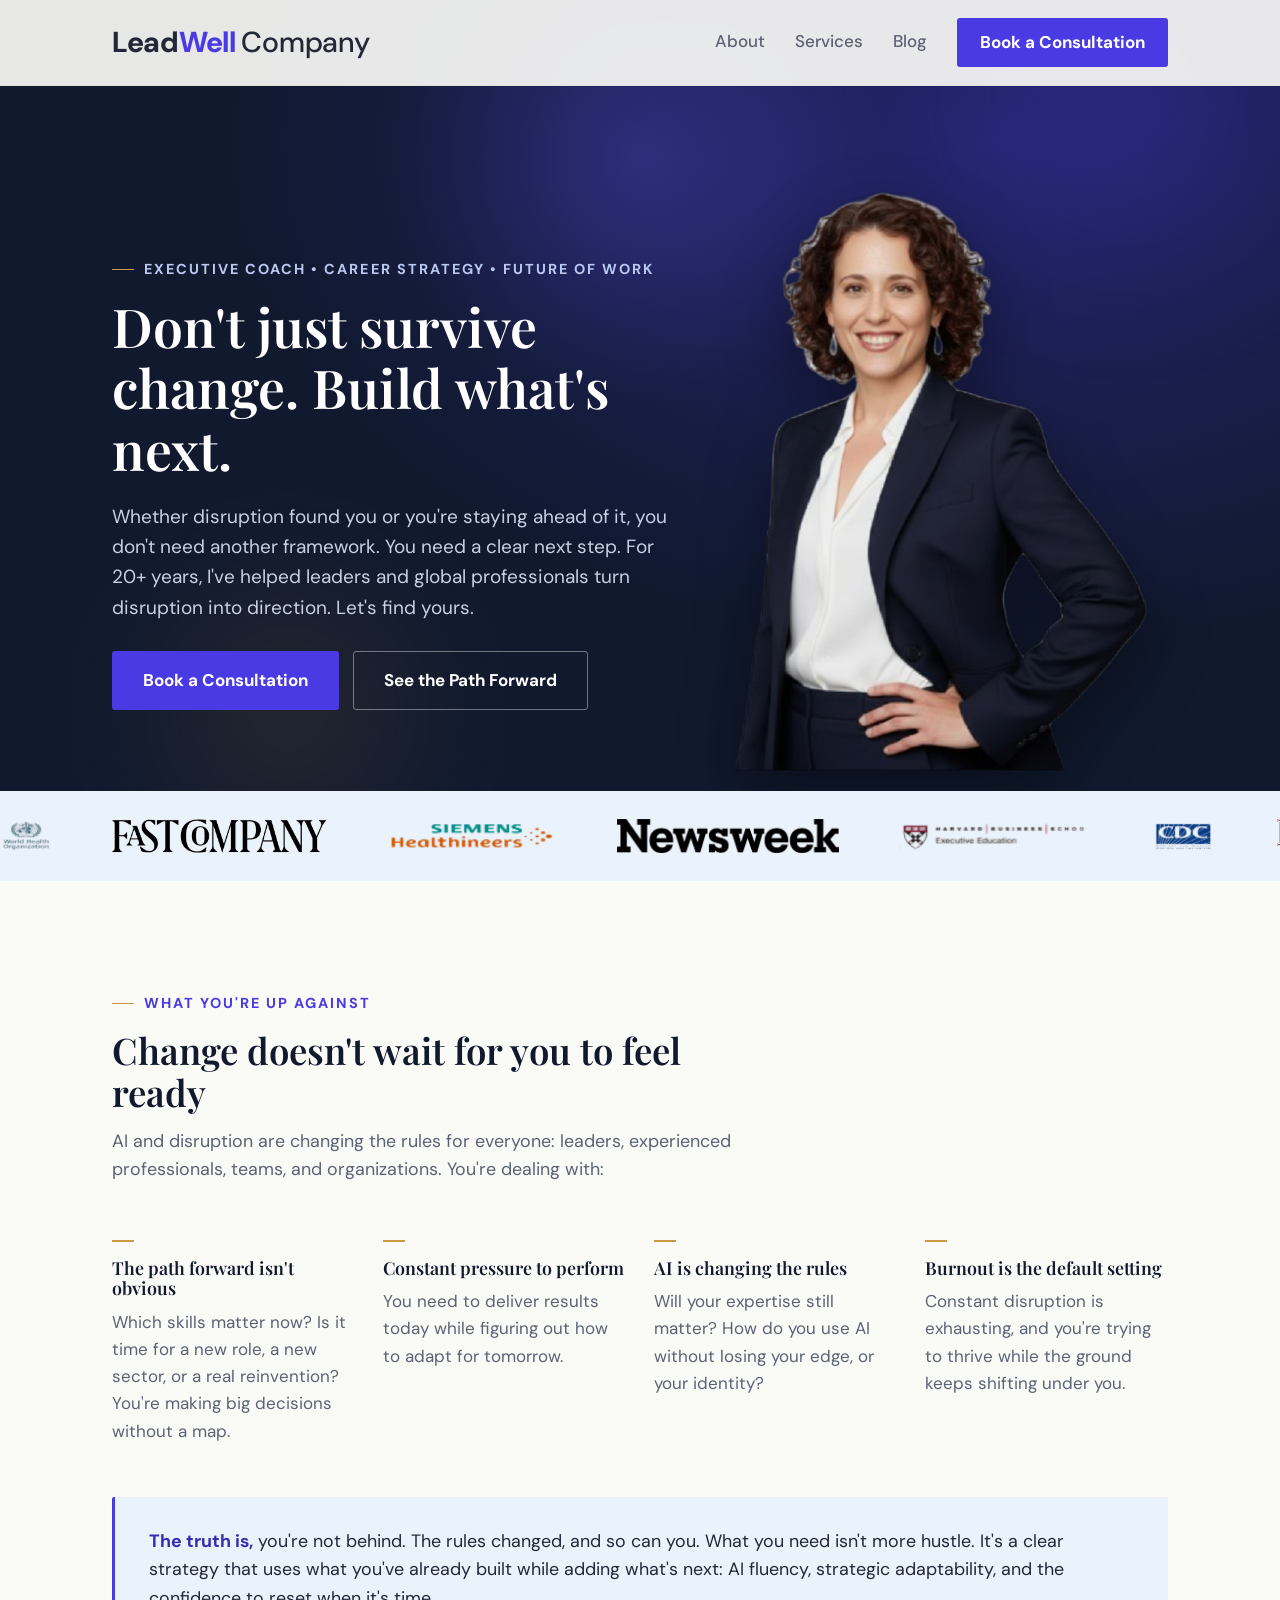
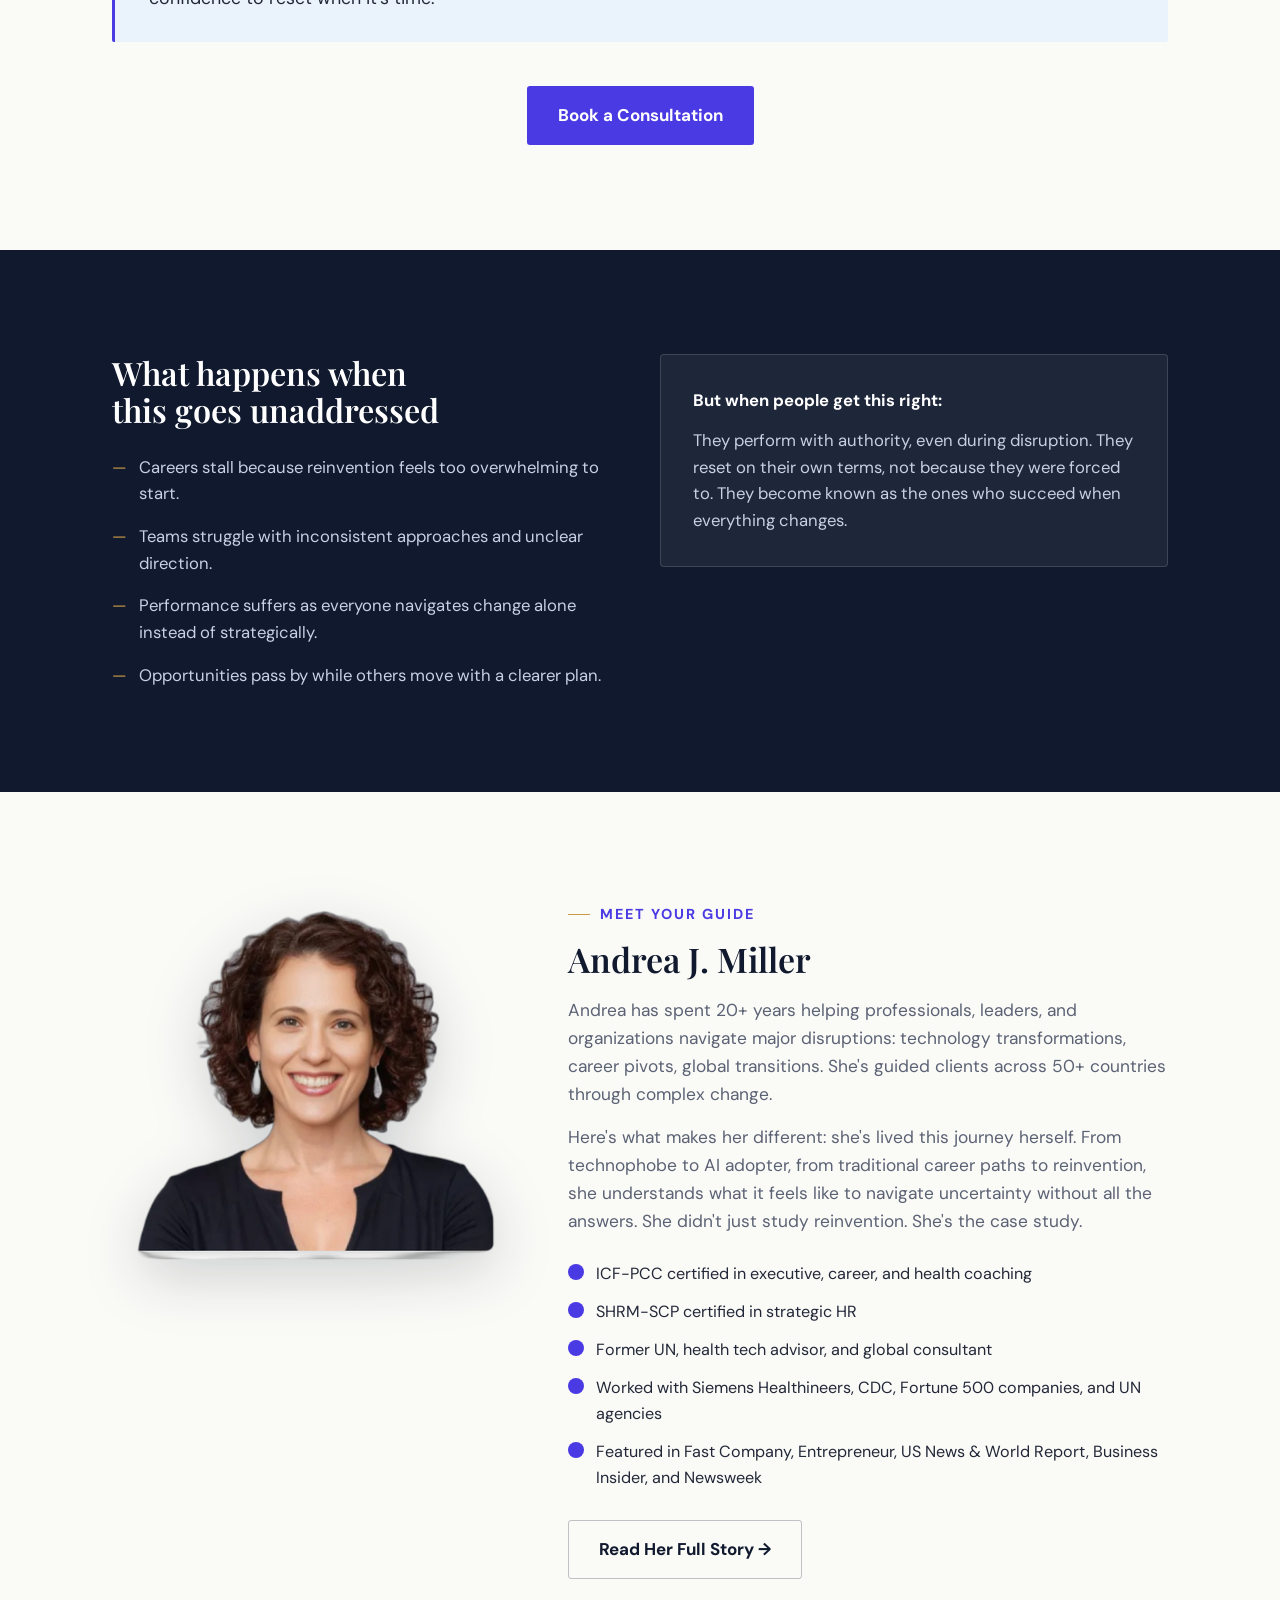
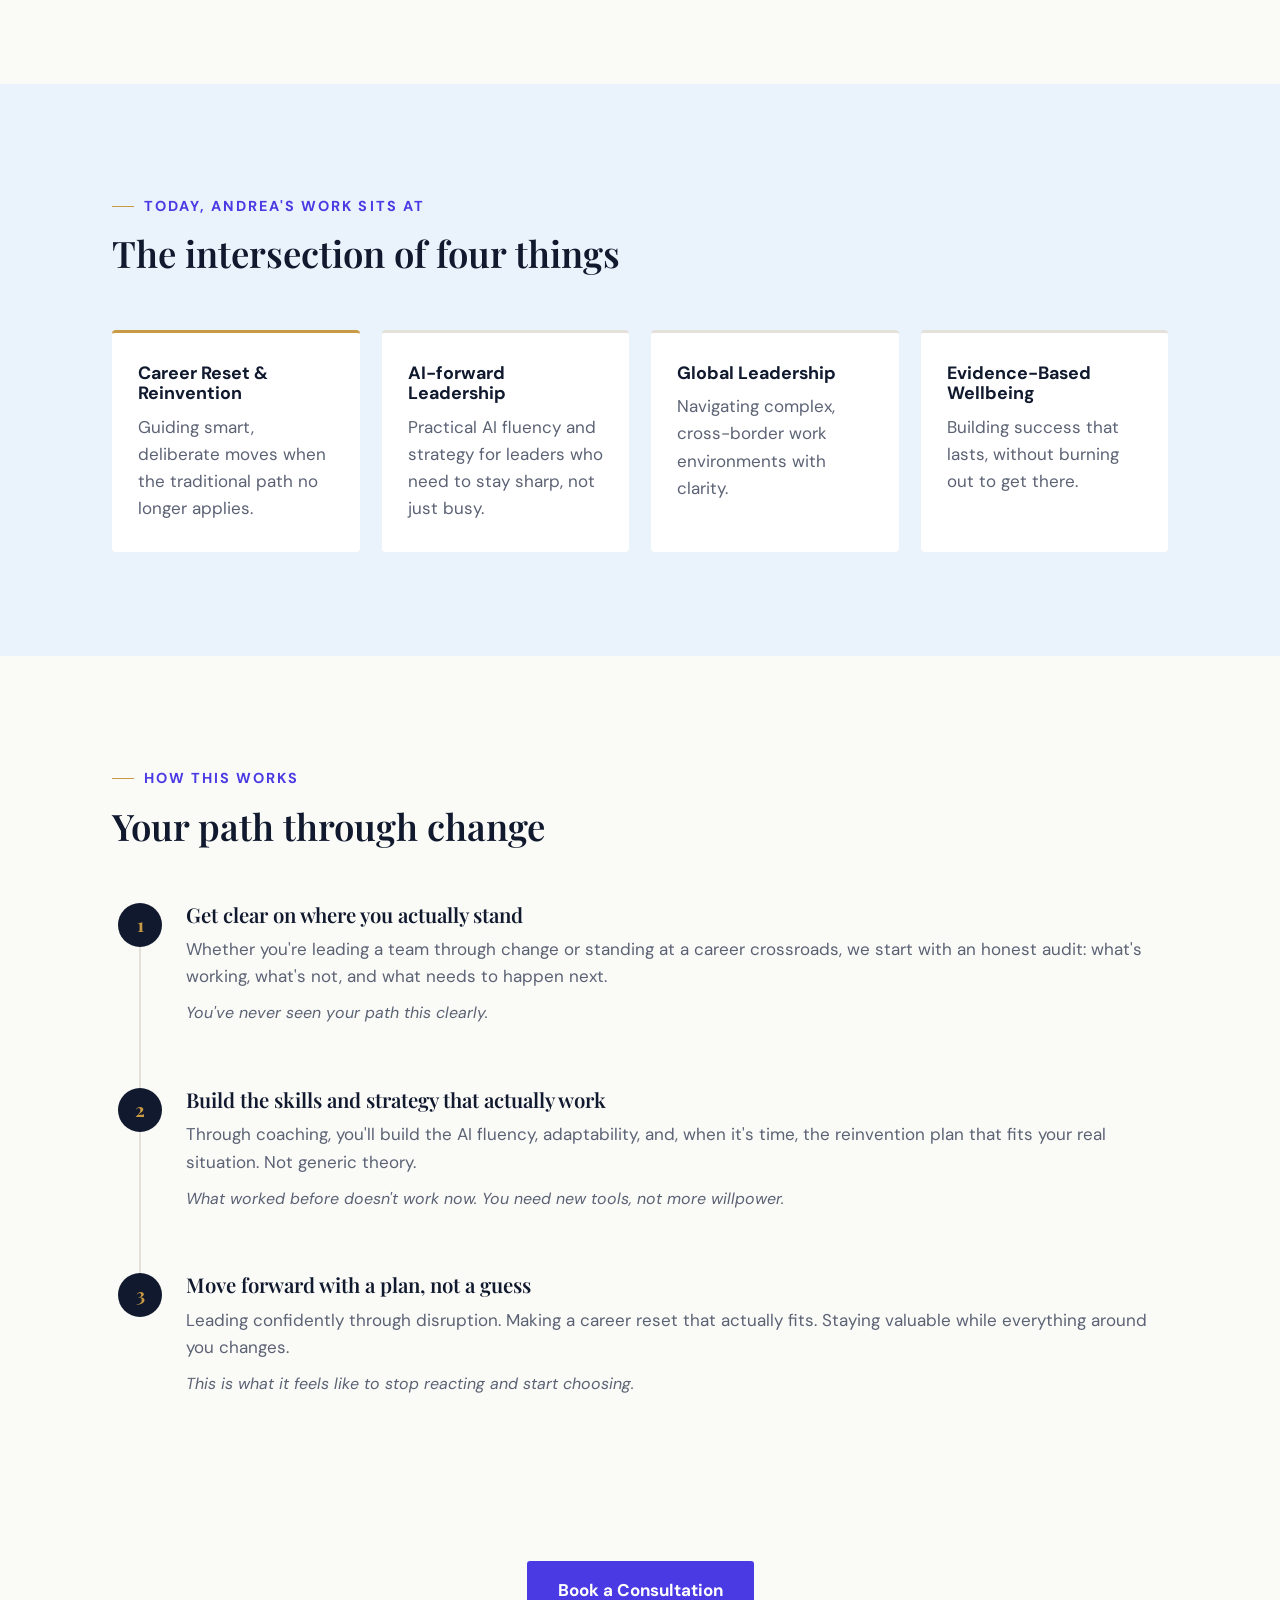
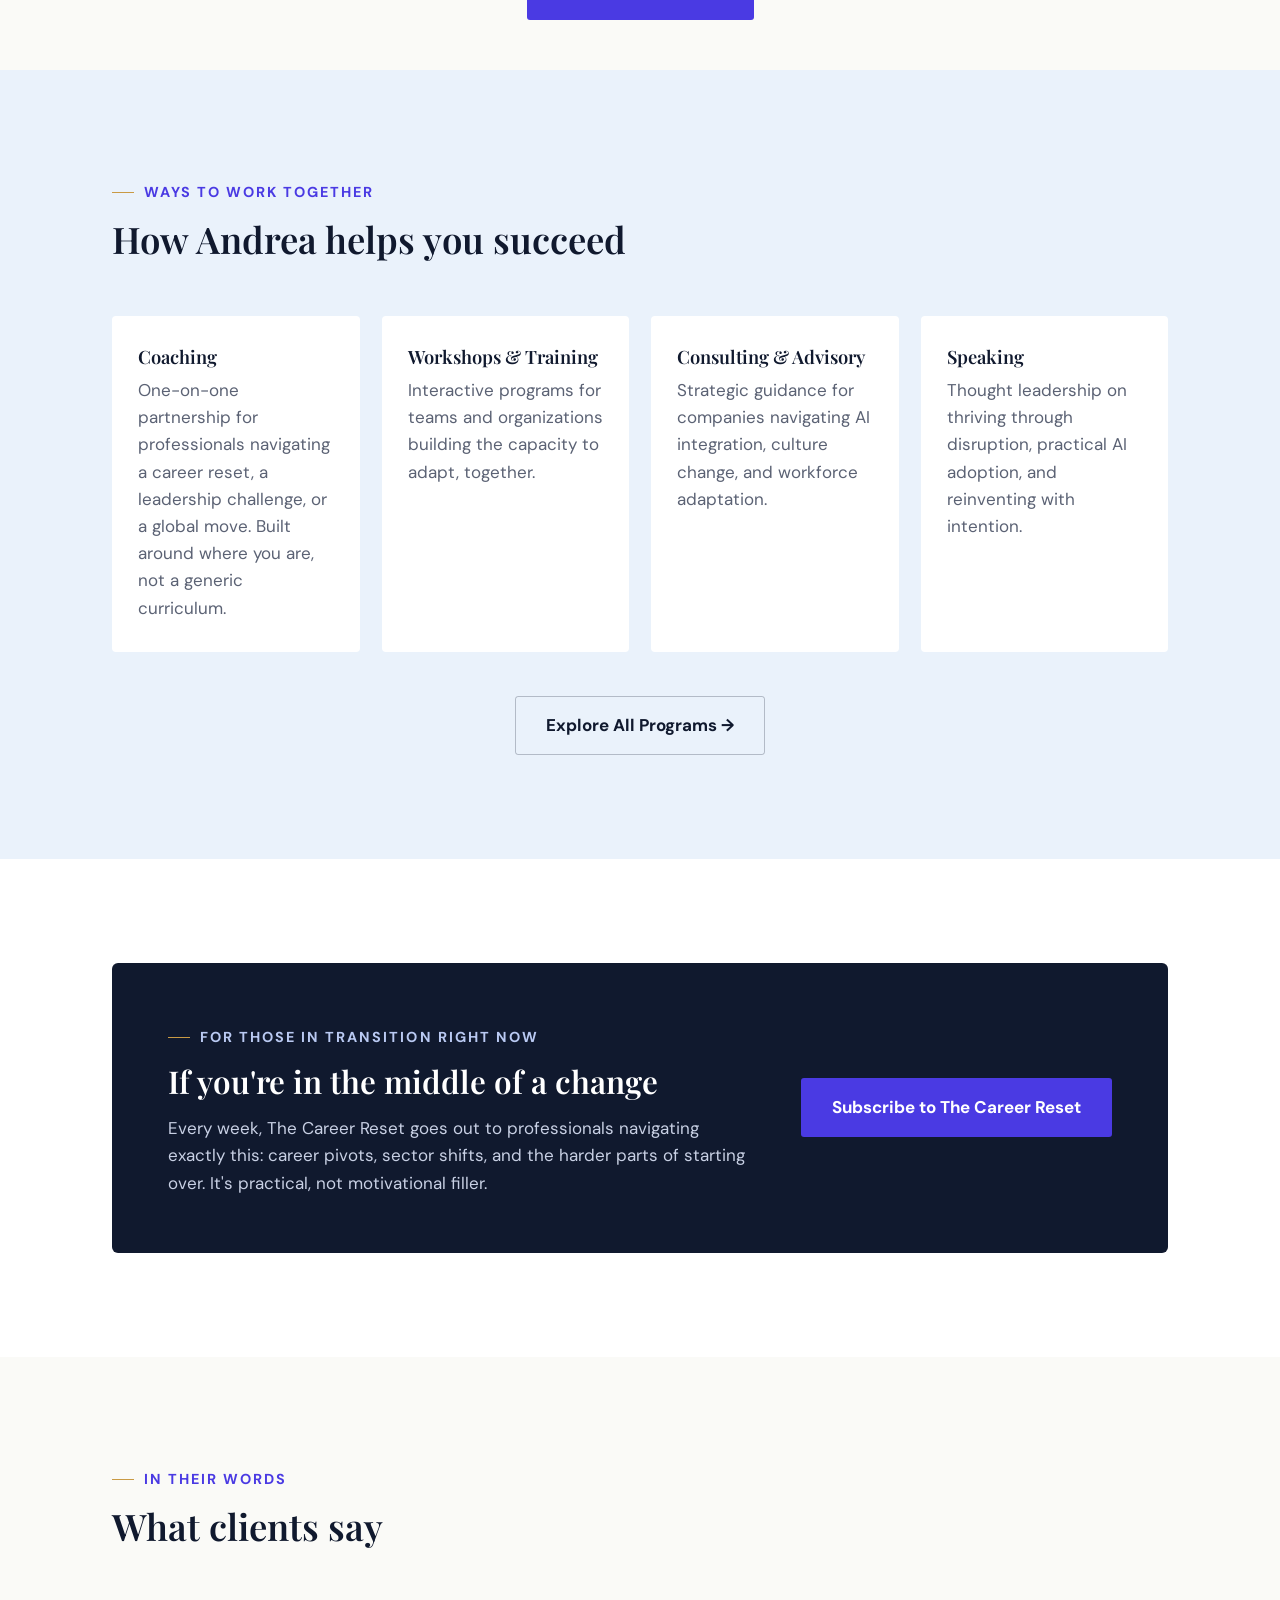
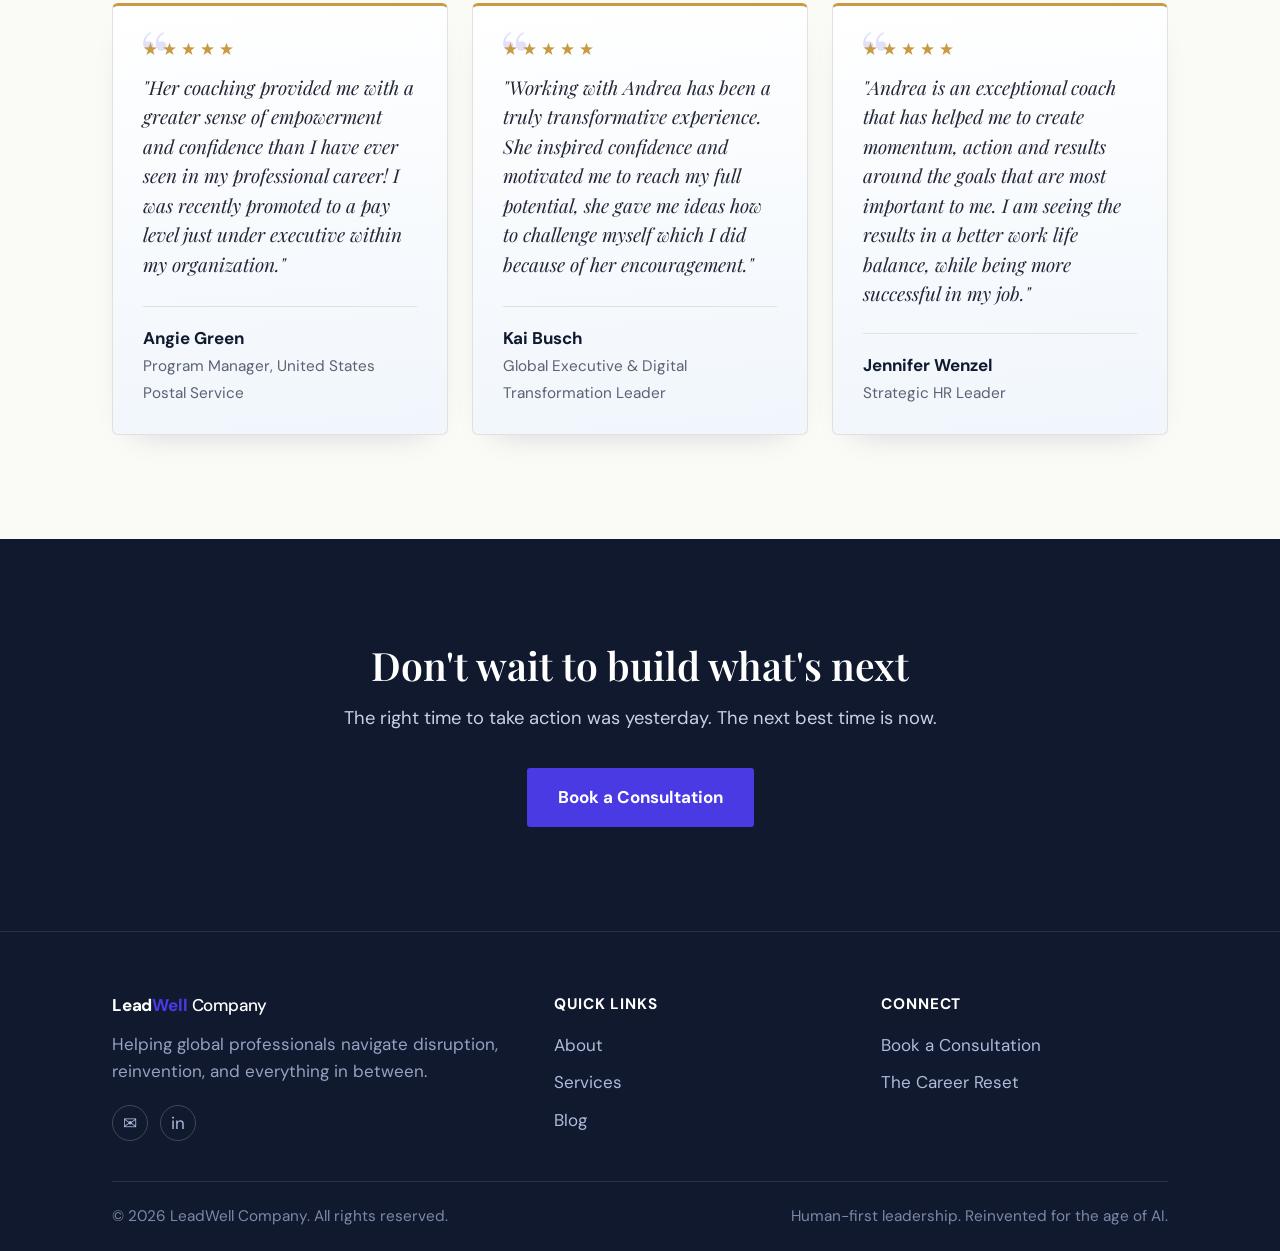
<file: index.html>
<!DOCTYPE html>
<html lang="en">
<head>
<meta charset="UTF-8">
<meta name="viewport" content="width=device-width, initial-scale=1.0">
<title>LeadWell Company | Executive Coaching, AI &amp; Leadership, Career Reinvention</title>
<!-- This line breaks the old cache and sets your new tab icon -->
<link rel="icon" href="data:image/svg+xml,<svg xmlns=%22http://www.w3.org/2000/svg%22 viewBox=%220 0 100 100%22><text y=%22.9em%22 font-size=%2290%22>🧭</text></svg>">
<link rel="preconnect" href="https://fonts.googleapis.com">
<link href="https://fonts.googleapis.com/css2?family=Playfair+Display:ital,wght@0,500;0,600;0,700;1,500&family=DM+Sans:wght@400;500;700;800&display=swap" rel="stylesheet">
<link rel="stylesheet" href="assets/style.css">
</head>
<body>

<header class="site-nav">
  <div class="nav-inner">
    <a href="index.html" class="wordmark"><span class="wm-lead">Lead</span><span class="wm-well">Well</span> <span class="wm-company">Company</span></a>
    <nav class="nav-links" id="navLinks">
      <a href="about.html">About</a>
      <a href="services.html">Services</a>
      <a href="blog.html">Blog</a>
      <a href="contact.html" class="btn btn-primary" style="padding:10px 22px;">Book a Consultation</a>
    </nav>
    <button class="nav-toggle" id="navToggle" aria-label="Toggle menu">&#9776;</button>
  </div>
</header>

<main id="top">

  <!-- HERO -->
  <section class="hero" id="heroSection" style="padding-bottom:0;">
    <div class="hero-blob hero-blob-a" aria-hidden="true"></div>
    <div class="hero-blob hero-blob-b" aria-hidden="true"></div>
    <div class="hero-spotlight" id="heroSpotlight" aria-hidden="true"></div>
    <div class="hero-grid">
      <div class="hero-copy">
        <span class="eyebrow">Executive Coach &bull; Career Strategy &bull; Future of Work</span>
        <h1>Don't just survive change. Build what's next.</h1>
        <p class="hero-sub">Whether disruption found you or you're staying ahead of it, you don't need another framework. You need a clear next step. For 20+ years, I've helped leaders and global professionals turn disruption into direction. Let's find yours.</p>
        <div class="hero-ctas">
          <a href="contact.html" class="btn btn-primary">Book a Consultation</a>
          <a href="#approach" class="btn btn-outline-light">See the Path Forward</a>
        </div>
      </div>
      <div class="hero-photo">
        <div class="hero-photo-frame">
          <img src="assets/images/hero-photo.png" alt="Andrea J. Miller">
        </div>
      </div>
    </div>
  </section>

  <div class="trust">
    <div class="marquee-track">
      <img class="trust-logo" src="assets/images/logos/who.png" alt="World Health Organization">
      <img class="trust-logo" src="assets/images/logos/fast_company.png" alt="Fast Company">
      <img class="trust-logo" src="assets/images/logos/siemens.png" alt="Siemens Healthineers">
      <img class="trust-logo" src="assets/images/logos/newsweek.png" alt="Newsweek">
      <img class="trust-logo" src="assets/images/logos/harvard.png" alt="Harvard Business School Executive Education">
      <img class="trust-logo" src="assets/images/logos/cdc.png" alt="CDC">
      <img class="trust-logo" src="assets/images/logos/entrepreneur.png" alt="Entrepreneur">
      <img class="trust-logo" src="assets/images/logos/unicef.png" alt="UNICEF">
      <img class="trust-logo" src="assets/images/logos/business_insider.png" alt="Business Insider">
      <img class="trust-logo" src="assets/images/logos/who.png" alt="World Health Organization">
      <img class="trust-logo" src="assets/images/logos/fast_company.png" alt="Fast Company">
      <img class="trust-logo" src="assets/images/logos/siemens.png" alt="Siemens Healthineers">
      <img class="trust-logo" src="assets/images/logos/newsweek.png" alt="Newsweek">
      <img class="trust-logo" src="assets/images/logos/harvard.png" alt="Harvard Business School Executive Education">
      <img class="trust-logo" src="assets/images/logos/cdc.png" alt="CDC">
      <img class="trust-logo" src="assets/images/logos/entrepreneur.png" alt="Entrepreneur">
      <img class="trust-logo" src="assets/images/logos/unicef.png" alt="UNICEF">
      <img class="trust-logo" src="assets/images/logos/business_insider.png" alt="Business Insider">
    </div>
  </div>

  <!-- CHALLENGE -->
  <section id="challenge">
    <div class="wrap">
      <div class="section-head reveal">
        <span class="eyebrow">What You're Up Against</span>
        <h2>Change doesn't wait for you to feel ready</h2>
        <p>AI and disruption are changing the rules for everyone: leaders, experienced professionals, teams, and organizations. You're dealing with:</p>
      </div>
      <div class="challenge-grid stagger">
        <div class="pain-card reveal"><div class="pain-mark" aria-hidden="true"></div><h3>The path forward isn't obvious</h3><p>Which skills matter now? Is it time for a new role, a new sector, or a real reinvention? You're making big decisions without a map.</p></div>
        <div class="pain-card reveal"><div class="pain-mark" aria-hidden="true"></div><h3>Constant pressure to perform</h3><p>You need to deliver results today while figuring out how to adapt for tomorrow.</p></div>
        <div class="pain-card reveal"><div class="pain-mark" aria-hidden="true"></div><h3>AI is changing the rules</h3><p>Will your expertise still matter? How do you use AI without losing your edge, or your identity?</p></div>
        <div class="pain-card reveal"><div class="pain-mark" aria-hidden="true"></div><h3>Burnout is the default setting</h3><p>Constant disruption is exhausting, and you're trying to thrive while the ground keeps shifting under you.</p></div>
      </div>
      <div class="truth-box reveal">
        <p><strong>The truth is,</strong> you're not behind. The rules changed, and so can you. What you need isn't more hustle. It's a clear strategy that uses what you've already built while adding what's next: AI fluency, strategic adaptability, and the confidence to reset when it's time.</p>
      </div>
      <div style="padding-top:44px;text-align:center;">
        <a href="contact.html" class="btn btn-primary">Book a Consultation</a>
      </div>
    </div>
  </section>

  <!-- WHAT HAPPENS -->
  <section class="stakes">
    <div class="wrap stakes-grid">
      <div class="reveal">
        <h2>What happens when this goes unaddressed</h2>
        <ul class="stakes-list">
          <li>Careers stall because reinvention feels too overwhelming to start.</li>
          <li>Teams struggle with inconsistent approaches and unclear direction.</li>
          <li>Performance suffers as everyone navigates change alone instead of strategically.</li>
          <li>Opportunities pass by while others move with a clearer plan.</li>
        </ul>
      </div>
      <div class="benefits-card reveal">
        <p>But when people get this right:</p>
        <p>They perform with authority, even during disruption. They reset on their own terms, not because they were forced to. They become known as the ones who succeed when everything changes.</p>
      </div>
    </div>
  </section>

  <!-- BIO -->
  <section id="about">
    <div class="wrap bio-grid">
      <div class="bio-photo reveal">
        <img src="assets/images/bio-headshot.png" alt="Andrea J. Miller headshot">
      </div>
      <div class="bio reveal">
        <span class="eyebrow">Meet Your Guide</span>
        <h2>Andrea J. Miller</h2>
        <p>Andrea has spent 20+ years helping professionals, leaders, and organizations navigate major disruptions: technology transformations, career pivots, global transitions. She's guided clients across 50+ countries through complex change.</p>
        <p>Here's what makes her different: she's lived this journey herself. From technophobe to AI adopter, from traditional career paths to reinvention, she understands what it feels like to navigate uncertainty without all the answers. She didn't just study reinvention. She's the case study.</p>
        <ul class="cred-list">
          <li>ICF-PCC certified in executive, career, and health coaching</li>
          <li>SHRM-SCP certified in strategic HR</li>
          <li>Former UN, health tech advisor, and global consultant</li>
          <li>Worked with Siemens Healthineers, CDC, Fortune 500 companies, and UN agencies</li>
          <li>Featured in Fast Company, Entrepreneur, US News &amp; World Report, Business Insider, and Newsweek</li>
        </ul>
        <a href="about.html" class="btn btn-outline-dark">Read Her Full Story &rarr;</a>
      </div>
    </div>
  </section>

  <!-- PILLARS -->
  <section class="pillars">
    <div class="wrap">
      <div class="section-head reveal">
        <span class="eyebrow">Today, Andrea's Work Sits At</span>
        <h2>The intersection of four things</h2>
      </div>
      <div class="pillars-grid stagger">
        <div class="pillar-card lead reveal"><h3>Career Reset &amp; Reinvention</h3><p>Guiding smart, deliberate moves when the traditional path no longer applies.</p></div>
        <div class="pillar-card reveal"><h3>AI-forward Leadership</h3><p>Practical AI fluency and strategy for leaders who need to stay sharp, not just busy.</p></div>
        <div class="pillar-card reveal"><h3>Global Leadership</h3><p>Navigating complex, cross-border work environments with clarity.</p></div>
        <div class="pillar-card reveal"><h3>Evidence-Based Wellbeing</h3><p>Building success that lasts, without burning out to get there.</p></div>
      </div>
    </div>
  </section>

  <!-- PATH -->
  <section id="approach">
    <div class="wrap">
      <div class="section-head reveal">
        <span class="eyebrow">How This Works</span>
        <h2>Your path through change</h2>
      </div>
      <div class="path-list stagger">
        <div class="path-step reveal">
          <div class="path-node">1</div>
          <div><h3>Get clear on where you actually stand</h3><p>Whether you're leading a team through change or standing at a career crossroads, we start with an honest audit: what's working, what's not, and what needs to happen next.</p><p class="path-note">You've never seen your path this clearly.</p></div>
        </div>
        <div class="path-step reveal">
          <div class="path-node">2</div>
          <div><h3>Build the skills and strategy that actually work</h3><p>Through coaching, you'll build the AI fluency, adaptability, and, when it's time, the reinvention plan that fits your real situation. Not generic theory.</p><p class="path-note">What worked before doesn't work now. You need new tools, not more willpower.</p></div>
        </div>
        <div class="path-step reveal">
          <div class="path-node">3</div>
          <div><h3>Move forward with a plan, not a guess</h3><p>Leading confidently through disruption. Making a career reset that actually fits. Staying valuable while everything around you changes.</p><p class="path-note">This is what it feels like to stop reacting and start choosing.</p></div>
        </div>
      </div>
    </div>
  </section>

  <section style="padding:50px 0;text-align:center;">
    <a href="contact.html" class="btn btn-primary">Book a Consultation</a>
  </section>

  <!-- SERVICES -->
  <section class="services" id="programs">
    <div class="wrap">
      <div class="section-head reveal">
        <span class="eyebrow">Ways to Work Together</span>
        <h2>How Andrea helps you succeed</h2>
      </div>
      <div class="services-grid stagger">
        <div class="service-card reveal"><h3>Coaching</h3><p>One-on-one partnership for professionals navigating a career reset, a leadership challenge, or a global move. Built around where you are, not a generic curriculum.</p></div>
        <div class="service-card reveal"><h3>Workshops &amp; Training</h3><p>Interactive programs for teams and organizations building the capacity to adapt, together.</p></div>
        <div class="service-card reveal"><h3>Consulting &amp; Advisory</h3><p>Strategic guidance for companies navigating AI integration, culture change, and workforce adaptation.</p></div>
        <div class="service-card reveal"><h3>Speaking</h3><p>Thought leadership on thriving through disruption, practical AI adoption, and reinventing with intention.</p></div>
      </div>
      <div class="services-cta reveal"><a href="services.html" class="btn btn-outline-dark">Explore All Programs &rarr;</a></div>
    </div>
  </section>

  <!-- CAREER RESET BRIDGE -->
  <section class="bridge" id="career-reset">
    <div class="wrap">
      <div class="bridge-box reveal">
        <div>
          <span class="eyebrow">For Those In Transition Right Now</span>
          <h2>If you're in the middle of a change</h2>
          <p>Every week, The Career Reset goes out to professionals navigating exactly this: career pivots, sector shifts, and the harder parts of starting over. It's practical, not motivational filler.</p>
        </div>
        <div class="bridge-cta">
          <a href="https://careerreset.substack.com/" target="_blank" rel="noopener" class="btn btn-primary">Subscribe to The Career Reset</a>
        </div>
      </div>
    </div>
  </section>

  <!-- TESTIMONIALS -->
  <section>
    <div class="wrap">
      <div class="section-head reveal">
        <span class="eyebrow">In Their Words</span>
        <h2>What clients say</h2>
      </div>
      <div class="testi-grid stagger">
        <div class="testi-card reveal">
          <div class="stars" aria-hidden="true">
            <svg viewBox="0 0 20 20"><polygon points="10.00,1.00 12.12,7.09 18.56,7.22 13.42,11.11 15.29,17.28 10.00,13.60 4.71,17.28 6.58,11.11 1.44,7.22 7.88,7.09"/></svg>
            <svg viewBox="0 0 20 20"><polygon points="10.00,1.00 12.12,7.09 18.56,7.22 13.42,11.11 15.29,17.28 10.00,13.60 4.71,17.28 6.58,11.11 1.44,7.22 7.88,7.09"/></svg>
            <svg viewBox="0 0 20 20"><polygon points="10.00,1.00 12.12,7.09 18.56,7.22 13.42,11.11 15.29,17.28 10.00,13.60 4.71,17.28 6.58,11.11 1.44,7.22 7.88,7.09"/></svg>
            <svg viewBox="0 0 20 20"><polygon points="10.00,1.00 12.12,7.09 18.56,7.22 13.42,11.11 15.29,17.28 10.00,13.60 4.71,17.28 6.58,11.11 1.44,7.22 7.88,7.09"/></svg>
            <svg viewBox="0 0 20 20"><polygon points="10.00,1.00 12.12,7.09 18.56,7.22 13.42,11.11 15.29,17.28 10.00,13.60 4.71,17.28 6.58,11.11 1.44,7.22 7.88,7.09"/></svg>
          </div>
          <p class="quote">"Her coaching provided me with a greater sense of empowerment and confidence than I have ever seen in my professional career! I was recently promoted to a pay level just under executive within my organization."</p>
          <div class="testi-who"><strong>Angie Green</strong><span>Program Manager, United States Postal Service</span></div>
        </div>
        <div class="testi-card reveal">
          <div class="stars" aria-hidden="true">
            <svg viewBox="0 0 20 20"><polygon points="10.00,1.00 12.12,7.09 18.56,7.22 13.42,11.11 15.29,17.28 10.00,13.60 4.71,17.28 6.58,11.11 1.44,7.22 7.88,7.09"/></svg>
            <svg viewBox="0 0 20 20"><polygon points="10.00,1.00 12.12,7.09 18.56,7.22 13.42,11.11 15.29,17.28 10.00,13.60 4.71,17.28 6.58,11.11 1.44,7.22 7.88,7.09"/></svg>
            <svg viewBox="0 0 20 20"><polygon points="10.00,1.00 12.12,7.09 18.56,7.22 13.42,11.11 15.29,17.28 10.00,13.60 4.71,17.28 6.58,11.11 1.44,7.22 7.88,7.09"/></svg>
            <svg viewBox="0 0 20 20"><polygon points="10.00,1.00 12.12,7.09 18.56,7.22 13.42,11.11 15.29,17.28 10.00,13.60 4.71,17.28 6.58,11.11 1.44,7.22 7.88,7.09"/></svg>
            <svg viewBox="0 0 20 20"><polygon points="10.00,1.00 12.12,7.09 18.56,7.22 13.42,11.11 15.29,17.28 10.00,13.60 4.71,17.28 6.58,11.11 1.44,7.22 7.88,7.09"/></svg>
          </div>
          <p class="quote">"Working with Andrea has been a truly transformative experience. She inspired confidence and motivated me to reach my full potential, she gave me ideas how to challenge myself which I did because of her encouragement."</p>
          <div class="testi-who"><strong>Kai Busch</strong><span>Global Executive &amp; Digital Transformation Leader</span></div>
        </div>
        <div class="testi-card reveal">
          <div class="stars" aria-hidden="true">
            <svg viewBox="0 0 20 20"><polygon points="10.00,1.00 12.12,7.09 18.56,7.22 13.42,11.11 15.29,17.28 10.00,13.60 4.71,17.28 6.58,11.11 1.44,7.22 7.88,7.09"/></svg>
            <svg viewBox="0 0 20 20"><polygon points="10.00,1.00 12.12,7.09 18.56,7.22 13.42,11.11 15.29,17.28 10.00,13.60 4.71,17.28 6.58,11.11 1.44,7.22 7.88,7.09"/></svg>
            <svg viewBox="0 0 20 20"><polygon points="10.00,1.00 12.12,7.09 18.56,7.22 13.42,11.11 15.29,17.28 10.00,13.60 4.71,17.28 6.58,11.11 1.44,7.22 7.88,7.09"/></svg>
            <svg viewBox="0 0 20 20"><polygon points="10.00,1.00 12.12,7.09 18.56,7.22 13.42,11.11 15.29,17.28 10.00,13.60 4.71,17.28 6.58,11.11 1.44,7.22 7.88,7.09"/></svg>
            <svg viewBox="0 0 20 20"><polygon points="10.00,1.00 12.12,7.09 18.56,7.22 13.42,11.11 15.29,17.28 10.00,13.60 4.71,17.28 6.58,11.11 1.44,7.22 7.88,7.09"/></svg>
          </div>
          <p class="quote">"Andrea is an exceptional coach that has helped me to create momentum, action and results around the goals that are most important to me. I am seeing the results in a better work life balance, while being more successful in my job."</p>
          <div class="testi-who"><strong>Jennifer Wenzel</strong><span>Strategic HR Leader</span></div>
        </div>
      </div>
    </div>
  </section>

  <!-- FINAL CTA -->
  <section class="final-cta" id="contact">
    <div class="wrap reveal">
      <h2>Don't wait to build what's next</h2>
      <p>The right time to take action was yesterday. The next best time is now.</p>
      <a href="contact.html" class="btn btn-primary">Book a Consultation</a>
    </div>
  </section>

</main>

<footer>
  <div class="wrap">
    <div class="footer-grid">
      <div>
        <a href="index.html" class="wordmark"><span class="wm-lead">Lead</span><span class="wm-well">Well</span> <span class="wm-company">Company</span></a>
        <p>Helping global professionals navigate disruption, reinvention, and everything in between.</p>
        <div class="footer-icons" style="margin-top:20px;">
          <a href="mailto:andrea@leadwellcompany.com" aria-label="Email">&#9993;</a>
          <a href="https://www.linkedin.com/in/andreajmiller" aria-label="LinkedIn" target="_blank" rel="noopener">in</a>
        </div>
      </div>
      <div>
        <h4>Quick Links</h4>
        <ul>
          <li><a href="about.html">About</a></li>
          <li><a href="services.html">Services</a></li>
          <li><a href="blog.html">Blog</a></li>
        </ul>
      </div>
      <div>
        <h4>Connect</h4>
        <ul>
          <li><a href="contact.html">Book a Consultation</a></li>
          <li><a href="https://careerreset.substack.com/" target="_blank" rel="noopener">The Career Reset</a></li>
        </ul>
      </div>
    </div>
    <div class="footer-bottom">
      <span>&copy; 2026 LeadWell Company. All rights reserved.</span>
      <span>Human-first leadership. Reinvented for the age of AI.</span>
    </div>
  </div>
</footer>

<script src="assets/script.js" defer></script>
</body>
</html>
</file>
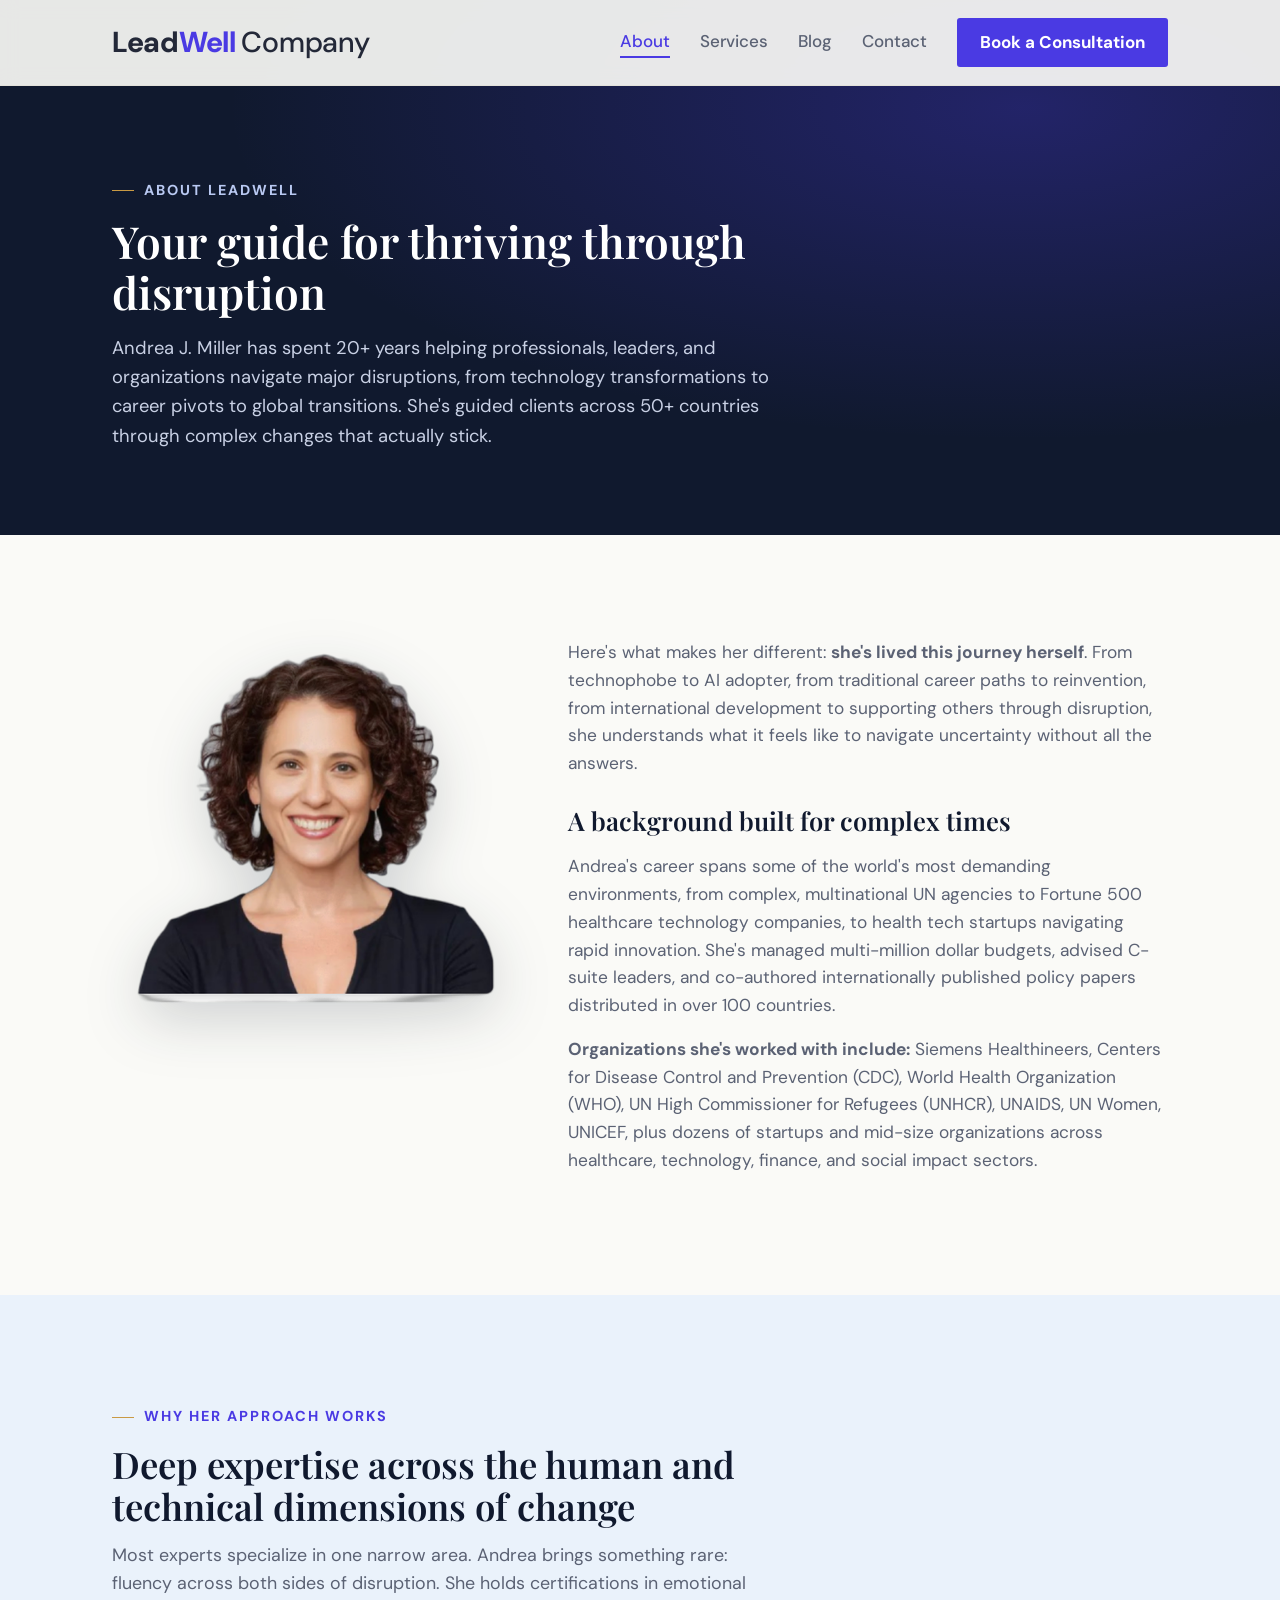
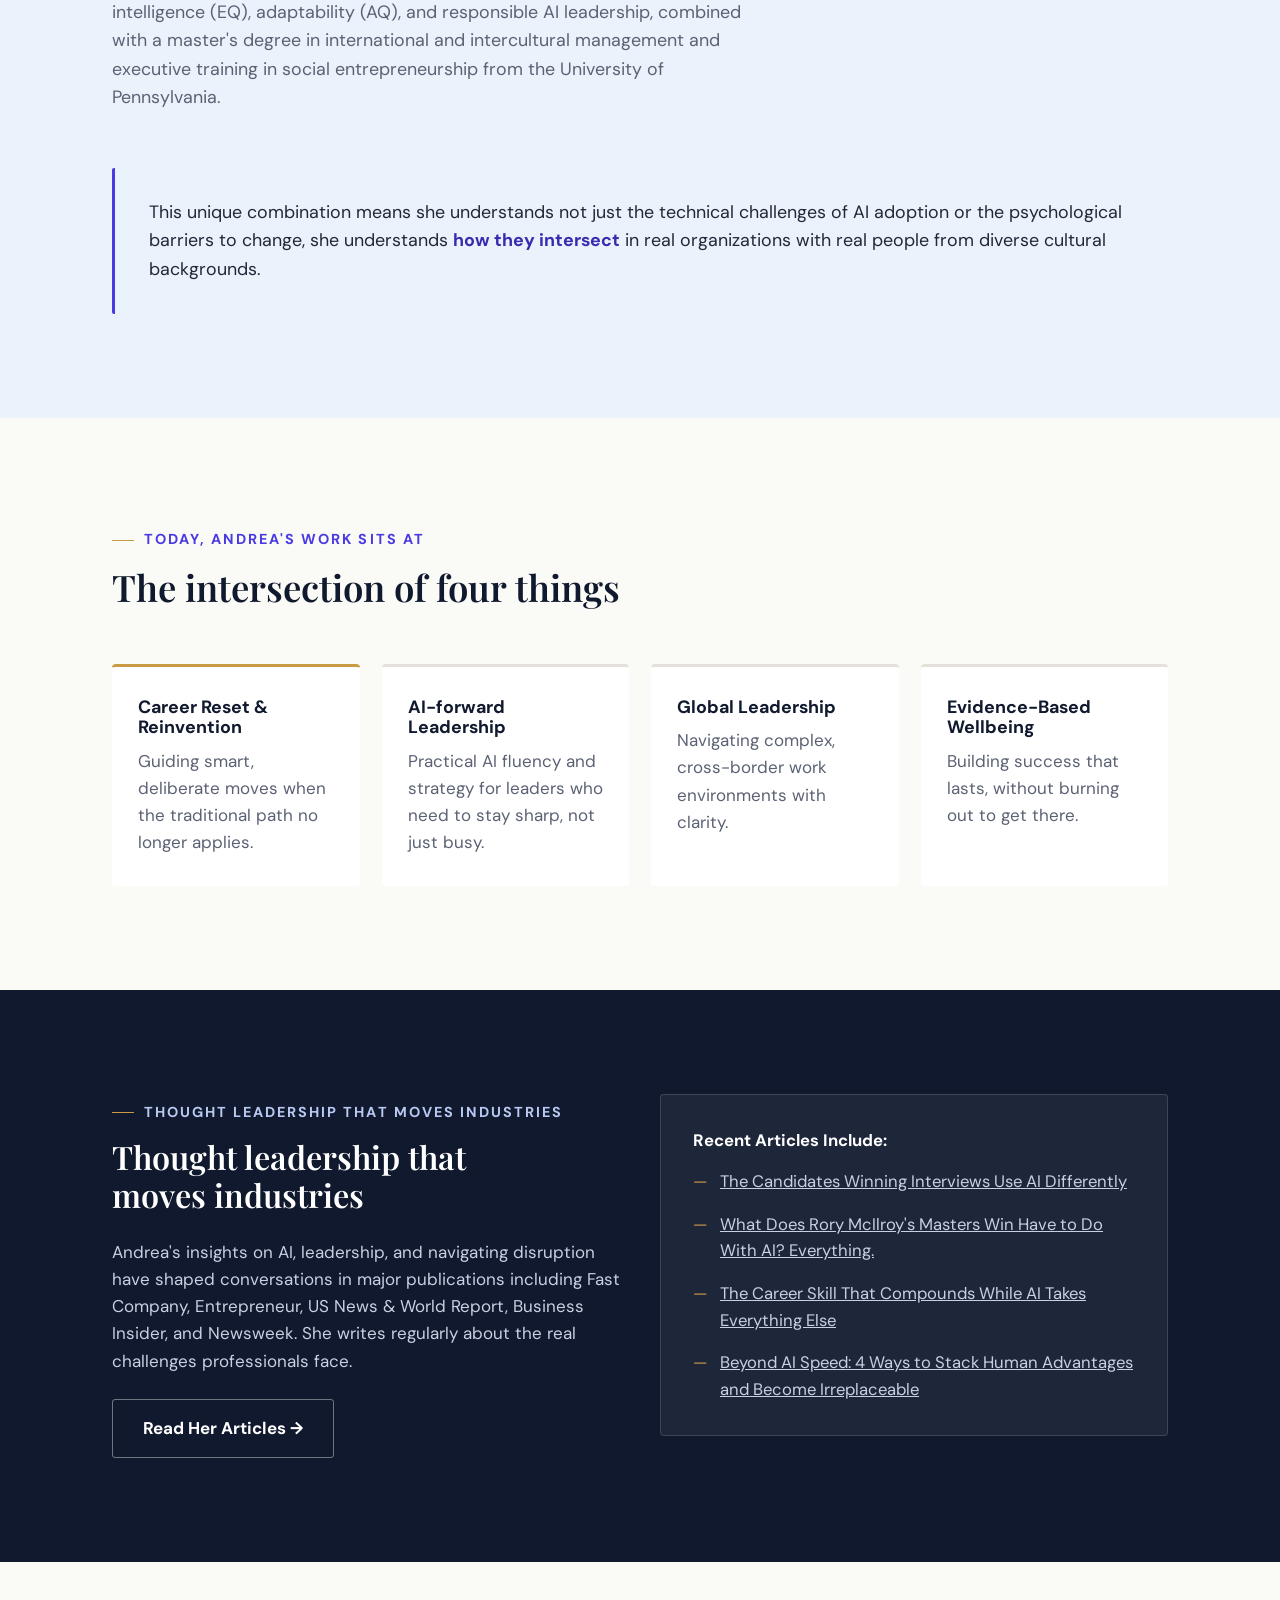
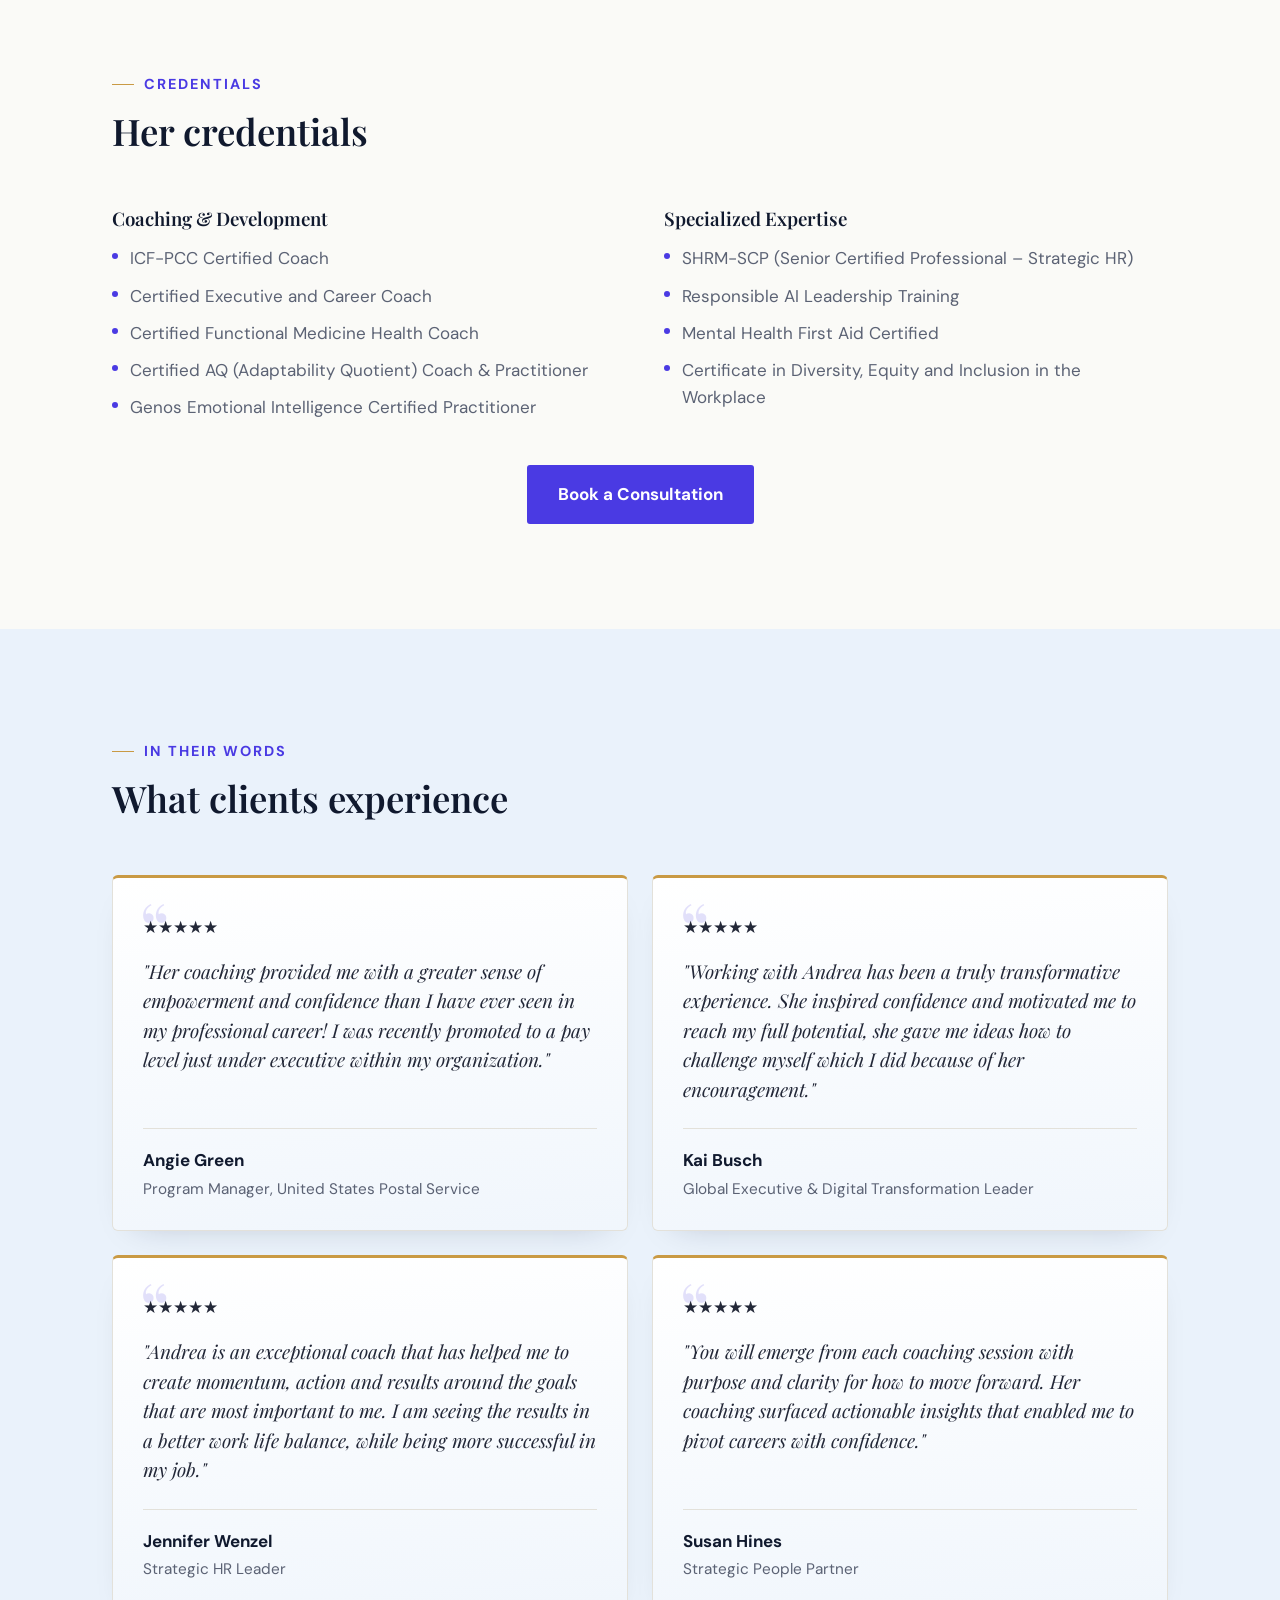
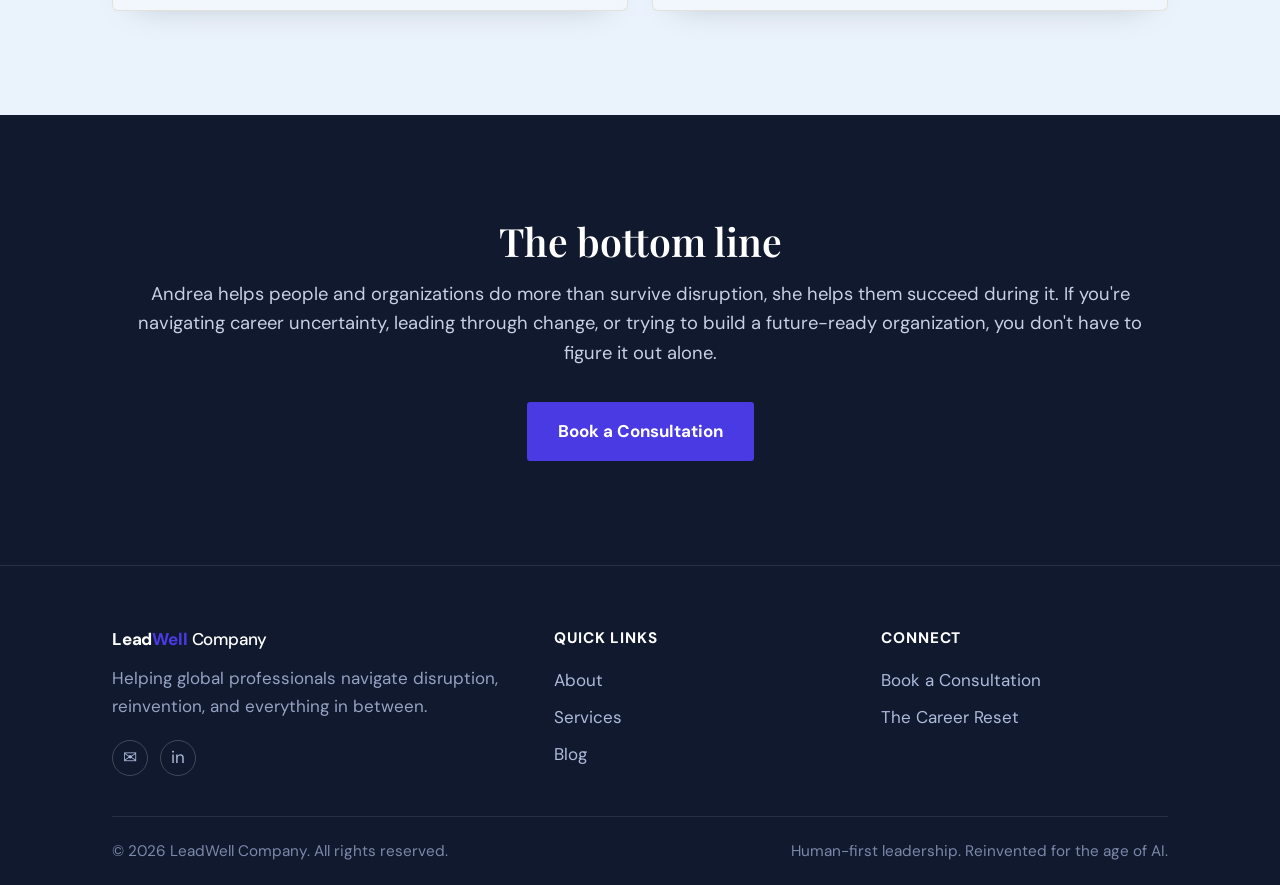
<file: about.html>
<!DOCTYPE html>
<html lang="en">
<head>
<meta charset="UTF-8">
<meta name="viewport" content="width=device-width, initial-scale=1.0">
<title>About | LeadWell Company</title>
<link rel="icon" href="data:image/svg+xml,<svg xmlns=%22http://www.w3.org/2000/svg%22 viewBox=%220 0 100 100%22><text y=%22.9em%22 font-size=%2290%22>🧭</text></svg>">
<meta name="description" content="Andrea J. Miller has spent 20+ years helping professionals, leaders, and organizations navigate major disruptions across 50+ countries.">
<link rel="preconnect" href="https://fonts.googleapis.com">
<link href="https://fonts.googleapis.com/css2?family=Playfair+Display:ital,wght@0,500;0,600;0,700;1,500&family=DM+Sans:wght@400;500;700;800&display=swap" rel="stylesheet">
<link rel="stylesheet" href="assets/style.css">
</head>
<body>
<header class="site-nav">
  <div class="nav-inner">
    <a href="index.html" class="wordmark"><span class="wm-lead">Lead</span><span class="wm-well">Well</span> <span class="wm-company">Company</span></a>
    <nav class="nav-links" id="navLinks">
      <a href="about.html" class="active">About</a>
      <a href="services.html">Services</a>
      <a href="blog.html">Blog</a>
      <a href="contact.html">Contact</a>
      <a href="contact.html" class="btn btn-primary" style="padding:10px 22px;">Book a Consultation</a>
    </nav>
    <button class="nav-toggle" id="navToggle" aria-label="Toggle menu">&#9776;</button>
  </div>
</header>

<main>
  <section class="page-header">
    <div class="wrap reveal">
      <span class="eyebrow">About LeadWell</span>
      <h1>Your guide for thriving through disruption</h1>
      <p>Andrea J. Miller has spent 20+ years helping professionals, leaders, and organizations navigate major disruptions, from technology transformations to career pivots to global transitions. She's guided clients across 50+ countries through complex changes that actually stick.</p>
    </div>
  </section>

  <section>
    <div class="wrap bio-grid">
      <div class="bio-photo reveal">
        <img src="assets/images/bio-headshot.png" alt="Andrea J. Miller">
      </div>
      <div class="bio reveal">
        <p>Here's what makes her different: <strong>she's lived this journey herself</strong>. From technophobe to AI adopter, from traditional career paths to reinvention, from international development to supporting others through disruption, she understands what it feels like to navigate uncertainty without all the answers.</p>
        <h2 style="font-size:1.5rem;margin-top:28px;">A background built for complex times</h2>
        <p>Andrea's career spans some of the world's most demanding environments, from complex, multinational UN agencies to Fortune 500 healthcare technology companies, to health tech startups navigating rapid innovation. She's managed multi-million dollar budgets, advised C-suite leaders, and co-authored internationally published policy papers distributed in over 100 countries.</p>
        <p><strong>Organizations she's worked with include:</strong> Siemens Healthineers, Centers for Disease Control and Prevention (CDC), World Health Organization (WHO), UN High Commissioner for Refugees (UNHCR), UNAIDS, UN Women, UNICEF, plus dozens of startups and mid-size organizations across healthcare, technology, finance, and social impact sectors.</p>
      </div>
    </div>
  </section>

  <section class="pillars">
    <div class="wrap">
      <div class="section-head reveal">
        <span class="eyebrow">Why Her Approach Works</span>
        <h2>Deep expertise across the human and technical dimensions of change</h2>
        <p>Most experts specialize in one narrow area. Andrea brings something rare: fluency across both sides of disruption. She holds certifications in emotional intelligence (EQ), adaptability (AQ), and responsible AI leadership, combined with a master's degree in international and intercultural management and executive training in social entrepreneurship from the University of Pennsylvania.</p>
      </div>
      <div class="truth-box reveal">
        <p>This unique combination means she understands not just the technical challenges of AI adoption or the psychological barriers to change, she understands <strong>how they intersect</strong> in real organizations with real people from diverse cultural backgrounds.</p>
      </div>
    </div>
  </section>

  <section>
    <div class="wrap">
      <div class="section-head reveal">
        <span class="eyebrow">Today, Andrea's Work Sits At</span>
        <h2>The intersection of four things</h2>
      </div>
      <div class="pillars-grid stagger">
        <div class="pillar-card lead reveal"><h3>Career Reset &amp; Reinvention</h3><p>Guiding smart, deliberate moves when the traditional path no longer applies.</p></div>
        <div class="pillar-card reveal"><h3>AI-forward Leadership</h3><p>Practical AI fluency and strategy for leaders who need to stay sharp, not just busy.</p></div>
        <div class="pillar-card reveal"><h3>Global Leadership</h3><p>Navigating complex, cross-border work environments with clarity.</p></div>
        <div class="pillar-card reveal"><h3>Evidence-Based Wellbeing</h3><p>Building success that lasts, without burning out to get there.</p></div>
      </div>
    </div>
  </section>

  <section class="stakes">
    <div class="wrap stakes-grid">
      <div class="reveal">
        <span class="eyebrow" style="color:#B9C9F2;">Thought Leadership That Moves Industries</span>
        <h2>Thought leadership that moves industries</h2>
        <p style="color:#C8D0E4;margin-bottom:24px;max-width:none;">Andrea's insights on AI, leadership, and navigating disruption have shaped conversations in major publications including Fast Company, Entrepreneur, US News &amp; World Report, Business Insider, and Newsweek. She writes regularly about the real challenges professionals face.</p>
        <a href="blog.html" class="btn btn-outline-light">Read Her Articles &rarr;</a>
      </div>
      <div class="benefits-card reveal">
        <p>Recent Articles Include:</p>
        <ul class="stakes-list">
          <li><a href="post-ai-interviews-differently.html" style="color:inherit;">The Candidates Winning Interviews Use AI Differently</a></li>
          <li><a href="post-rory-mcilroy-masters.html" style="color:inherit;">What Does Rory McIlroy's Masters Win Have to Do With AI? Everything.</a></li>
          <li><a href="post-career-skill-compounds.html" style="color:inherit;">The Career Skill That Compounds While AI Takes Everything Else</a></li>
          <li><a href="post-stack-human-advantages.html" style="color:inherit;">Beyond AI Speed: 4 Ways to Stack Human Advantages and Become Irreplaceable</a></li>
        </ul>
      </div>
    </div>
  </section>

  <section>
    <div class="wrap">
      <div class="section-head reveal">
        <span class="eyebrow">Credentials</span>
        <h2>Her credentials</h2>
      </div>
      <div class="cred-columns">
        <div class="cred-block reveal">
          <h3>Coaching &amp; Development</h3>
          <ul>
            <li>ICF-PCC Certified Coach</li>
            <li>Certified Executive and Career Coach</li>
            <li>Certified Functional Medicine Health Coach</li>
            <li>Certified AQ (Adaptability Quotient) Coach &amp; Practitioner</li>
            <li>Genos Emotional Intelligence Certified Practitioner</li>
          </ul>
        </div>
        <div class="cred-block reveal">
          <h3>Specialized Expertise</h3>
          <ul>
            <li>SHRM-SCP (Senior Certified Professional &ndash; Strategic HR)</li>
            <li>Responsible AI Leadership Training</li>
            <li>Mental Health First Aid Certified</li>
            <li>Certificate in Diversity, Equity and Inclusion in the Workplace</li>
          </ul>
        </div>
      </div>
      <div style="padding-top:44px;text-align:center;">
        <a href="contact.html" class="btn btn-primary">Book a Consultation</a>
      </div>
    </div>
  </section>

  <section class="pillars">
    <div class="wrap">
      <div class="section-head reveal">
        <span class="eyebrow">In Their Words</span>
        <h2>What clients experience</h2>
      </div>
      <div class="testi-grid testi-grid-2 stagger">
        <div class="testi-card reveal">
          <div class="stars">&#9733;&#9733;&#9733;&#9733;&#9733;</div>
          <p class="quote">"Her coaching provided me with a greater sense of empowerment and confidence than I have ever seen in my professional career! I was recently promoted to a pay level just under executive within my organization."</p>
          <div class="testi-who"><strong>Angie Green</strong><span>Program Manager, United States Postal Service</span></div>
        </div>
        <div class="testi-card reveal">
          <div class="stars">&#9733;&#9733;&#9733;&#9733;&#9733;</div>
          <p class="quote">"Working with Andrea has been a truly transformative experience. She inspired confidence and motivated me to reach my full potential, she gave me ideas how to challenge myself which I did because of her encouragement."</p>
          <div class="testi-who"><strong>Kai Busch</strong><span>Global Executive &amp; Digital Transformation Leader</span></div>
        </div>
        <div class="testi-card reveal">
          <div class="stars">&#9733;&#9733;&#9733;&#9733;&#9733;</div>
          <p class="quote">"Andrea is an exceptional coach that has helped me to create momentum, action and results around the goals that are most important to me. I am seeing the results in a better work life balance, while being more successful in my job."</p>
          <div class="testi-who"><strong>Jennifer Wenzel</strong><span>Strategic HR Leader</span></div>
        </div>
        <div class="testi-card reveal">
          <div class="stars">&#9733;&#9733;&#9733;&#9733;&#9733;</div>
          <p class="quote">"You will emerge from each coaching session with purpose and clarity for how to move forward. Her coaching surfaced actionable insights that enabled me to pivot careers with confidence."</p>
          <div class="testi-who"><strong>Susan Hines</strong><span>Strategic People Partner</span></div>
        </div>
      </div>
    </div>
  </section>

  <section class="final-cta">
    <div class="wrap reveal">
      <h2>The bottom line</h2>
      <p>Andrea helps people and organizations do more than survive disruption, she helps them succeed during it. If you're navigating career uncertainty, leading through change, or trying to build a future-ready organization, you don't have to figure it out alone.</p>
      <a href="contact.html" class="btn btn-primary">Book a Consultation</a>
    </div>
  </section>
</main>
<footer>
  <div class="wrap">
    <div class="footer-grid">
      <div>
        <a href="index.html" class="wordmark"><span class="wm-lead">Lead</span><span class="wm-well">Well</span> <span class="wm-company">Company</span></a>
        <p>Helping global professionals navigate disruption, reinvention, and everything in between.</p>
        <div class="footer-icons" style="margin-top:20px;">
          <a href="mailto:andrea@leadwellcompany.com" aria-label="Email">&#9993;</a>
          <a href="https://www.linkedin.com/in/andreajmiller" aria-label="LinkedIn" target="_blank" rel="noopener">in</a>
        </div>
      </div>
      <div>
        <h4>Quick Links</h4>
        <ul>
          <li><a href="about.html">About</a></li>
          <li><a href="services.html">Services</a></li>
          <li><a href="blog.html">Blog</a></li>
        </ul>
      </div>
      <div>
        <h4>Connect</h4>
        <ul>
          <li><a href="contact.html">Book a Consultation</a></li>
          <li><a href="https://careerreset.substack.com/" target="_blank" rel="noopener">The Career Reset</a></li>
        </ul>
      </div>
    </div>
    <div class="footer-bottom">
      <span>&copy; 2026 LeadWell Company. All rights reserved.</span>
      <span>Human-first leadership. Reinvented for the age of AI.</span>
    </div>
  </div>
</footer>

<script src="assets/script.js" defer></script>
</body>
</html>
</file>
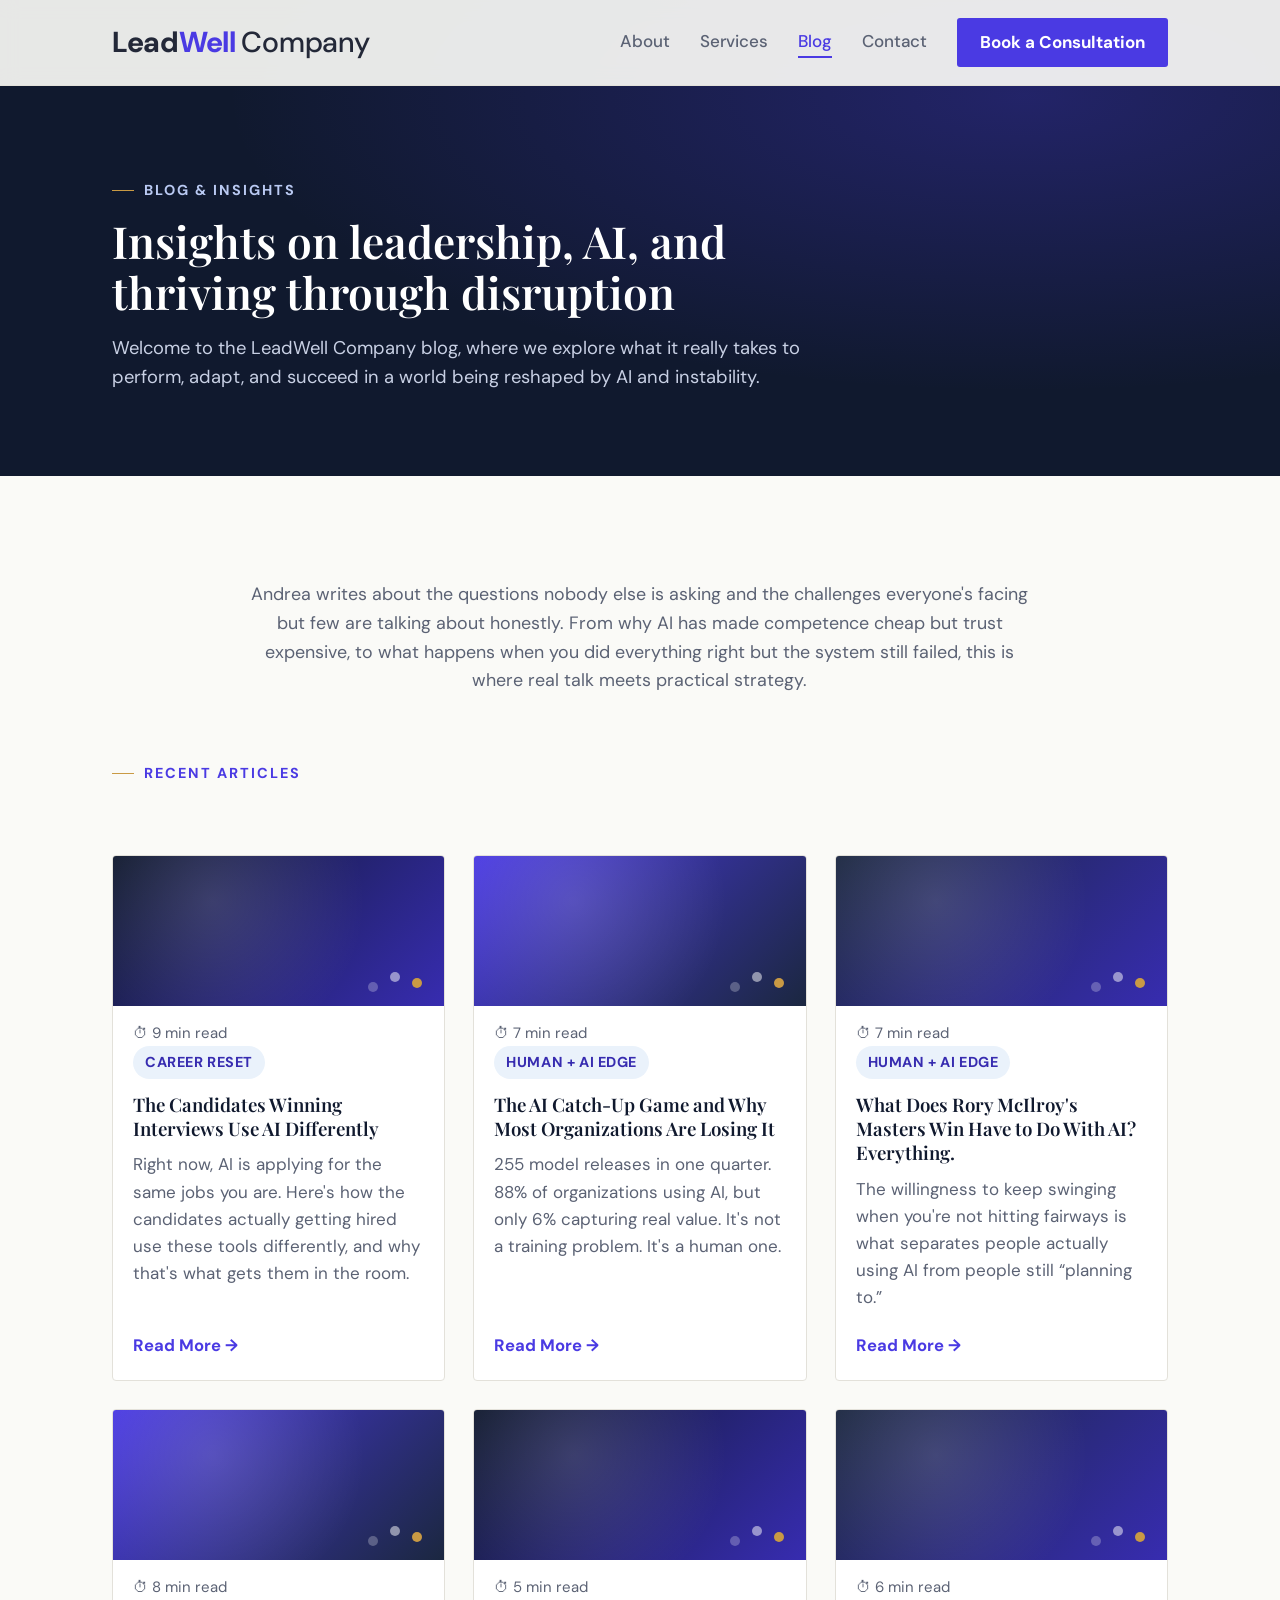
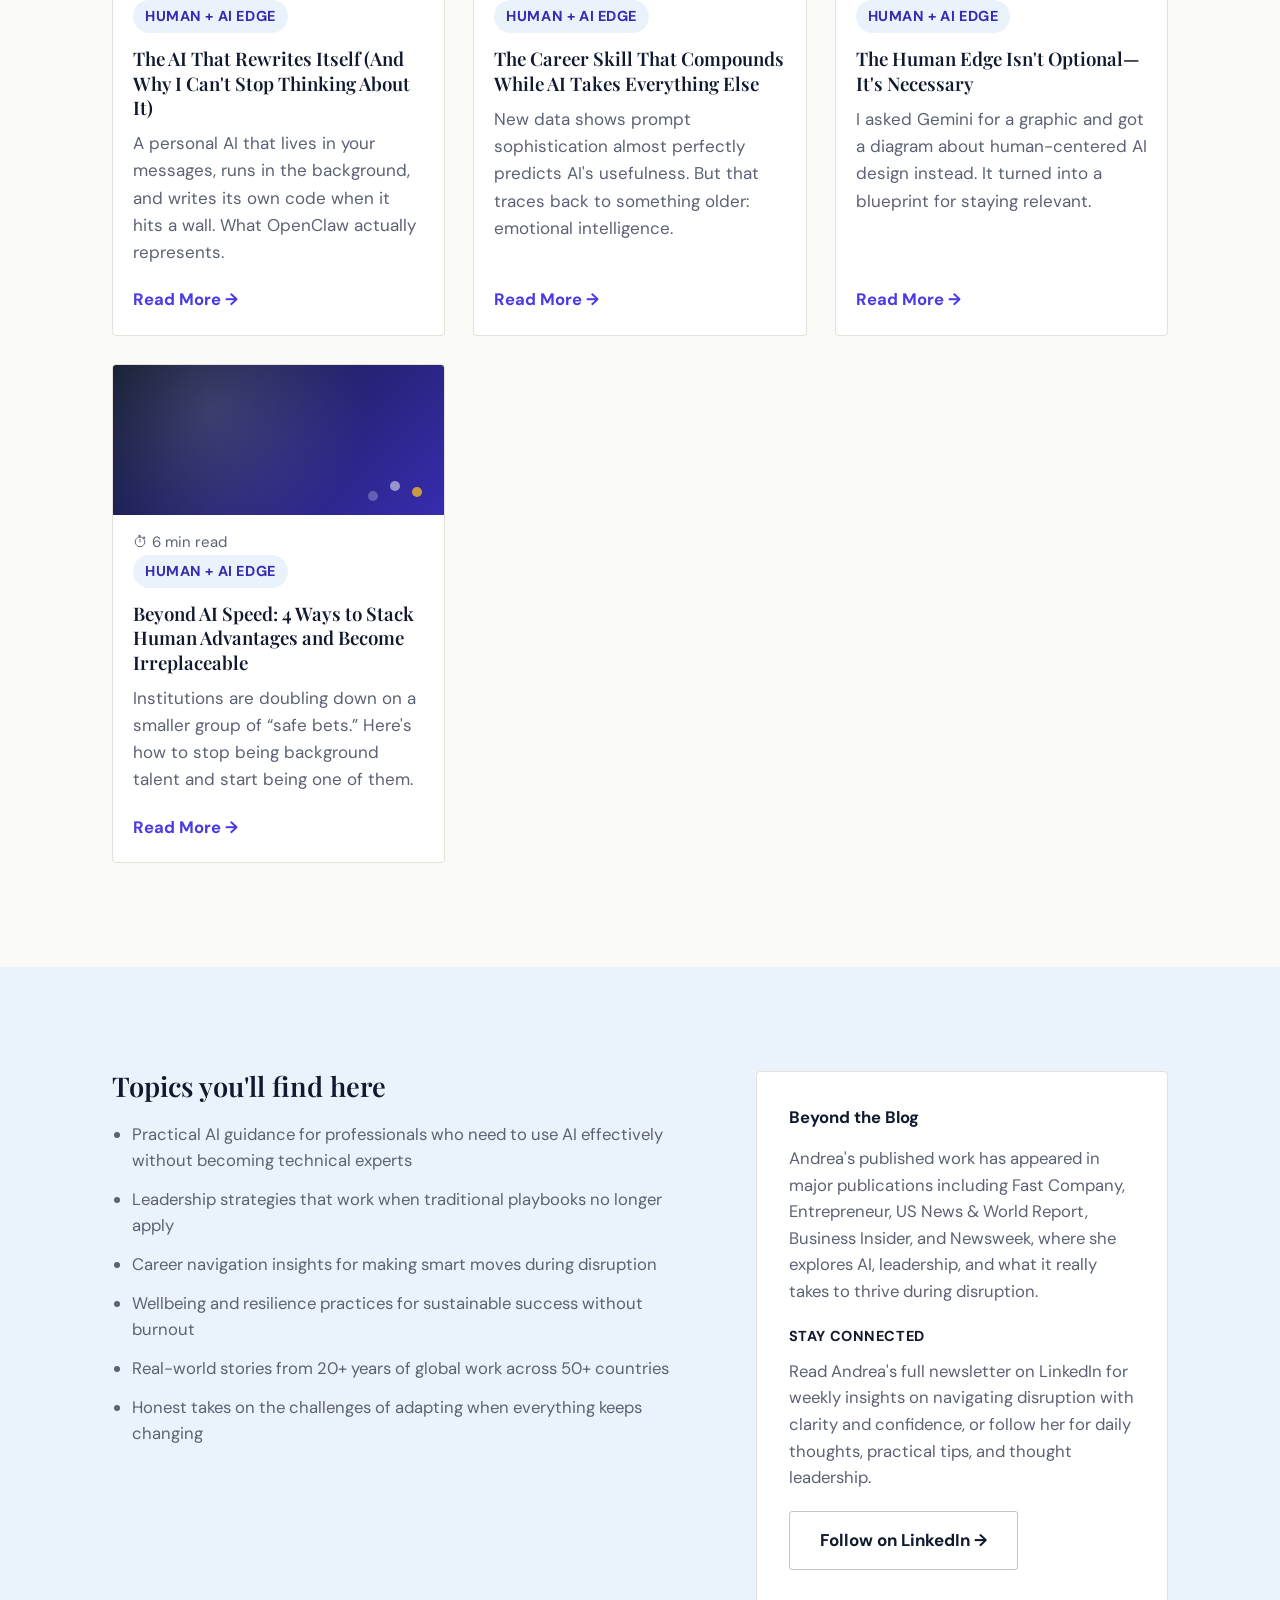
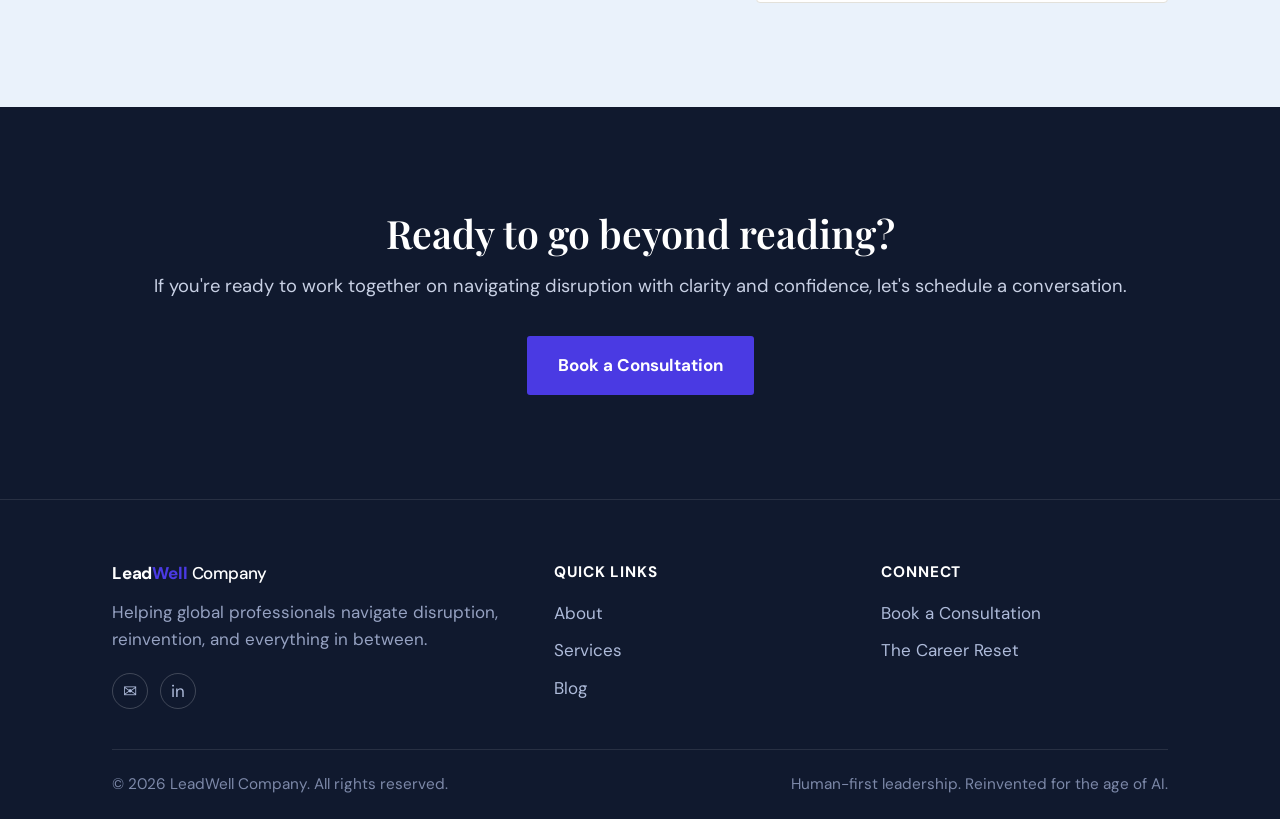
<file: blog.html>
<!DOCTYPE html>
<html lang="en">
<head>
<meta charset="UTF-8">
<meta name="viewport" content="width=device-width, initial-scale=1.0">
<title>Blog | LeadWell Company</title>
<link rel="icon" href="data:image/svg+xml,<svg xmlns=%22http://www.w3.org/2000/svg%22 viewBox=%220 0 100 100%22><text y=%22.9em%22 font-size=%2290%22>🧭</text></svg>">
<meta name="description" content="Insights on leadership, AI, and thriving through disruption from Andrea J. Miller.">
<link rel="preconnect" href="https://fonts.googleapis.com">
<link href="https://fonts.googleapis.com/css2?family=Playfair+Display:ital,wght@0,500;0,600;0,700;1,500&family=DM+Sans:wght@400;500;700;800&display=swap" rel="stylesheet">
<link rel="stylesheet" href="assets/style.css">
</head>
<body>
<header class="site-nav">
  <div class="nav-inner">
    <a href="index.html" class="wordmark"><span class="wm-lead">Lead</span><span class="wm-well">Well</span> <span class="wm-company">Company</span></a>
    <nav class="nav-links" id="navLinks">
      <a href="about.html">About</a>
      <a href="services.html">Services</a>
      <a href="blog.html" class="active">Blog</a>
      <a href="contact.html">Contact</a>
      <a href="contact.html" class="btn btn-primary" style="padding:10px 22px;">Book a Consultation</a>
    </nav>
    <button class="nav-toggle" id="navToggle" aria-label="Toggle menu">&#9776;</button>
  </div>
</header>

<main>
  <section class="page-header">
    <div class="wrap reveal">
      <span class="eyebrow">Blog &amp; Insights</span>
      <h1>Insights on leadership, AI, and thriving through disruption</h1>
      <p>Welcome to the LeadWell Company blog, where we explore what it really takes to perform, adapt, and succeed in a world being reshaped by AI and instability.</p>
    </div>
  </section>

  <section>
    <div class="wrap">
      <p class="reveal" style="text-align:center;max-width:44em;margin:0 auto 60px;color:var(--ink-muted);font-size:1.05rem;">Andrea writes about the questions nobody else is asking and the challenges everyone's facing but few are talking about honestly. From why AI has made competence cheap but trust expensive, to what happens when you did everything right but the system still failed, this is where real talk meets practical strategy.</p>

      <div class="section-head reveal">
        <span class="eyebrow">Recent Articles</span>
      </div>
      <div class="blog-grid stagger">
        <div class="blog-card">
          <div class="blog-card-visual" aria-hidden="true"></div>
          <div class="blog-card-meta">&#9201; 9 min read</div>
          <span class="blog-card-tag" style="margin:0 20px;">Career Reset</span>
          <h3>The Candidates Winning Interviews Use AI Differently</h3>
          <p>Right now, AI is applying for the same jobs you are. Here's how the candidates actually getting hired use these tools differently, and why that's what gets them in the room.</p>
          <a href="post-ai-interviews-differently.html" class="read-more">Read More &rarr;</a>
        </div>
        <div class="blog-card">
          <div class="blog-card-visual" aria-hidden="true"></div>
          <div class="blog-card-meta">&#9201; 7 min read</div>
          <span class="blog-card-tag" style="margin:0 20px;">Human + AI Edge</span>
          <h3>The AI Catch-Up Game and Why Most Organizations Are Losing It</h3>
          <p>255 model releases in one quarter. 88% of organizations using AI, but only 6% capturing real value. It's not a training problem. It's a human one.</p>
          <a href="post-ai-catchup-game.html" class="read-more">Read More &rarr;</a>
        </div>
        <div class="blog-card">
          <div class="blog-card-visual" aria-hidden="true"></div>
          <div class="blog-card-meta">&#9201; 7 min read</div>
          <span class="blog-card-tag" style="margin:0 20px;">Human + AI Edge</span>
          <h3>What Does Rory McIlroy's Masters Win Have to Do With AI? Everything.</h3>
          <p>The willingness to keep swinging when you're not hitting fairways is what separates people actually using AI from people still “planning to.”</p>
          <a href="post-rory-mcilroy-masters.html" class="read-more">Read More &rarr;</a>
        </div>
        <div class="blog-card">
          <div class="blog-card-visual" aria-hidden="true"></div>
          <div class="blog-card-meta">&#9201; 8 min read</div>
          <span class="blog-card-tag" style="margin:0 20px;">Human + AI Edge</span>
          <h3>The AI That Rewrites Itself (And Why I Can't Stop Thinking About It)</h3>
          <p>A personal AI that lives in your messages, runs in the background, and writes its own code when it hits a wall. What OpenClaw actually represents.</p>
          <a href="post-ai-rewrites-itself.html" class="read-more">Read More &rarr;</a>
        </div>
        <div class="blog-card">
          <div class="blog-card-visual" aria-hidden="true"></div>
          <div class="blog-card-meta">&#9201; 5 min read</div>
          <span class="blog-card-tag" style="margin:0 20px;">Human + AI Edge</span>
          <h3>The Career Skill That Compounds While AI Takes Everything Else</h3>
          <p>New data shows prompt sophistication almost perfectly predicts AI's usefulness. But that traces back to something older: emotional intelligence.</p>
          <a href="post-career-skill-compounds.html" class="read-more">Read More &rarr;</a>
        </div>
        <div class="blog-card">
          <div class="blog-card-visual" aria-hidden="true"></div>
          <div class="blog-card-meta">&#9201; 6 min read</div>
          <span class="blog-card-tag" style="margin:0 20px;">Human + AI Edge</span>
          <h3>The Human Edge Isn't Optional—It's Necessary</h3>
          <p>I asked Gemini for a graphic and got a diagram about human-centered AI design instead. It turned into a blueprint for staying relevant.</p>
          <a href="post-human-edge-necessary.html" class="read-more">Read More &rarr;</a>
        </div>
        <div class="blog-card">
          <div class="blog-card-visual" aria-hidden="true"></div>
          <div class="blog-card-meta">&#9201; 6 min read</div>
          <span class="blog-card-tag" style="margin:0 20px;">Human + AI Edge</span>
          <h3>Beyond AI Speed: 4 Ways to Stack Human Advantages and Become Irreplaceable</h3>
          <p>Institutions are doubling down on a smaller group of “safe bets.” Here's how to stop being background talent and start being one of them.</p>
          <a href="post-stack-human-advantages.html" class="read-more">Read More &rarr;</a>
        </div>
      </div>
    </div>
  </section>

  <section class="pillars">
    <div class="wrap" style="display:grid;grid-template-columns:1.3fr 0.9fr;gap:48px;align-items:start;">
      <div class="reveal">
        <h2 style="font-size:1.6rem;margin-bottom:18px;">Topics you'll find here</h2>
        <ul style="color:var(--ink-muted);font-size:0.98rem;display:flex;flex-direction:column;gap:12px;padding-left:20px;">
          <li>Practical AI guidance for professionals who need to use AI effectively without becoming technical experts</li>
          <li>Leadership strategies that work when traditional playbooks no longer apply</li>
          <li>Career navigation insights for making smart moves during disruption</li>
          <li>Wellbeing and resilience practices for sustainable success without burnout</li>
          <li>Real-world stories from 20+ years of global work across 50+ countries</li>
          <li>Honest takes on the challenges of adapting when everything keeps changing</li>
        </ul>
      </div>
      <div class="benefits-card reveal" style="background:var(--white);border:1px solid var(--line);">
        <p style="color:var(--navy);">Beyond the Blog</p>
        <p style="color:var(--ink-muted);margin-bottom:20px;">Andrea's published work has appeared in major publications including Fast Company, Entrepreneur, US News &amp; World Report, Business Insider, and Newsweek, where she explores AI, leadership, and what it really takes to thrive during disruption.</p>
        <p style="color:var(--navy);font-weight:700;font-size:0.85rem;text-transform:uppercase;letter-spacing:0.04em;margin-bottom:10px;">Stay Connected</p>
        <p style="color:var(--ink-muted);margin-bottom:20px;">Read Andrea's full newsletter on LinkedIn for weekly insights on navigating disruption with clarity and confidence, or follow her for daily thoughts, practical tips, and thought leadership.</p>
        <a href="https://www.linkedin.com/in/andreajmiller" target="_blank" rel="noopener" class="btn btn-outline-dark">Follow on LinkedIn &rarr;</a>
      </div>
    </div>
  </section>

  <section class="final-cta">
    <div class="wrap reveal">
      <h2>Ready to go beyond reading?</h2>
      <p>If you're ready to work together on navigating disruption with clarity and confidence, let's schedule a conversation.</p>
      <a href="contact.html" class="btn btn-primary">Book a Consultation</a>
    </div>
  </section>
</main>
<footer>
  <div class="wrap">
    <div class="footer-grid">
      <div>
        <a href="index.html" class="wordmark"><span class="wm-lead">Lead</span><span class="wm-well">Well</span> <span class="wm-company">Company</span></a>
        <p>Helping global professionals navigate disruption, reinvention, and everything in between.</p>
        <div class="footer-icons" style="margin-top:20px;">
          <a href="mailto:andrea@leadwellcompany.com" aria-label="Email">&#9993;</a>
          <a href="https://www.linkedin.com/in/andreajmiller" aria-label="LinkedIn" target="_blank" rel="noopener">in</a>
        </div>
      </div>
      <div>
        <h4>Quick Links</h4>
        <ul>
          <li><a href="about.html">About</a></li>
          <li><a href="services.html">Services</a></li>
          <li><a href="blog.html">Blog</a></li>
        </ul>
      </div>
      <div>
        <h4>Connect</h4>
        <ul>
          <li><a href="contact.html">Book a Consultation</a></li>
          <li><a href="https://careerreset.substack.com/" target="_blank" rel="noopener">The Career Reset</a></li>
        </ul>
      </div>
    </div>
    <div class="footer-bottom">
      <span>&copy; 2026 LeadWell Company. All rights reserved.</span>
      <span>Human-first leadership. Reinvented for the age of AI.</span>
    </div>
  </div>
</footer>

<script src="assets/script.js" defer></script>
</body>
</html>
</file>
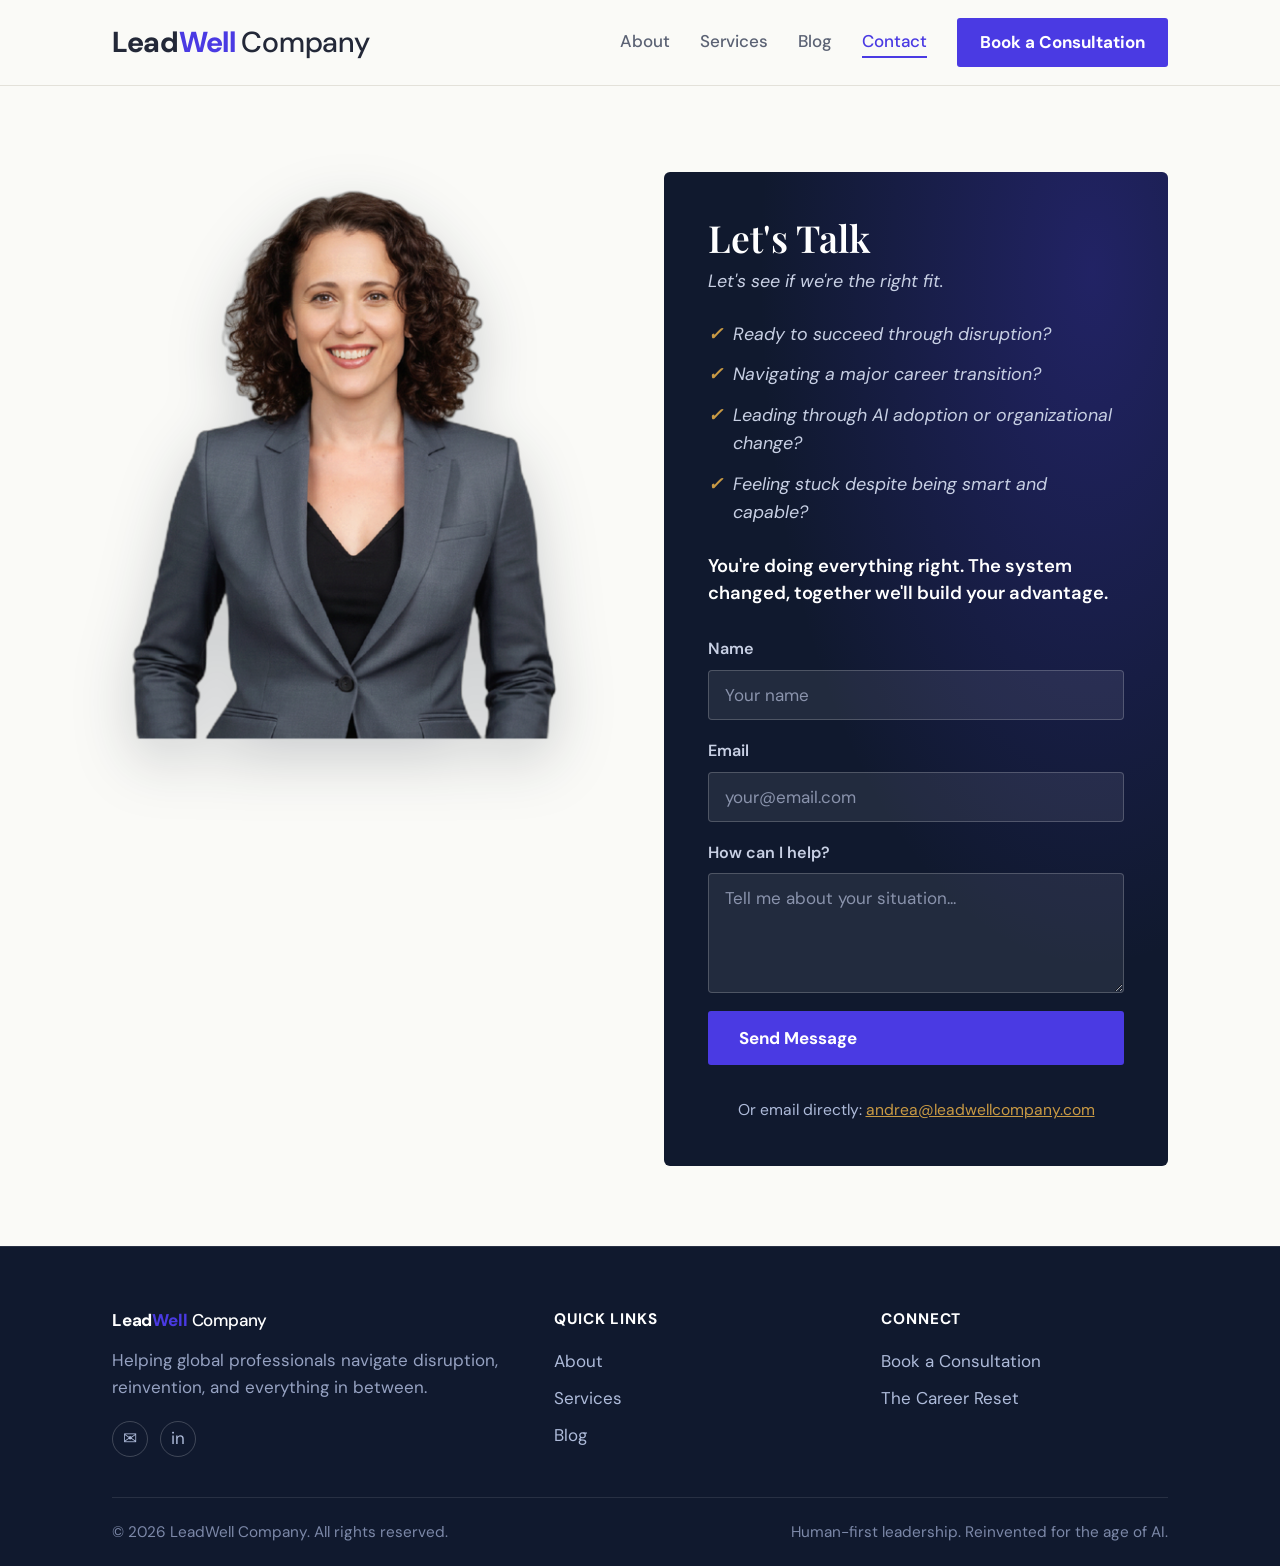
<file: contact.html>
<!DOCTYPE html>
<html lang="en">
<head>
<meta charset="UTF-8">
<meta name="viewport" content="width=device-width, initial-scale=1.0">
<title>Contact | LeadWell Company</title>
<link rel="icon" href="data:image/svg+xml,<svg xmlns=%22http://www.w3.org/2000/svg%22 viewBox=%220 0 100 100%22><text y=%22.9em%22 font-size=%2290%22>🧭</text></svg>">
<meta name="description" content="Let's talk about where you are and where you're trying to go. Get in touch with Andrea J. Miller.">
<link rel="preconnect" href="https://fonts.googleapis.com">
<link href="https://fonts.googleapis.com/css2?family=Playfair+Display:ital,wght@0,500;0,600;0,700;1,500&family=DM+Sans:wght@400;500;700;800&display=swap" rel="stylesheet">
<link rel="stylesheet" href="assets/style.css">
</head>
<body>
<header class="site-nav">
  <div class="nav-inner">
    <a href="index.html" class="wordmark"><span class="wm-lead">Lead</span><span class="wm-well">Well</span> <span class="wm-company">Company</span></a>
    <nav class="nav-links" id="navLinks">
      <a href="about.html">About</a>
      <a href="services.html">Services</a>
      <a href="blog.html">Blog</a>
      <a href="contact.html" class="active">Contact</a>
      <a href="contact.html" class="btn btn-primary" style="padding:10px 22px;">Book a Consultation</a>
    </nav>
    <button class="nav-toggle" id="navToggle" aria-label="Toggle menu">&#9776;</button>
  </div>
</header>

<main style="padding-top:172px;">
  <section style="padding-top:0;padding-bottom:80px;">
    <div class="wrap contact-hero-grid">
      <div class="contact-photo reveal">
        <img src="assets/images/contact-headshot.png" alt="Andrea J. Miller">
      </div>
      <div class="talk-panel reveal">
        <h1>Let's Talk</h1>
        <p class="subhead">Let's see if we're the right fit.</p>
        <ul class="talk-checklist">
          <li>Ready to succeed through disruption?</li>
          <li>Navigating a major career transition?</li>
          <li>Leading through AI adoption or organizational change?</li>
          <li>Feeling stuck despite being smart and capable?</li>
        </ul>
        <p class="talk-note">You're doing everything right. The system changed, together we'll build your advantage.</p>
        
        <form class="contact-form" name="contact" method="POST" data-netlify="true" data-netlify-honeypot="bot-field">
          <p style="display:none;">
            <label>Do not fill this out if you are human: <input name="bot-field" /></label>
          </p>
          <div class="form-group">
            <label for="name">Name</label>
            <input type="text" id="name" name="name" placeholder="Your name" required>
          </div>
          <div class="form-group">
            <label for="email">Email</label>
            <input type="email" id="email" name="email" placeholder="your@email.com" required>
          </div>
          <div class="form-group">
            <label for="message">How can I help?</label>
            <textarea id="message" name="message" placeholder="Tell me about your situation..." required></textarea>
          </div>
          <button type="submit" class="btn btn-primary">Send Message</button>
          <p class="form-note">Or email directly: <a href="mailto:andrea@leadwellcompany.com">andrea@leadwellcompany.com</a></p>
        </form>

      </div>
    </div>
  </section>
</main>
<footer>
  <div class="wrap">
    <div class="footer-grid">
      <div>
        <a href="index.html" class="wordmark"><span class="wm-lead">Lead</span><span class="wm-well">Well</span> <span class="wm-company">Company</span></a>
        <p>Helping global professionals navigate disruption, reinvention, and everything in between.</p>
        <div class="footer-icons" style="margin-top:20px;">
          <a href="mailto:andrea@leadwellcompany.com" aria-label="Email">&#9993;</a>
          <a href="https://www.linkedin.com/in/andreajmiller" aria-label="LinkedIn" target="_blank" rel="noopener">in</a>
        </div>
      </div>
      <div>
        <h4>Quick Links</h4>
        <ul>
          <li><a href="about.html">About</a></li>
          <li><a href="services.html">Services</a></li>
          <li><a href="blog.html">Blog</a></li>
        </ul>
      </div>
      <div>
        <h4>Connect</h4>
        <ul>
          <li><a href="contact.html">Book a Consultation</a></li>
          <li><a href="https://careerreset.substack.com/" target="_blank" rel="noopener">The Career Reset</a></li>
        </ul>
      </div>
    </div>
    <div class="footer-bottom">
      <span>&copy; 2026 LeadWell Company. All rights reserved.</span>
      <span>Human-first leadership. Reinvented for the age of AI.</span>
    </div>
  </div>
</footer>

<script src="assets/script.js" defer></script>
</body>
</html>
</file>
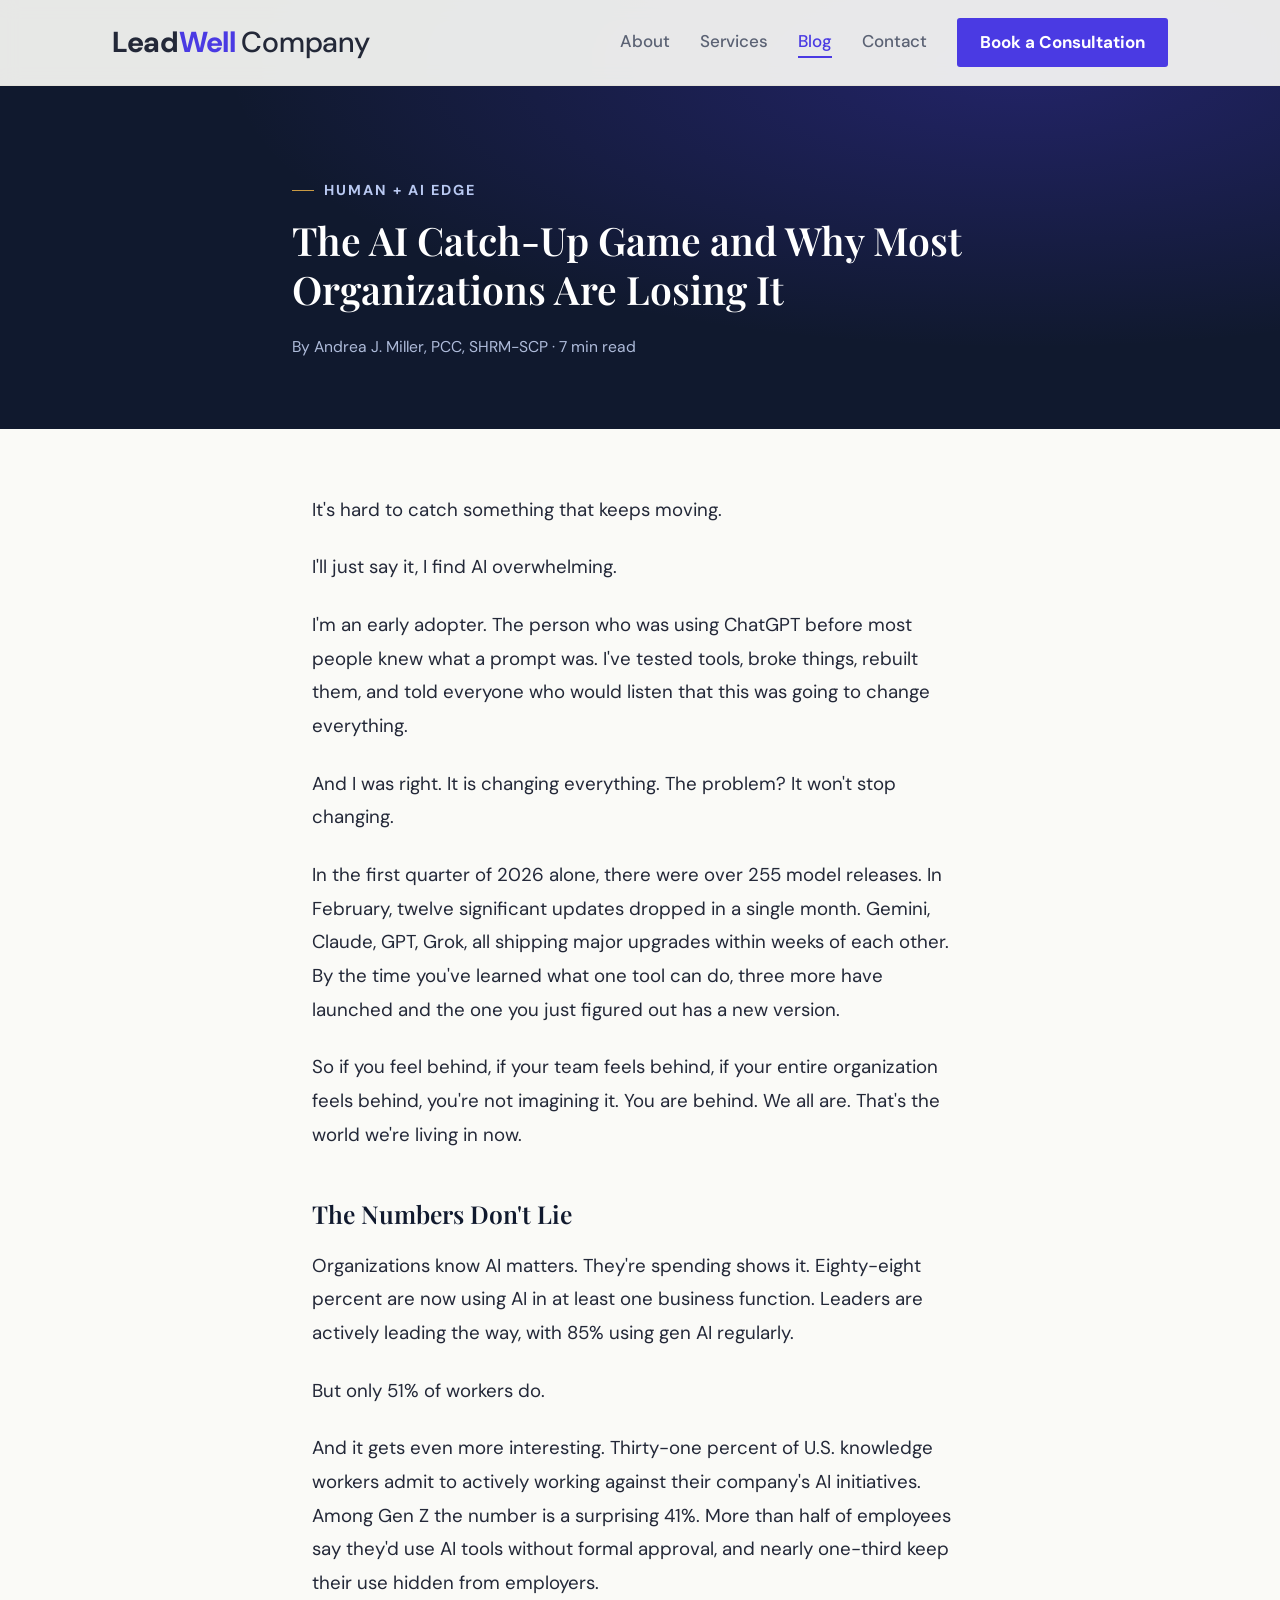
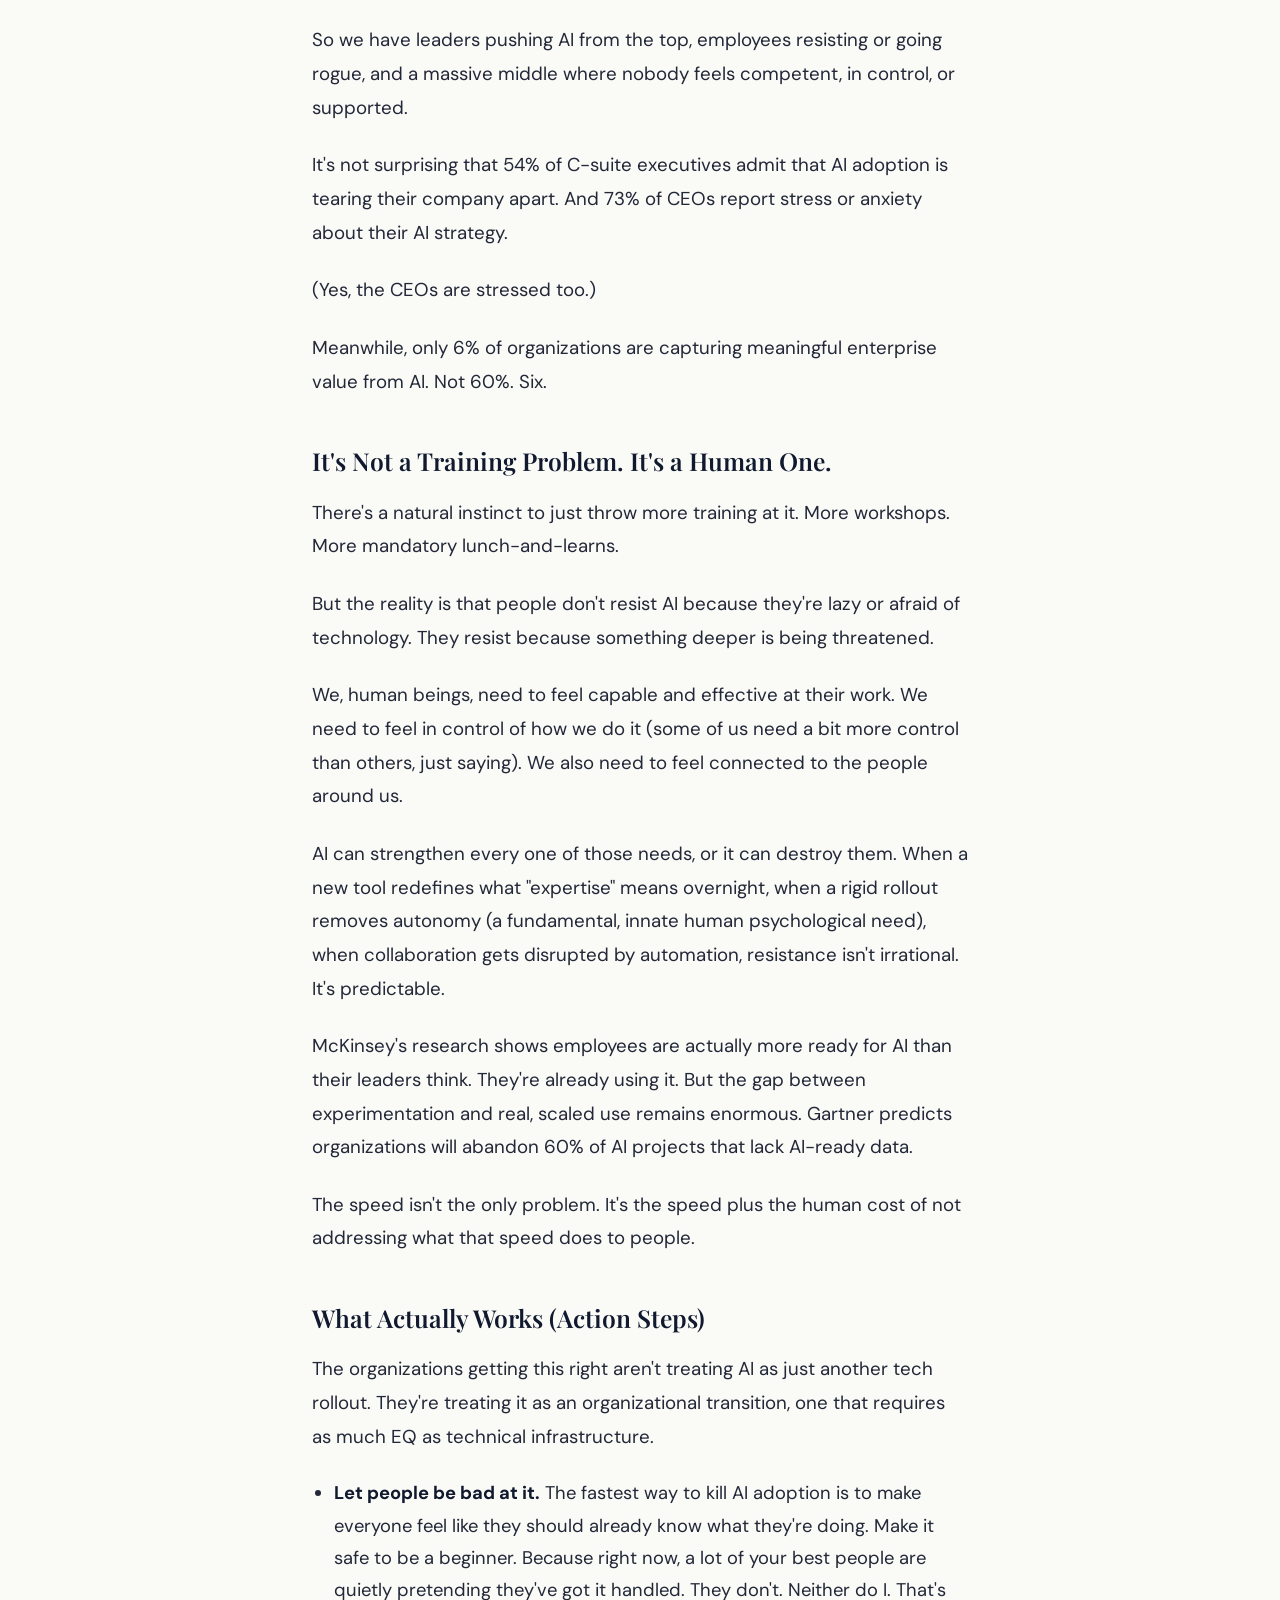
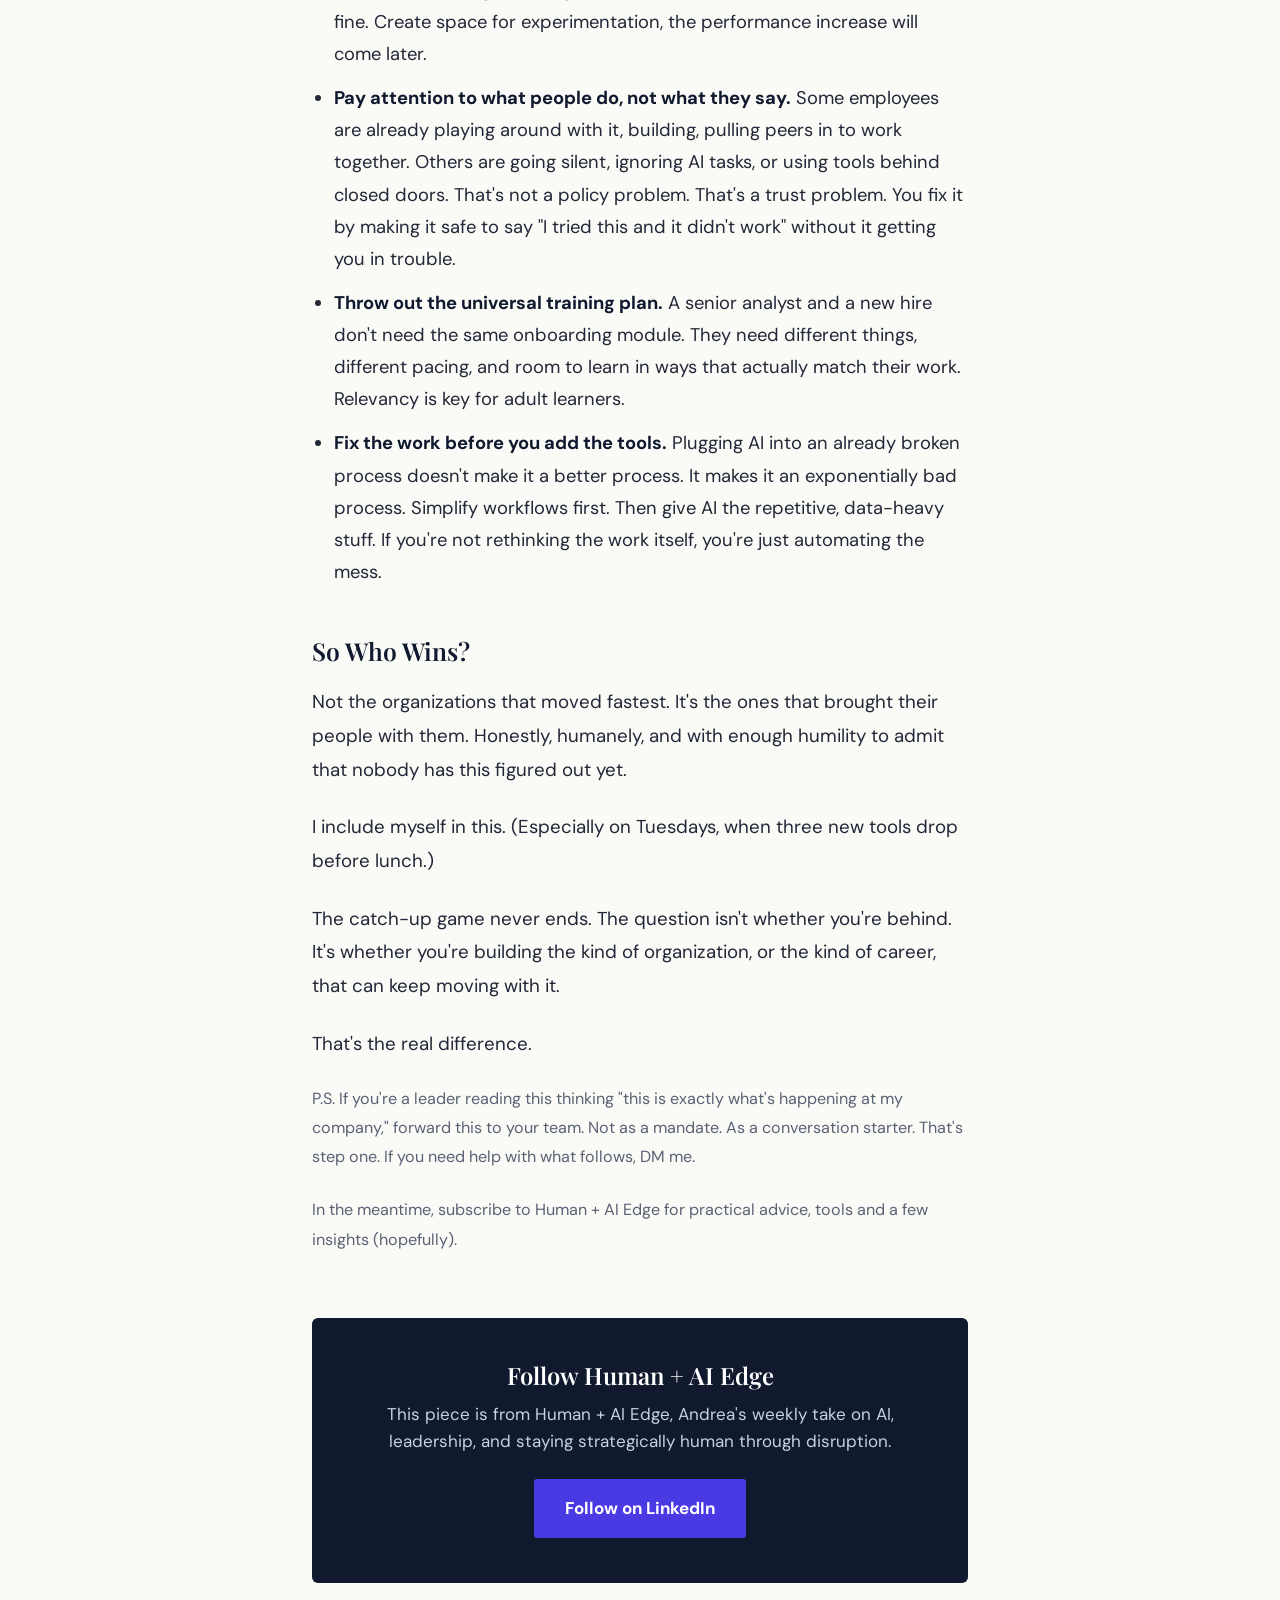
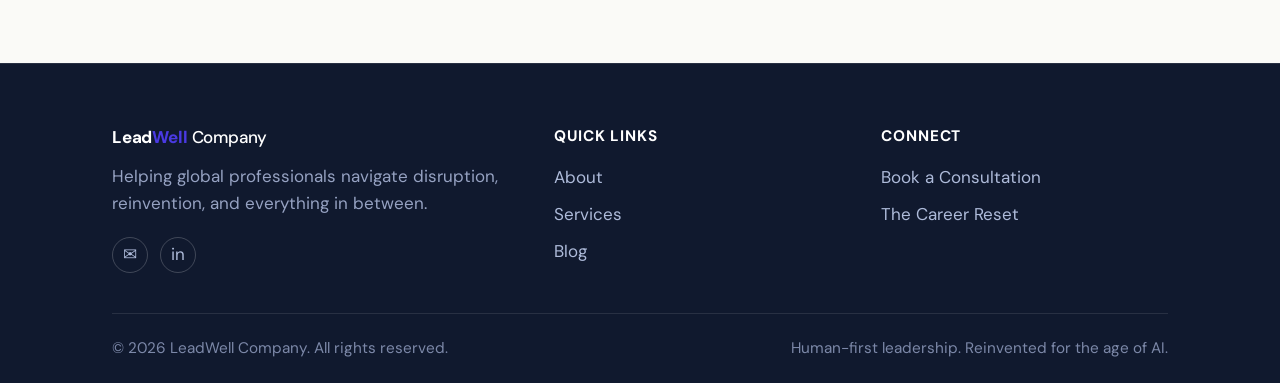
<file: post-ai-catchup-game.html>
<!DOCTYPE html>
<html lang="en">
<head>
<meta charset="UTF-8">
<meta name="viewport" content="width=device-width, initial-scale=1.0">
<title>The AI Catch-Up Game and Why Most Organizations Are Losing It | LeadWell Company</title>
<meta name="description" content="255 AI model releases in one quarter. 88% of organizations using AI, but only 6% capturing real value. Here's why it's not a training problem, it's a human one.">
<link rel="preconnect" href="https://fonts.googleapis.com">
<link href="https://fonts.googleapis.com/css2?family=Playfair+Display:ital,wght@0,500;0,600;0,700;1,500&family=DM+Sans:wght@400;500;700;800&display=swap" rel="stylesheet">
<link rel="stylesheet" href="assets/style.css">
</head>
<body>
<header class="site-nav">
  <div class="nav-inner">
    <a href="index.html" class="wordmark"><span class="wm-lead">Lead</span><span class="wm-well">Well</span> <span class="wm-company">Company</span></a>
    <nav class="nav-links" id="navLinks">
      <a href="about.html">About</a>
      <a href="services.html">Services</a>
      <a href="blog.html" class="active">Blog</a>
      <a href="contact.html">Contact</a>
      <a href="contact.html" class="btn btn-primary" style="padding:10px 22px;">Book a Consultation</a>
    </nav>
    <button class="nav-toggle" id="navToggle" aria-label="Toggle menu">&#9776;</button>
  </div>
</header>

<main>
  <section class="article-header">
    <div class="wrap reveal">
      <span class="eyebrow">Human + AI Edge</span>
      <h1>The AI Catch-Up Game and Why Most Organizations Are Losing It</h1>
      <p class="article-meta">By Andrea J. Miller, PCC, SHRM-SCP &middot; 7 min read</p>
    </div>
  </section>
  <article class="article-body reveal">

    <p>It's hard to catch something that keeps moving.</p>
    <p>I'll just say it, I find AI overwhelming.</p>
    <p>I'm an early adopter. The person who was using ChatGPT before most people knew what a prompt was. I've tested tools, broke things, rebuilt them, and told everyone who would listen that this was going to change everything.</p>
    <p>And I was right. It is changing everything. The problem? It won't stop changing.</p>
    <p>In the first quarter of 2026 alone, there were over 255 model releases. In February, twelve significant updates dropped in a single month. Gemini, Claude, GPT, Grok, all shipping major upgrades within weeks of each other. By the time you've learned what one tool can do, three more have launched and the one you just figured out has a new version.</p>
    <p>So if you feel behind, if your team feels behind, if your entire organization feels behind, you're not imagining it. You are behind. We all are. That's the world we're living in now.</p>

    <h3>The Numbers Don't Lie</h3>
    <p>Organizations know AI matters. They're spending shows it. Eighty-eight percent are now using AI in at least one business function. Leaders are actively leading the way, with 85% using gen AI regularly.</p>
    <p>But only 51% of workers do.</p>
    <p>And it gets even more interesting. Thirty-one percent of U.S. knowledge workers admit to actively working against their company's AI initiatives. Among Gen Z the number is a surprising 41%. More than half of employees say they'd use AI tools without formal approval, and nearly one-third keep their use hidden from employers.</p>
    <p>So we have leaders pushing AI from the top, employees resisting or going rogue, and a massive middle where nobody feels competent, in control, or supported.</p>
    <p>It's not surprising that 54% of C-suite executives admit that AI adoption is tearing their company apart. And 73% of CEOs report stress or anxiety about their AI strategy.</p>
    <p>(Yes, the CEOs are stressed too.)</p>
    <p>Meanwhile, only 6% of organizations are capturing meaningful enterprise value from AI. Not 60%. Six.</p>

    <h3>It's Not a Training Problem. It's a Human One.</h3>
    <p>There's a natural instinct to just throw more training at it. More workshops. More mandatory lunch-and-learns.</p>
    <p>But the reality is that people don't resist AI because they're lazy or afraid of technology. They resist because something deeper is being threatened.</p>
    <p>We, human beings, need to feel capable and effective at their work. We need to feel in control of how we do it (some of us need a bit more control than others, just saying). We also need to feel connected to the people around us.</p>
    <p>AI can strengthen every one of those needs, or it can destroy them. When a new tool redefines what "expertise" means overnight, when a rigid rollout removes autonomy (a fundamental, innate human psychological need), when collaboration gets disrupted by automation, resistance isn't irrational. It's predictable.</p>
    <p>McKinsey's research shows employees are actually more ready for AI than their leaders think. They're already using it. But the gap between experimentation and real, scaled use remains enormous. Gartner predicts organizations will abandon 60% of AI projects that lack AI-ready data.</p>
    <p>The speed isn't the only problem. It's the speed plus the human cost of not addressing what that speed does to people.</p>

    <h3>What Actually Works (Action Steps)</h3>
    <p>The organizations getting this right aren't treating AI as just another tech rollout. They're treating it as an organizational transition, one that requires as much EQ as technical infrastructure.</p>
    <ul>
      <li><strong>Let people be bad at it.</strong> The fastest way to kill AI adoption is to make everyone feel like they should already know what they're doing. Make it safe to be a beginner. Because right now, a lot of your best people are quietly pretending they've got it handled. They don't. Neither do I. That's fine. Create space for experimentation, the performance increase will come later.</li>
      <li><strong>Pay attention to what people do, not what they say.</strong> Some employees are already playing around with it, building, pulling peers in to work together. Others are going silent, ignoring AI tasks, or using tools behind closed doors. That's not a policy problem. That's a trust problem. You fix it by making it safe to say "I tried this and it didn't work" without it getting you in trouble.</li>
      <li><strong>Throw out the universal training plan.</strong> A senior analyst and a new hire don't need the same onboarding module. They need different things, different pacing, and room to learn in ways that actually match their work. Relevancy is key for adult learners.</li>
      <li><strong>Fix the work before you add the tools.</strong> Plugging AI into an already broken process doesn't make it a better process. It makes it an exponentially bad process. Simplify workflows first. Then give AI the repetitive, data-heavy stuff. If you're not rethinking the work itself, you're just automating the mess.</li>
    </ul>

    <h3>So Who Wins?</h3>
    <p>Not the organizations that moved fastest. It's the ones that brought their people with them. Honestly, humanely, and with enough humility to admit that nobody has this figured out yet.</p>
    <p>I include myself in this. (Especially on Tuesdays, when three new tools drop before lunch.)</p>
    <p>The catch-up game never ends. The question isn't whether you're behind. It's whether you're building the kind of organization, or the kind of career, that can keep moving with it.</p>
    <p>That's the real difference.</p>
    <p style="color:var(--ink-muted);font-size:0.95rem;">P.S. If you're a leader reading this thinking "this is exactly what's happening at my company," forward this to your team. Not as a mandate. As a conversation starter. That's step one. If you need help with what follows, DM me.</p>
    <p style="color:var(--ink-muted);font-size:0.95rem;">In the meantime, subscribe to Human + AI Edge for practical advice, tools and a few insights (hopefully).</p>

  </article>

  <div class="article-cta">
    <div class="article-cta-box reveal">
      <h3>Follow Human + AI Edge</h3>
      <p>This piece is from Human + AI Edge, Andrea's weekly take on AI, leadership, and staying strategically human through disruption.</p>
      <a href="https://www.linkedin.com/in/andreajmiller" target="_blank" rel="noopener" class="btn btn-primary">Follow on LinkedIn</a>
    </div>
  </div>

</main>
<footer>
  <div class="wrap">
    <div class="footer-grid">
      <div>
        <a href="index.html" class="wordmark"><span class="wm-lead">Lead</span><span class="wm-well">Well</span> <span class="wm-company">Company</span></a>
        <p>Helping global professionals navigate disruption, reinvention, and everything in between.</p>
        <div class="footer-icons" style="margin-top:20px;">
          <a href="mailto:andrea@leadwellcompany.com" aria-label="Email">&#9993;</a>
          <a href="https://www.linkedin.com/in/andreajmiller" aria-label="LinkedIn" target="_blank" rel="noopener">in</a>
        </div>
      </div>
      <div>
        <h4>Quick Links</h4>
        <ul>
          <li><a href="about.html">About</a></li>
          <li><a href="services.html">Services</a></li>
          <li><a href="blog.html">Blog</a></li>
        </ul>
      </div>
      <div>
        <h4>Connect</h4>
        <ul>
          <li><a href="contact.html">Book a Consultation</a></li>
          <li><a href="https://careerreset.substack.com/" target="_blank" rel="noopener">The Career Reset</a></li>
        </ul>
      </div>
    </div>
    <div class="footer-bottom">
      <span>&copy; 2026 LeadWell Company. All rights reserved.</span>
      <span>Human-first leadership. Reinvented for the age of AI.</span>
    </div>
  </div>
</footer>

<script src="assets/script.js" defer></script>
</body>
</html>
</file>
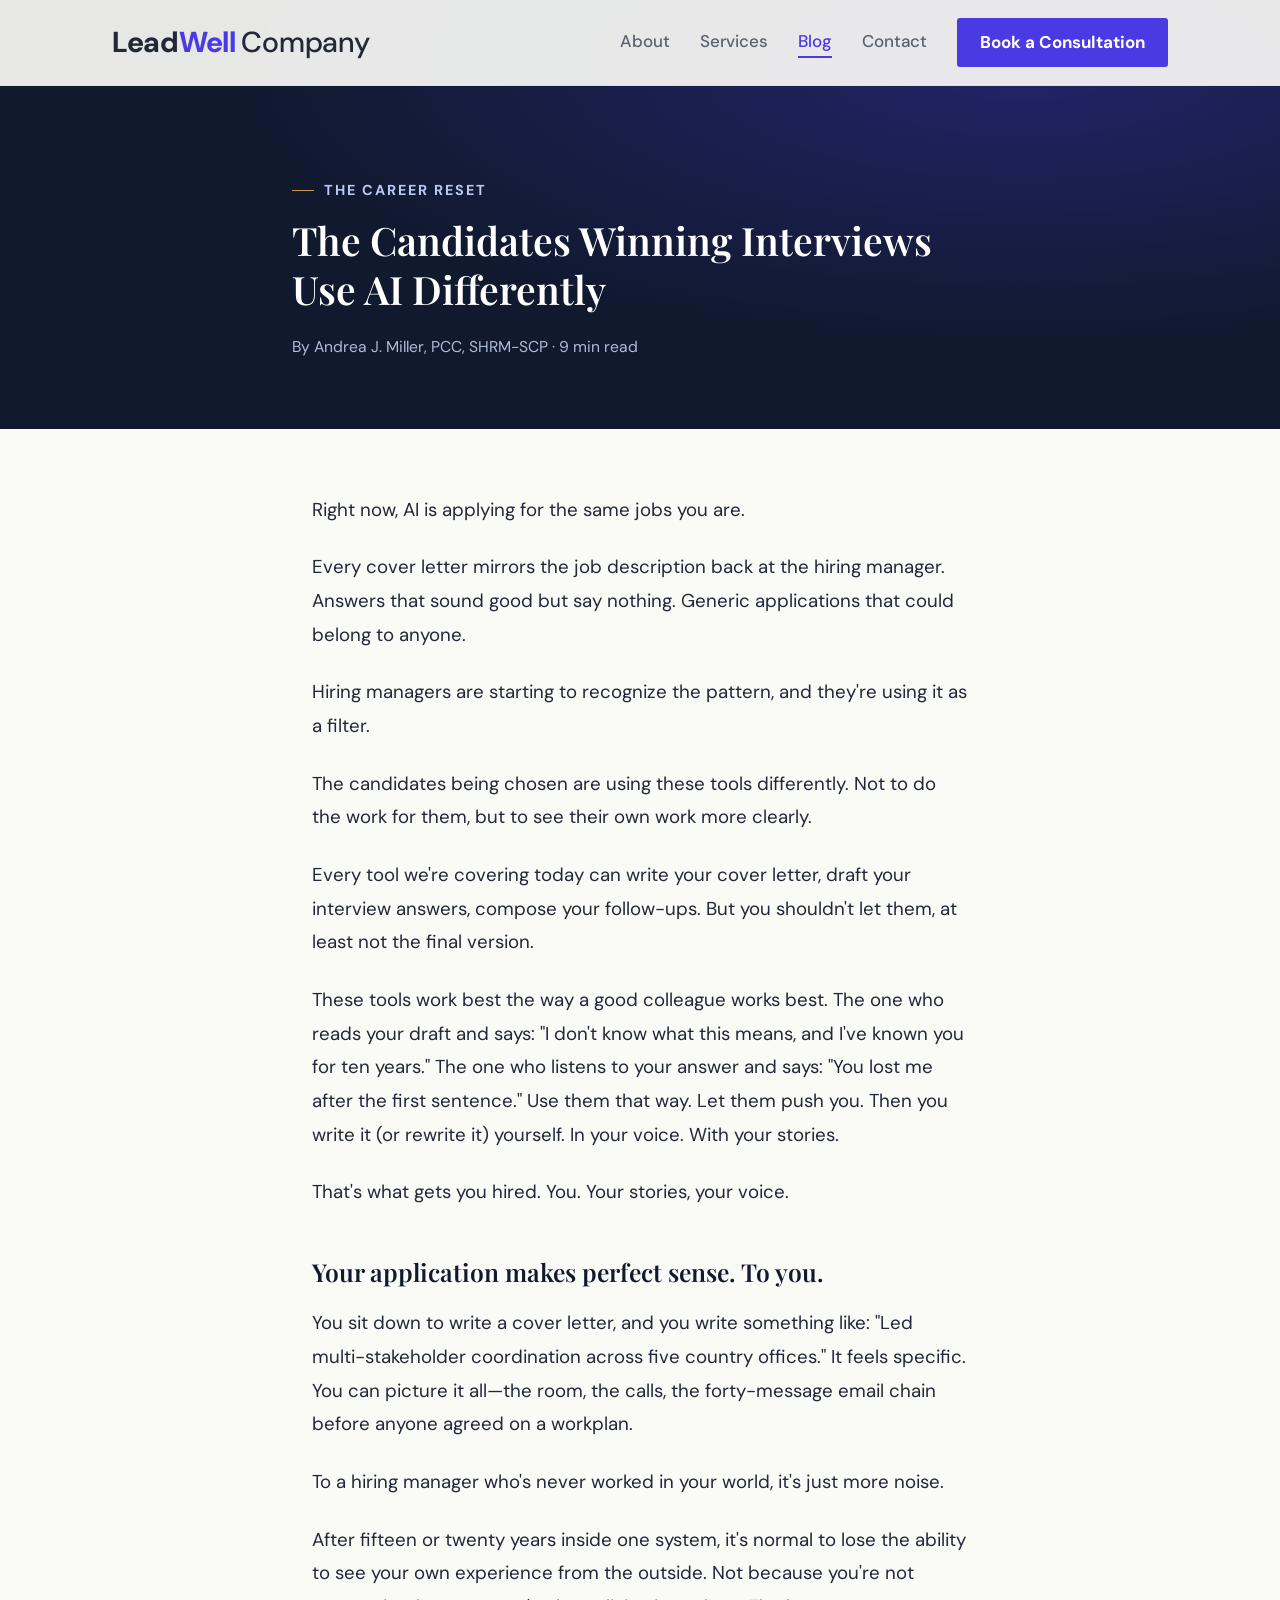
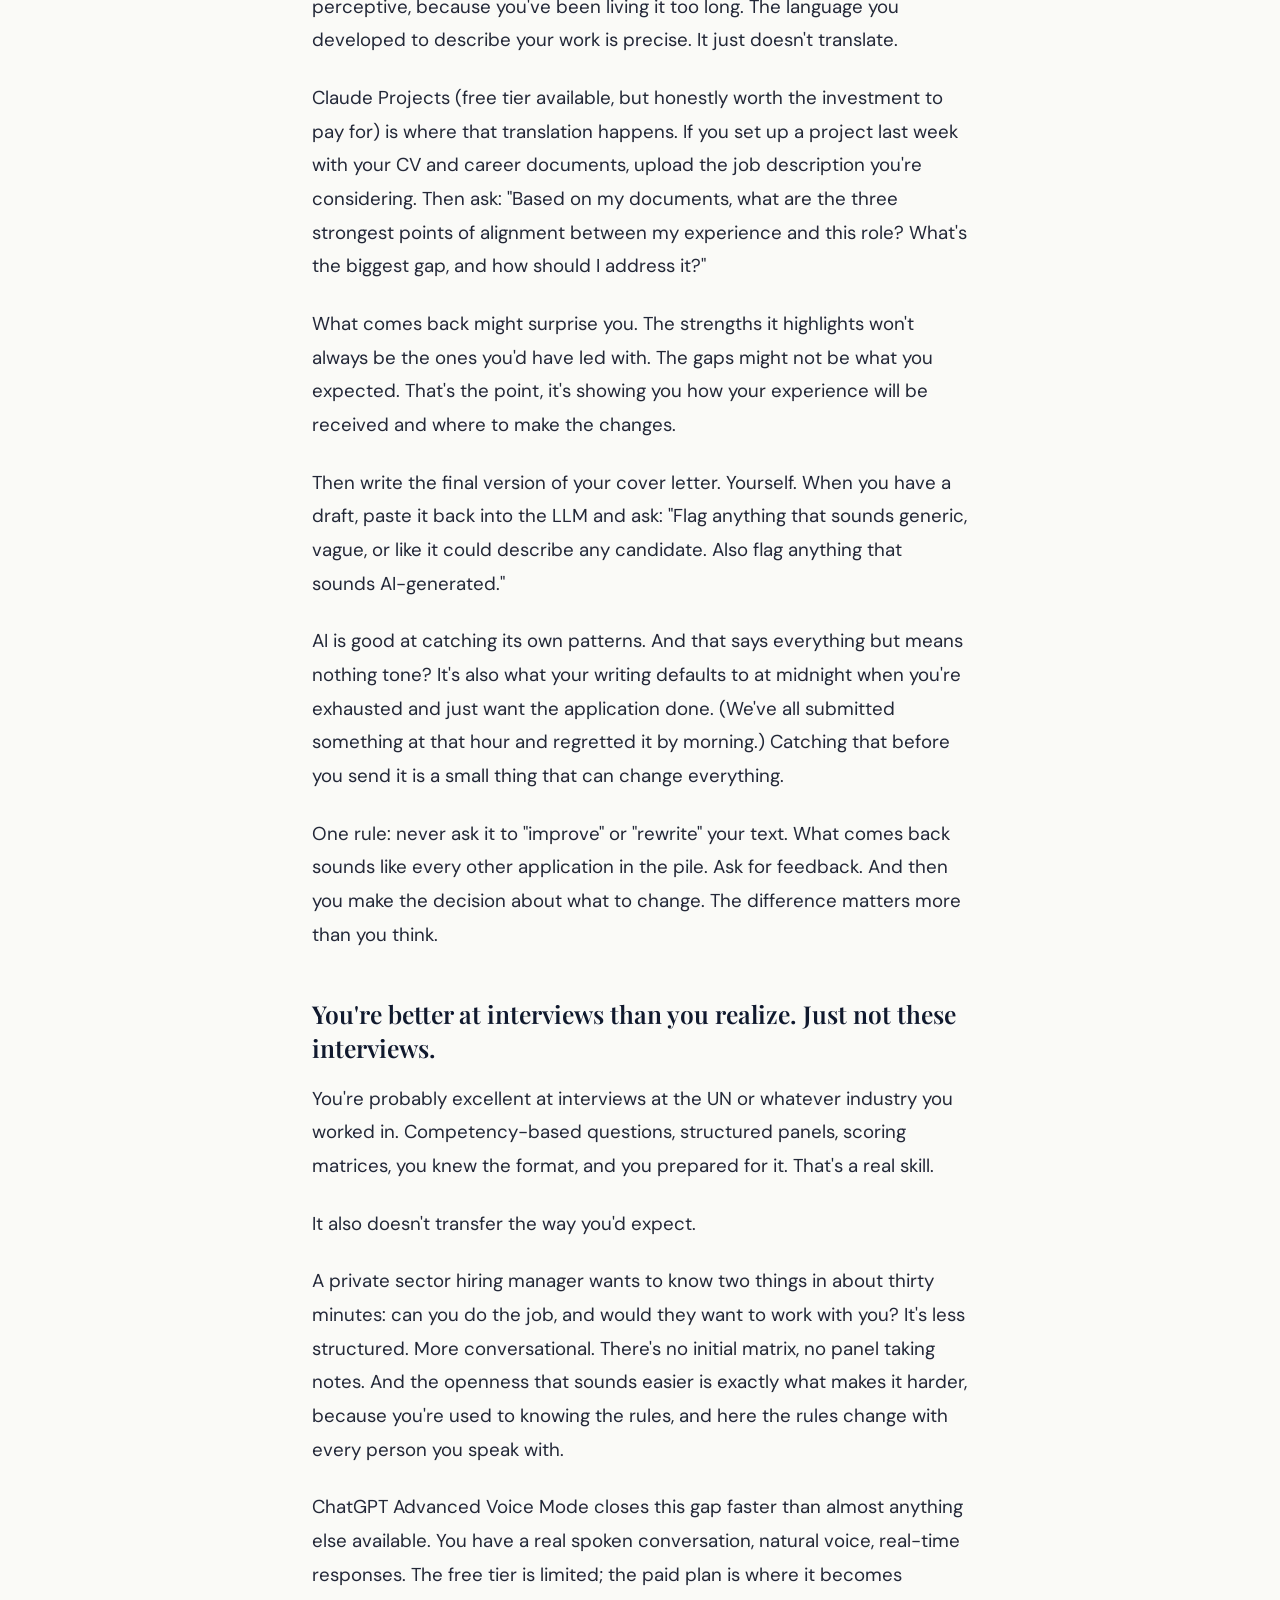
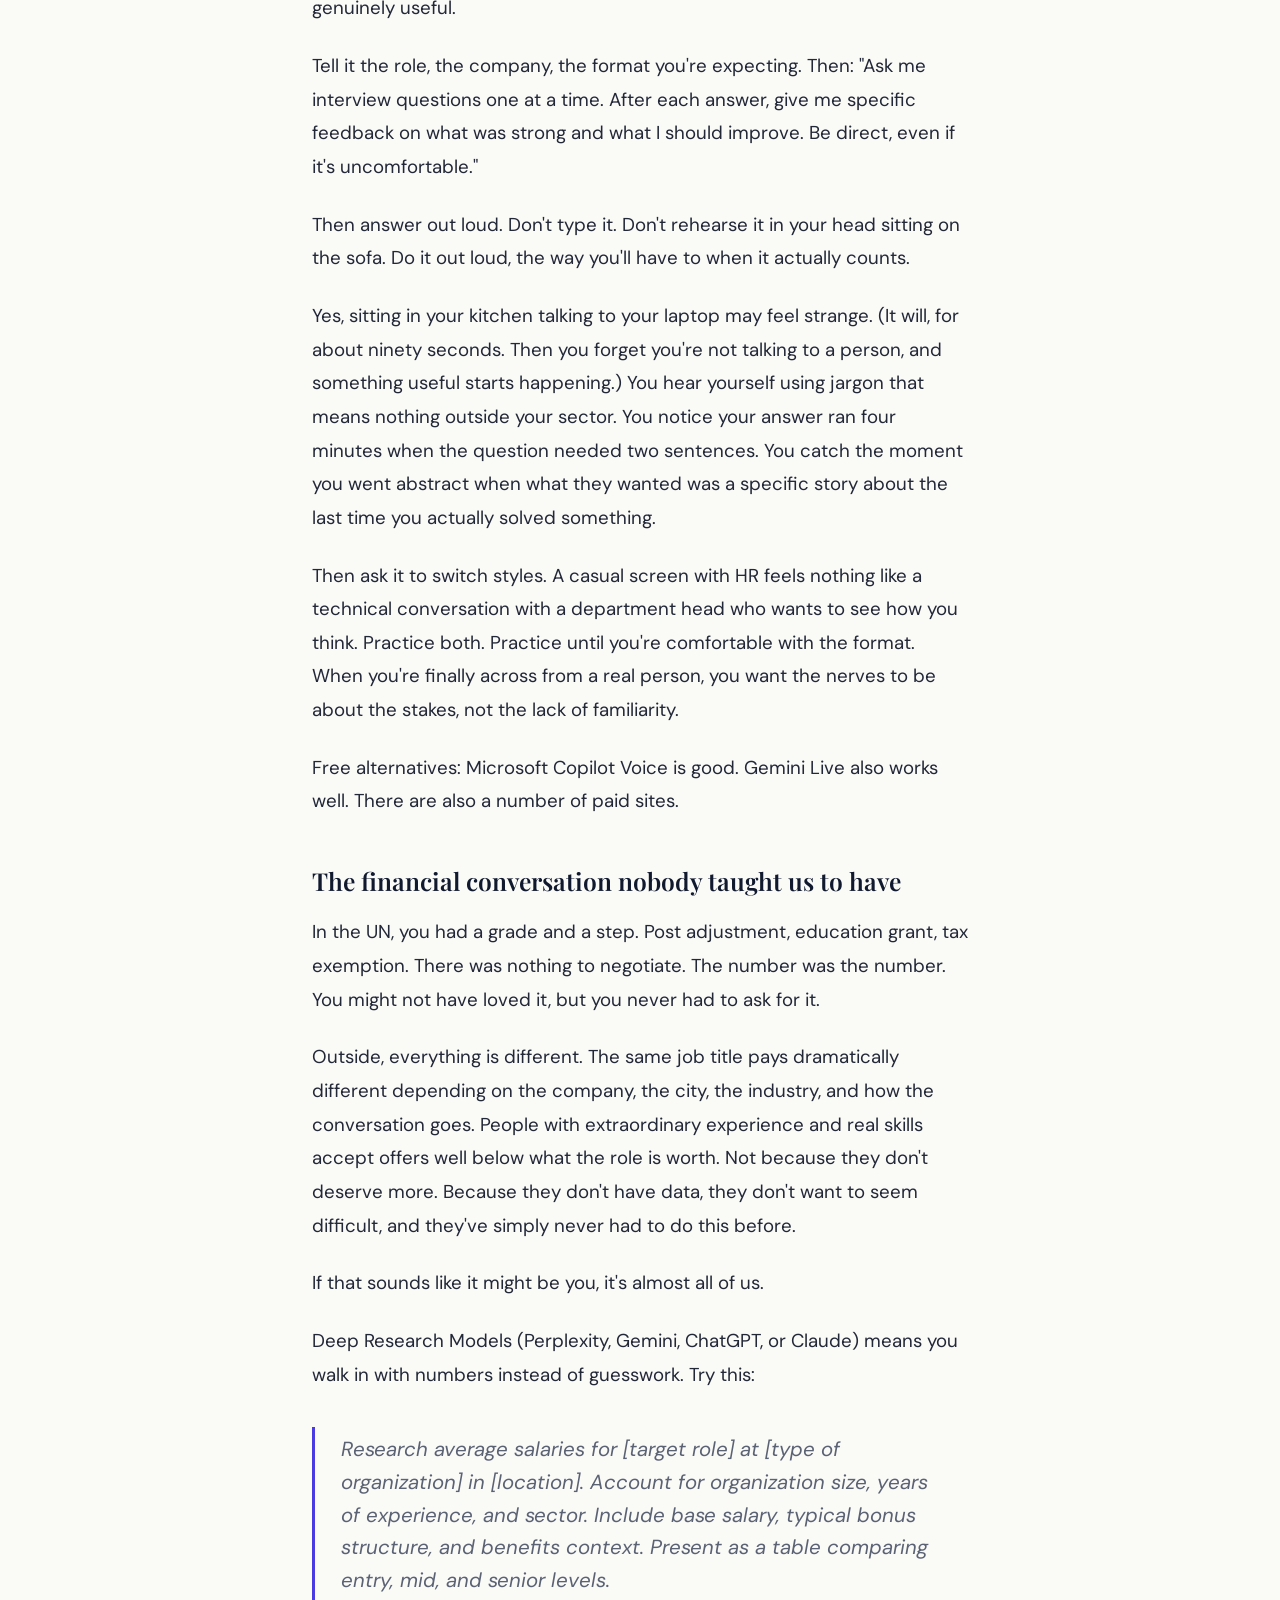
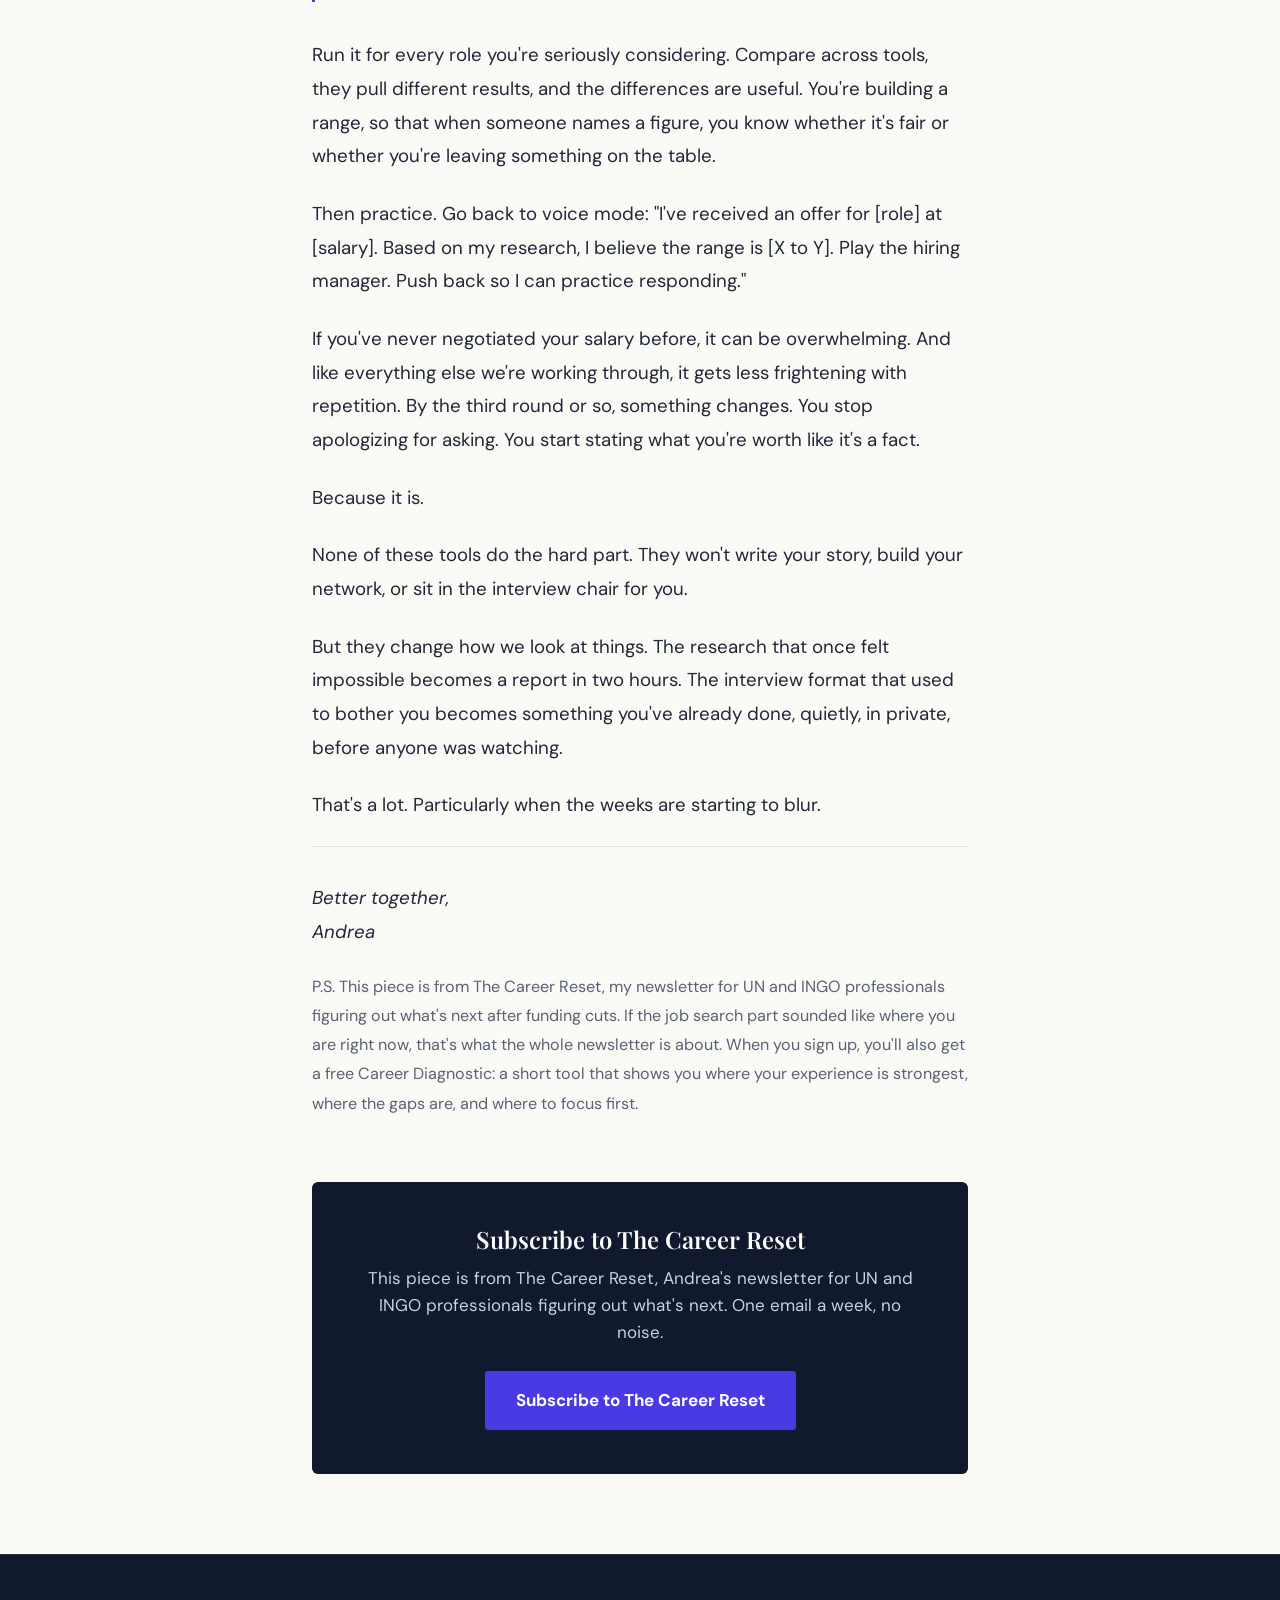
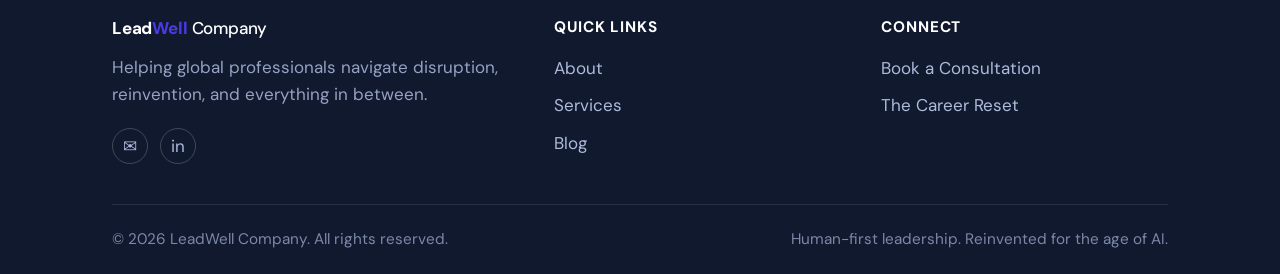
<file: post-ai-interviews-differently.html>
<!DOCTYPE html>
<html lang="en">
<head>
<meta charset="UTF-8">
<meta name="viewport" content="width=device-width, initial-scale=1.0">
<title>The Candidates Winning Interviews Use AI Differently | LeadWell Company</title>
<meta name="description" content="Right now, AI is applying for the same jobs you are. Here's how the candidates actually getting hired are using AI differently, from cover letters to interviews to salary negotiation.">
<link rel="preconnect" href="https://fonts.googleapis.com">
<link href="https://fonts.googleapis.com/css2?family=Playfair+Display:ital,wght@0,500;0,600;0,700;1,500&family=DM+Sans:wght@400;500;700;800&display=swap" rel="stylesheet">
<link rel="stylesheet" href="assets/style.css">
</head>
<body>
<header class="site-nav">
  <div class="nav-inner">
    <a href="index.html" class="wordmark"><span class="wm-lead">Lead</span><span class="wm-well">Well</span> <span class="wm-company">Company</span></a>
    <nav class="nav-links" id="navLinks">
      <a href="about.html">About</a>
      <a href="services.html">Services</a>
      <a href="blog.html" class="active">Blog</a>
      <a href="contact.html">Contact</a>
      <a href="contact.html" class="btn btn-primary" style="padding:10px 22px;">Book a Consultation</a>
    </nav>
    <button class="nav-toggle" id="navToggle" aria-label="Toggle menu">&#9776;</button>
  </div>
</header>

<main>
  <section class="article-header">
    <div class="wrap reveal">
      <span class="eyebrow">The Career Reset</span>
      <h1>The Candidates Winning Interviews Use AI Differently</h1>
      <p class="article-meta">By Andrea J. Miller, PCC, SHRM-SCP &middot; 9 min read</p>
    </div>
  </section>
  <article class="article-body reveal">

    <p>Right now, AI is applying for the same jobs you are.</p>
    <p>Every cover letter mirrors the job description back at the hiring manager. Answers that sound good but say nothing. Generic applications that could belong to anyone.</p>
    <p>Hiring managers are starting to recognize the pattern, and they're using it as a filter.</p>
    <p>The candidates being chosen are using these tools differently. Not to do the work for them, but to see their own work more clearly.</p>
    <p>Every tool we're covering today can write your cover letter, draft your interview answers, compose your follow-ups. But you shouldn't let them, at least not the final version.</p>
    <p>These tools work best the way a good colleague works best. The one who reads your draft and says: "I don't know what this means, and I've known you for ten years." The one who listens to your answer and says: "You lost me after the first sentence." Use them that way. Let them push you. Then you write it (or rewrite it) yourself. In your voice. With your stories.</p>
    <p>That's what gets you hired. You. Your stories, your voice.</p>

    <h3>Your application makes perfect sense. To you.</h3>
    <p>You sit down to write a cover letter, and you write something like: "Led multi-stakeholder coordination across five country offices." It feels specific. You can picture it all&mdash;the room, the calls, the forty-message email chain before anyone agreed on a workplan.</p>
    <p>To a hiring manager who's never worked in your world, it's just more noise.</p>
    <p>After fifteen or twenty years inside one system, it's normal to lose the ability to see your own experience from the outside. Not because you're not perceptive, because you've been living it too long. The language you developed to describe your work is precise. It just doesn't translate.</p>
    <p>Claude Projects (free tier available, but honestly worth the investment to pay for) is where that translation happens. If you set up a project last week with your CV and career documents, upload the job description you're considering. Then ask: "Based on my documents, what are the three strongest points of alignment between my experience and this role? What's the biggest gap, and how should I address it?"</p>
    <p>What comes back might surprise you. The strengths it highlights won't always be the ones you'd have led with. The gaps might not be what you expected. That's the point, it's showing you how your experience will be received and where to make the changes.</p>
    <p>Then write the final version of your cover letter. Yourself. When you have a draft, paste it back into the LLM and ask: "Flag anything that sounds generic, vague, or like it could describe any candidate. Also flag anything that sounds AI-generated."</p>
    <p>AI is good at catching its own patterns. And that says everything but means nothing tone? It's also what your writing defaults to at midnight when you're exhausted and just want the application done. (We've all submitted something at that hour and regretted it by morning.) Catching that before you send it is a small thing that can change everything.</p>
    <p>One rule: never ask it to "improve" or "rewrite" your text. What comes back sounds like every other application in the pile. Ask for feedback. And then you make the decision about what to change. The difference matters more than you think.</p>

    <h3>You're better at interviews than you realize. Just not these interviews.</h3>
    <p>You're probably excellent at interviews at the UN or whatever industry you worked in. Competency-based questions, structured panels, scoring matrices, you knew the format, and you prepared for it. That's a real skill.</p>
    <p>It also doesn't transfer the way you'd expect.</p>
    <p>A private sector hiring manager wants to know two things in about thirty minutes: can you do the job, and would they want to work with you? It's less structured. More conversational. There's no initial matrix, no panel taking notes. And the openness that sounds easier is exactly what makes it harder, because you're used to knowing the rules, and here the rules change with every person you speak with.</p>
    <p>ChatGPT Advanced Voice Mode closes this gap faster than almost anything else available. You have a real spoken conversation, natural voice, real-time responses. The free tier is limited; the paid plan is where it becomes genuinely useful.</p>
    <p>Tell it the role, the company, the format you're expecting. Then: "Ask me interview questions one at a time. After each answer, give me specific feedback on what was strong and what I should improve. Be direct, even if it's uncomfortable."</p>
    <p>Then answer out loud. Don't type it. Don't rehearse it in your head sitting on the sofa. Do it out loud, the way you'll have to when it actually counts.</p>
    <p>Yes, sitting in your kitchen talking to your laptop may feel strange. (It will, for about ninety seconds. Then you forget you're not talking to a person, and something useful starts happening.) You hear yourself using jargon that means nothing outside your sector. You notice your answer ran four minutes when the question needed two sentences. You catch the moment you went abstract when what they wanted was a specific story about the last time you actually solved something.</p>
    <p>Then ask it to switch styles. A casual screen with HR feels nothing like a technical conversation with a department head who wants to see how you think. Practice both. Practice until you're comfortable with the format. When you're finally across from a real person, you want the nerves to be about the stakes, not the lack of familiarity.</p>
    <p>Free alternatives: Microsoft Copilot Voice is good. Gemini Live also works well. There are also a number of paid sites.</p>

    <h3>The financial conversation nobody taught us to have</h3>
    <p>In the UN, you had a grade and a step. Post adjustment, education grant, tax exemption. There was nothing to negotiate. The number was the number. You might not have loved it, but you never had to ask for it.</p>
    <p>Outside, everything is different. The same job title pays dramatically different depending on the company, the city, the industry, and how the conversation goes. People with extraordinary experience and real skills accept offers well below what the role is worth. Not because they don't deserve more. Because they don't have data, they don't want to seem difficult, and they've simply never had to do this before.</p>
    <p>If that sounds like it might be you, it's almost all of us.</p>
    <p>Deep Research Models (Perplexity, Gemini, ChatGPT, or Claude) means you walk in with numbers instead of guesswork. Try this:</p>
    <blockquote>Research average salaries for [target role] at [type of organization] in [location]. Account for organization size, years of experience, and sector. Include base salary, typical bonus structure, and benefits context. Present as a table comparing entry, mid, and senior levels.</blockquote>
    <p>Run it for every role you're seriously considering. Compare across tools, they pull different results, and the differences are useful. You're building a range, so that when someone names a figure, you know whether it's fair or whether you're leaving something on the table.</p>
    <p>Then practice. Go back to voice mode: "I've received an offer for [role] at [salary]. Based on my research, I believe the range is [X to Y]. Play the hiring manager. Push back so I can practice responding."</p>
    <p>If you've never negotiated your salary before, it can be overwhelming. And like everything else we're working through, it gets less frightening with repetition. By the third round or so, something changes. You stop apologizing for asking. You start stating what you're worth like it's a fact.</p>
    <p>Because it is.</p>
    <p>None of these tools do the hard part. They won't write your story, build your network, or sit in the interview chair for you.</p>
    <p>But they change how we look at things. The research that once felt impossible becomes a report in two hours. The interview format that used to bother you becomes something you've already done, quietly, in private, before anyone was watching.</p>
    <p>That's a lot. Particularly when the weeks are starting to blur.</p>

    <p class="article-signoff">Better together,<br>Andrea</p>
    <p style="color:var(--ink-muted);font-size:0.95rem;margin-top:20px;">P.S. This piece is from The Career Reset, my newsletter for UN and INGO professionals figuring out what's next after funding cuts. If the job search part sounded like where you are right now, that's what the whole newsletter is about. When you sign up, you'll also get a free Career Diagnostic: a short tool that shows you where your experience is strongest, where the gaps are, and where to focus first.</p>

  </article>

  <div class="article-cta">
    <div class="article-cta-box reveal">
      <h3>Subscribe to The Career Reset</h3>
      <p>This piece is from The Career Reset, Andrea's newsletter for UN and INGO professionals figuring out what's next. One email a week, no noise.</p>
      <a href="https://careerreset.substack.com/" target="_blank" rel="noopener" class="btn btn-primary">Subscribe to The Career Reset</a>
    </div>
  </div>

</main>
<footer>
  <div class="wrap">
    <div class="footer-grid">
      <div>
        <a href="index.html" class="wordmark"><span class="wm-lead">Lead</span><span class="wm-well">Well</span> <span class="wm-company">Company</span></a>
        <p>Helping global professionals navigate disruption, reinvention, and everything in between.</p>
        <div class="footer-icons" style="margin-top:20px;">
          <a href="mailto:andrea@leadwellcompany.com" aria-label="Email">&#9993;</a>
          <a href="https://www.linkedin.com/in/andreajmiller" aria-label="LinkedIn" target="_blank" rel="noopener">in</a>
        </div>
      </div>
      <div>
        <h4>Quick Links</h4>
        <ul>
          <li><a href="about.html">About</a></li>
          <li><a href="services.html">Services</a></li>
          <li><a href="blog.html">Blog</a></li>
        </ul>
      </div>
      <div>
        <h4>Connect</h4>
        <ul>
          <li><a href="contact.html">Book a Consultation</a></li>
          <li><a href="https://careerreset.substack.com/" target="_blank" rel="noopener">The Career Reset</a></li>
        </ul>
      </div>
    </div>
    <div class="footer-bottom">
      <span>&copy; 2026 LeadWell Company. All rights reserved.</span>
      <span>Human-first leadership. Reinvented for the age of AI.</span>
    </div>
  </div>
</footer>

<script src="assets/script.js" defer></script>
</body>
</html>
</file>
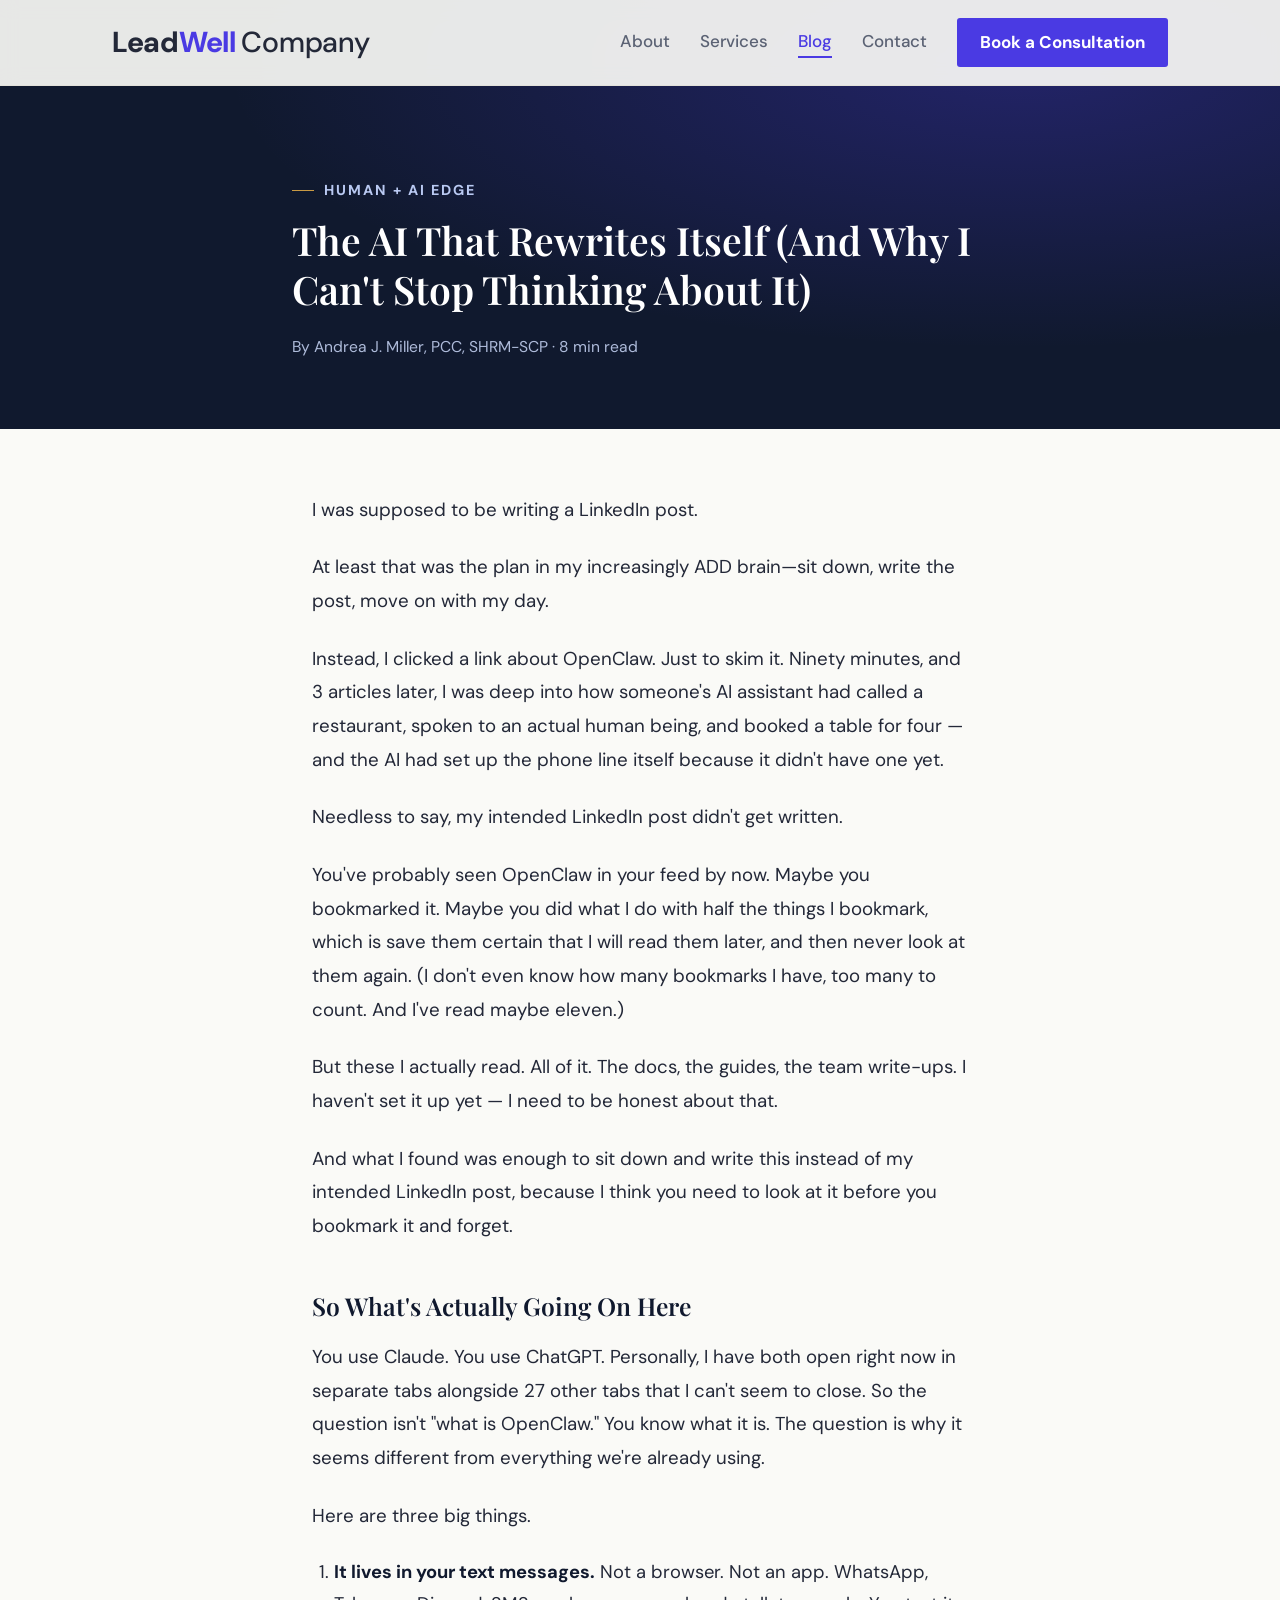
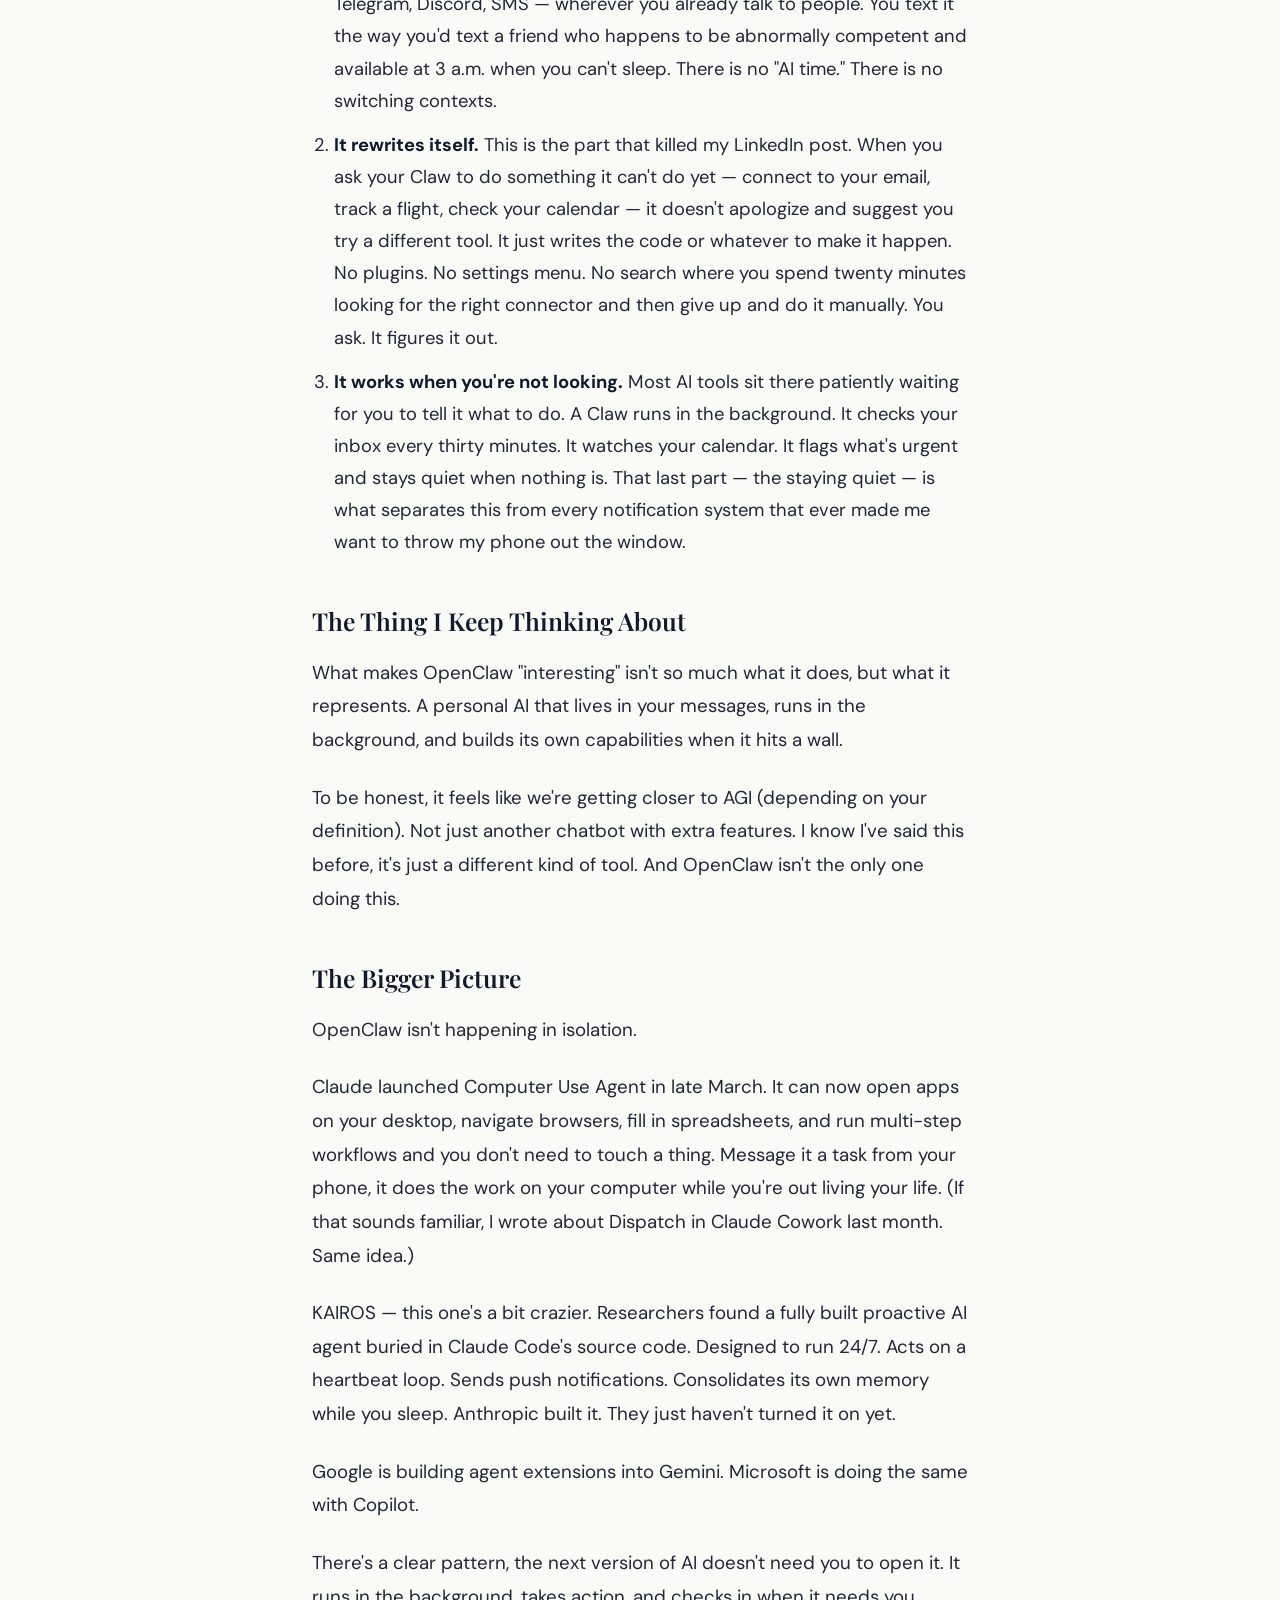
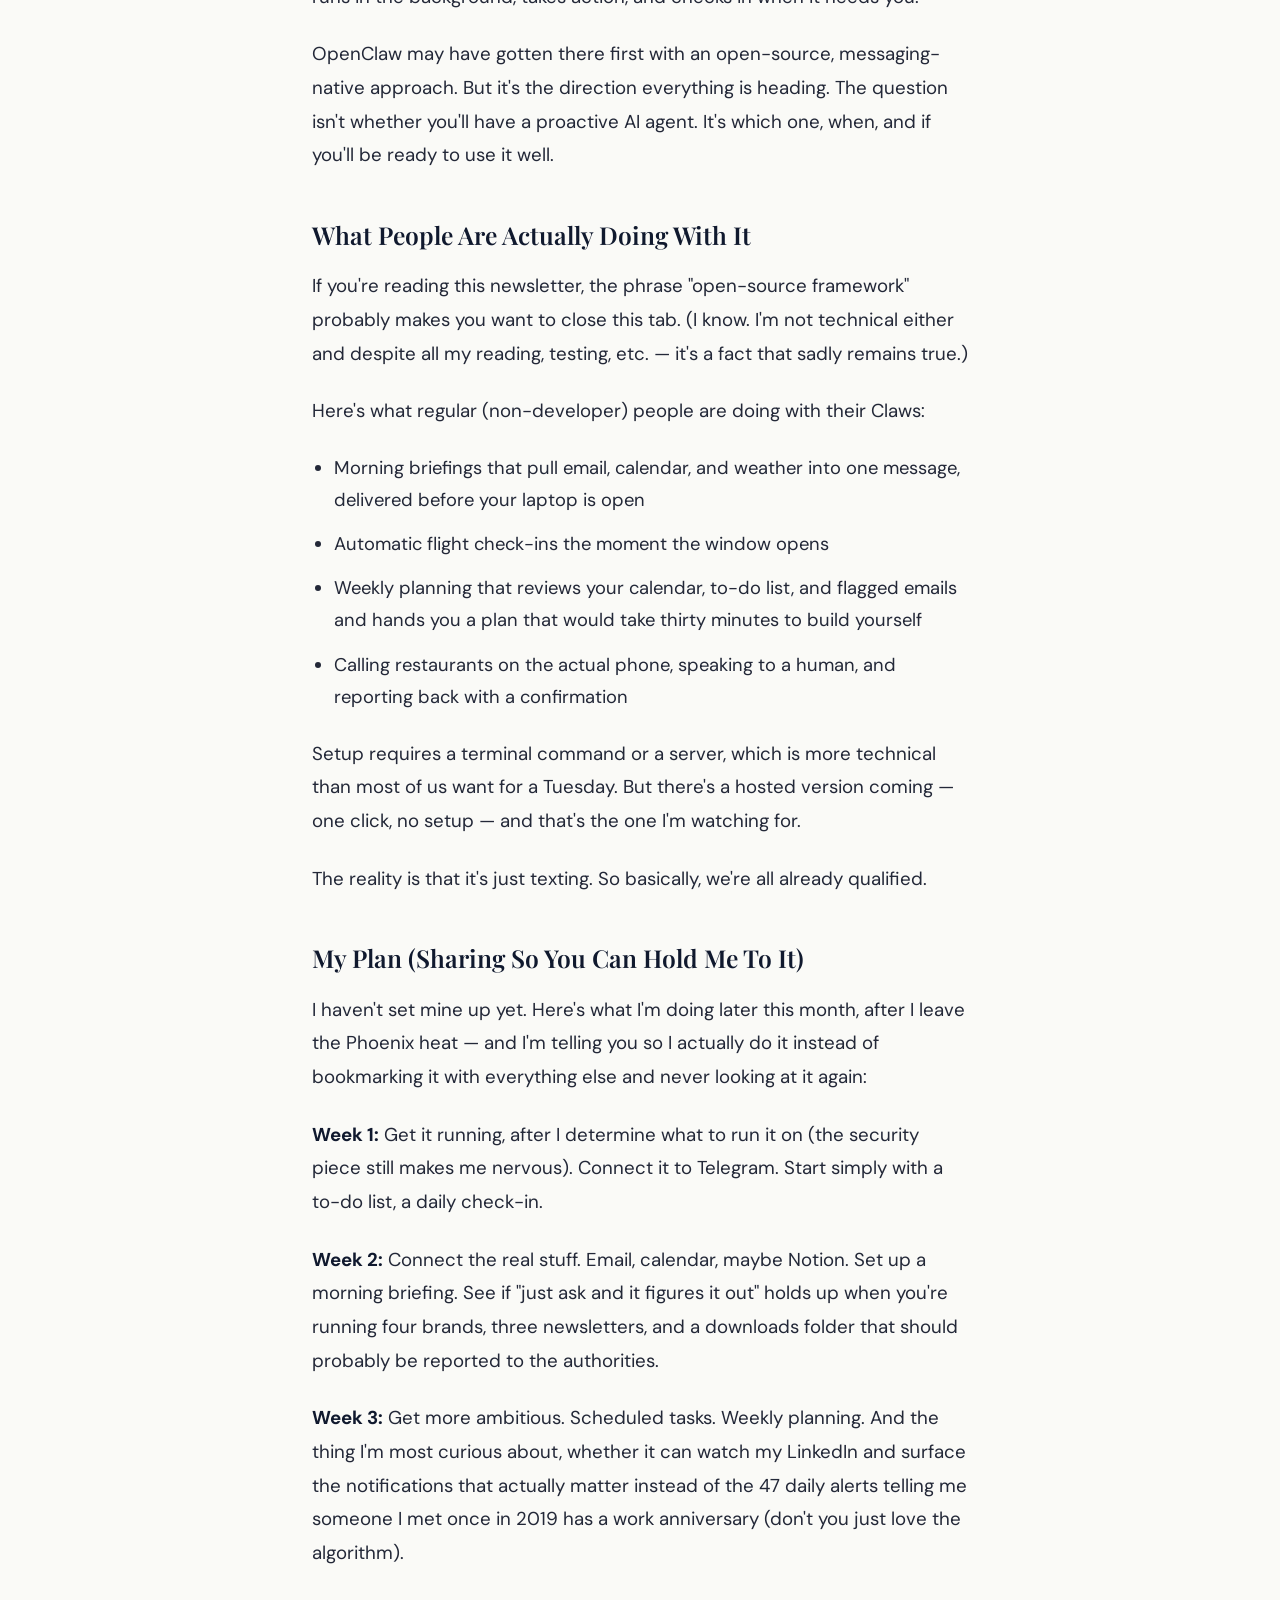
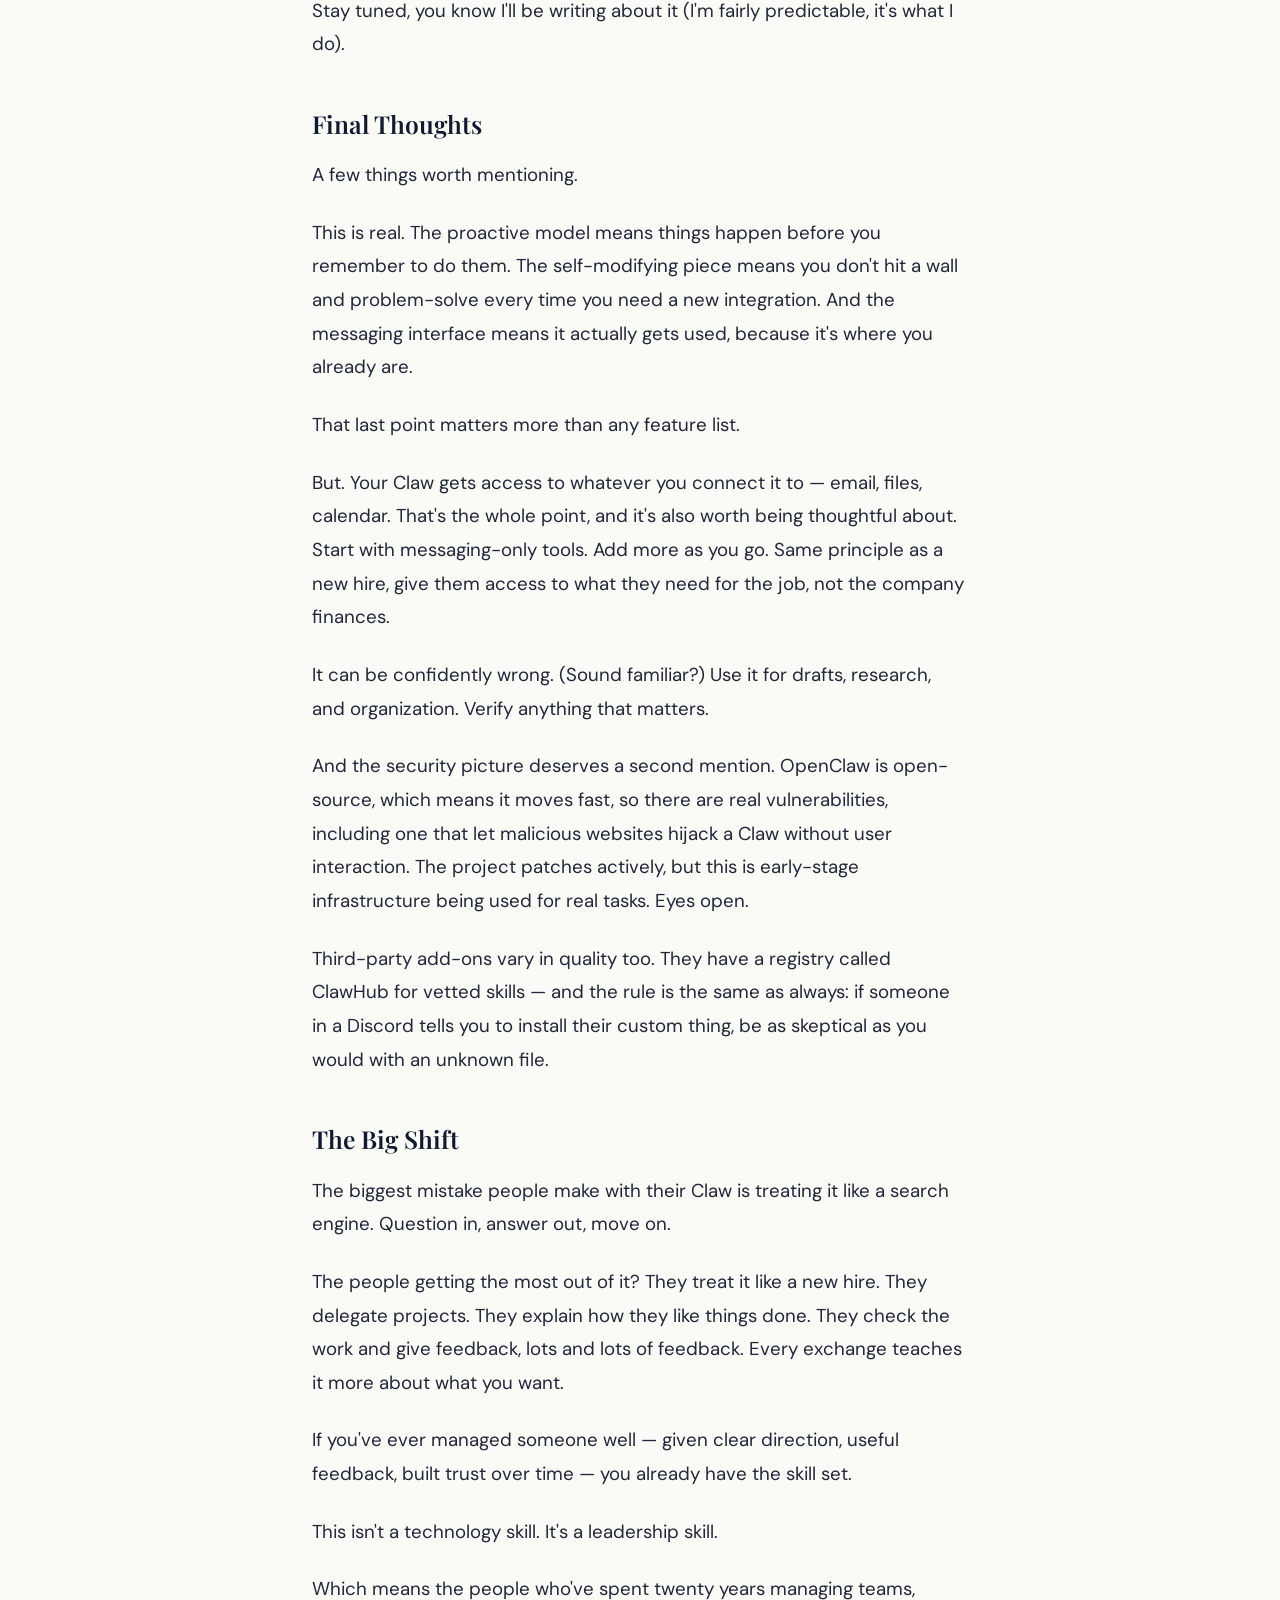
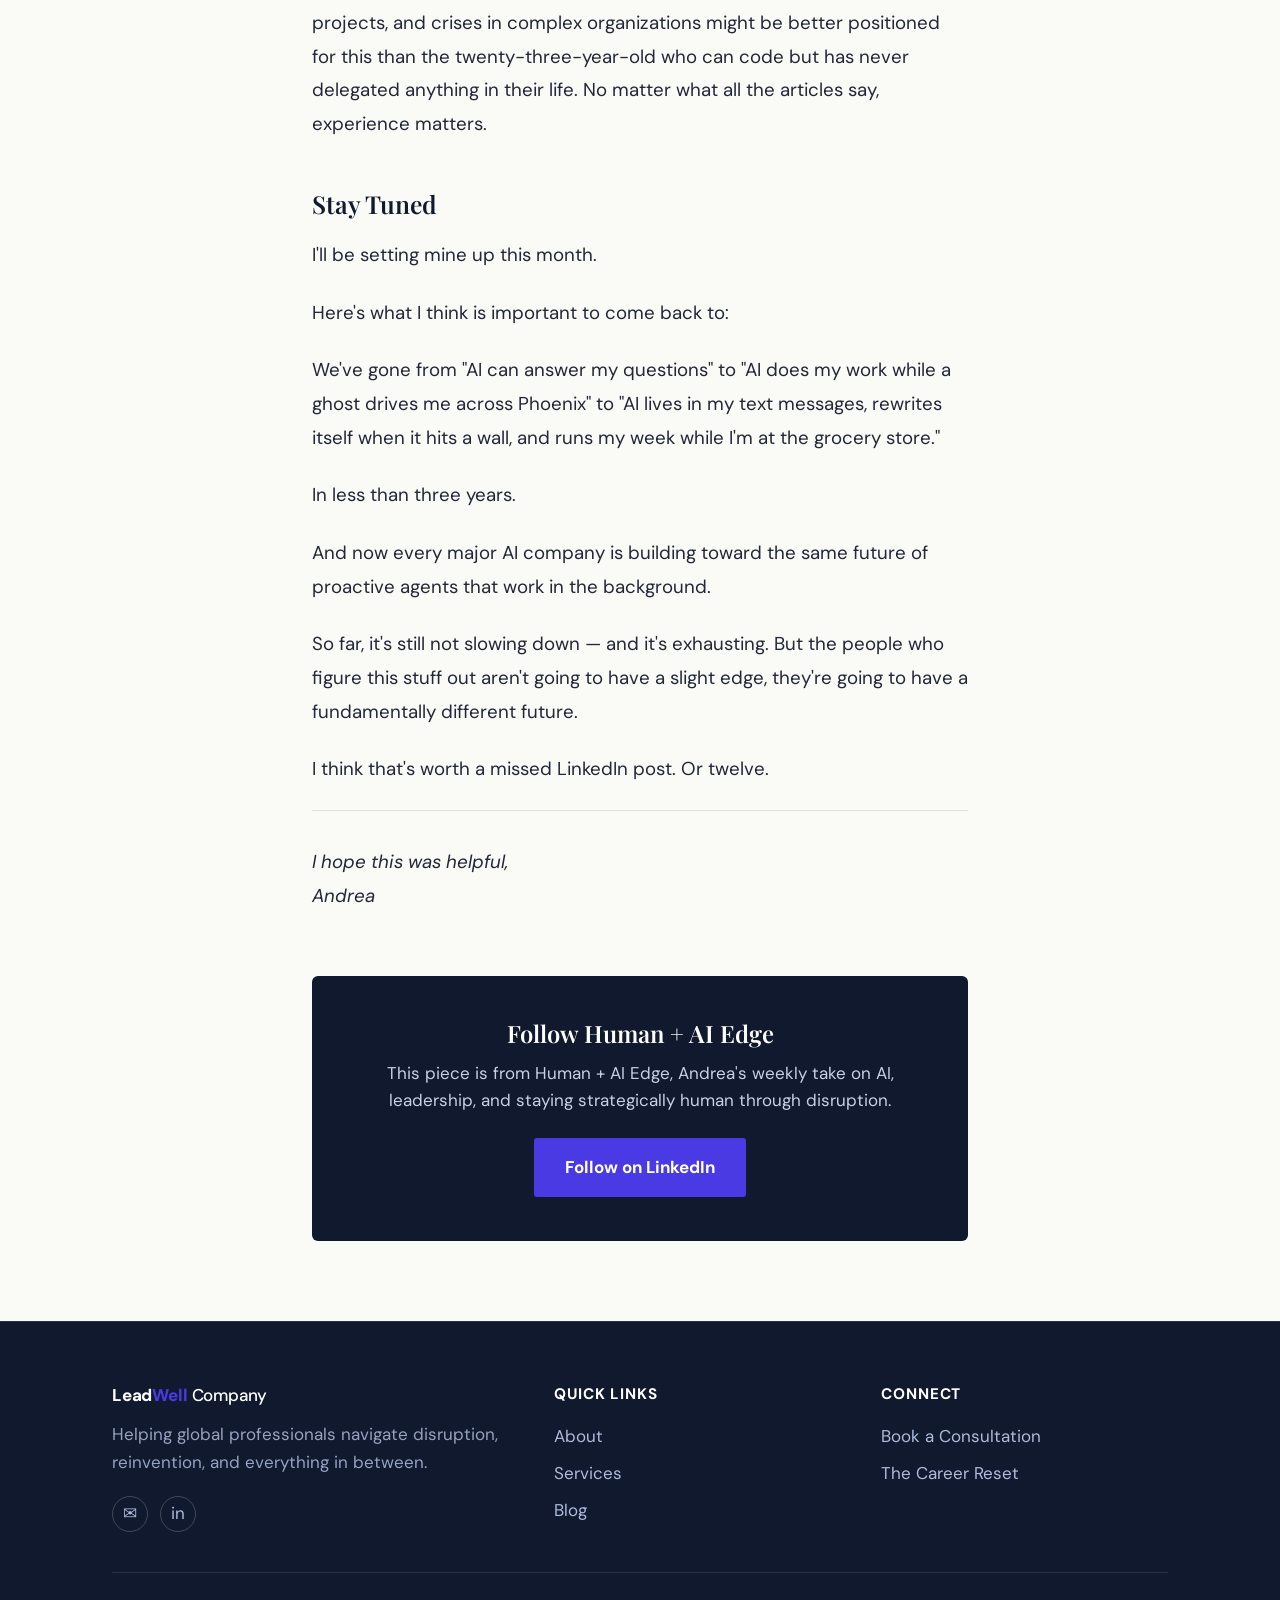
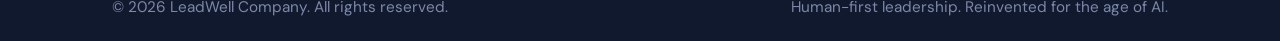
<file: post-ai-rewrites-itself.html>
<!DOCTYPE html>
<html lang="en">
<head>
<meta charset="UTF-8">
<meta name="viewport" content="width=device-width, initial-scale=1.0">
<title>The AI That Rewrites Itself (And Why I Can't Stop Thinking About It) | LeadWell Company</title>
<meta name="description" content="A personal AI that lives in your messages, runs in the background, and writes its own code when it hits a wall. What OpenClaw actually represents, and why it matters.">
<link rel="preconnect" href="https://fonts.googleapis.com">
<link href="https://fonts.googleapis.com/css2?family=Playfair+Display:ital,wght@0,500;0,600;0,700;1,500&family=DM+Sans:wght@400;500;700;800&display=swap" rel="stylesheet">
<link rel="stylesheet" href="assets/style.css">
</head>
<body>
<header class="site-nav">
  <div class="nav-inner">
    <a href="index.html" class="wordmark"><span class="wm-lead">Lead</span><span class="wm-well">Well</span> <span class="wm-company">Company</span></a>
    <nav class="nav-links" id="navLinks">
      <a href="about.html">About</a>
      <a href="services.html">Services</a>
      <a href="blog.html" class="active">Blog</a>
      <a href="contact.html">Contact</a>
      <a href="contact.html" class="btn btn-primary" style="padding:10px 22px;">Book a Consultation</a>
    </nav>
    <button class="nav-toggle" id="navToggle" aria-label="Toggle menu">&#9776;</button>
  </div>
</header>

<main>
  <section class="article-header">
    <div class="wrap reveal">
      <span class="eyebrow">Human + AI Edge</span>
      <h1>The AI That Rewrites Itself (And Why I Can't Stop Thinking About It)</h1>
      <p class="article-meta">By Andrea J. Miller, PCC, SHRM-SCP &middot; 8 min read</p>
    </div>
  </section>
  <article class="article-body reveal">

    <p>I was supposed to be writing a LinkedIn post.</p>
    <p>At least that was the plan in my increasingly ADD brain&mdash;sit down, write the post, move on with my day.</p>
    <p>Instead, I clicked a link about OpenClaw. Just to skim it. Ninety minutes, and 3 articles later, I was deep into how someone's AI assistant had called a restaurant, spoken to an actual human being, and booked a table for four &mdash; and the AI had set up the phone line itself because it didn't have one yet.</p>
    <p>Needless to say, my intended LinkedIn post didn't get written.</p>
    <p>You've probably seen OpenClaw in your feed by now. Maybe you bookmarked it. Maybe you did what I do with half the things I bookmark, which is save them certain that I will read them later, and then never look at them again. (I don't even know how many bookmarks I have, too many to count. And I've read maybe eleven.)</p>
    <p>But these I actually read. All of it. The docs, the guides, the team write-ups. I haven't set it up yet &mdash; I need to be honest about that.</p>
    <p>And what I found was enough to sit down and write this instead of my intended LinkedIn post, because I think you need to look at it before you bookmark it and forget.</p>

    <h3>So What's Actually Going On Here</h3>
    <p>You use Claude. You use ChatGPT. Personally, I have both open right now in separate tabs alongside 27 other tabs that I can't seem to close. So the question isn't "what is OpenClaw." You know what it is. The question is why it seems different from everything we're already using.</p>
    <p>Here are three big things.</p>
    <ol>
      <li><strong>It lives in your text messages.</strong> Not a browser. Not an app. WhatsApp, Telegram, Discord, SMS &mdash; wherever you already talk to people. You text it the way you'd text a friend who happens to be abnormally competent and available at 3 a.m. when you can't sleep. There is no "AI time." There is no switching contexts.</li>
      <li><strong>It rewrites itself.</strong> This is the part that killed my LinkedIn post. When you ask your Claw to do something it can't do yet &mdash; connect to your email, track a flight, check your calendar &mdash; it doesn't apologize and suggest you try a different tool. It just writes the code or whatever to make it happen. No plugins. No settings menu. No search where you spend twenty minutes looking for the right connector and then give up and do it manually. You ask. It figures it out.</li>
      <li><strong>It works when you're not looking.</strong> Most AI tools sit there patiently waiting for you to tell it what to do. A Claw runs in the background. It checks your inbox every thirty minutes. It watches your calendar. It flags what's urgent and stays quiet when nothing is. That last part &mdash; the staying quiet &mdash; is what separates this from every notification system that ever made me want to throw my phone out the window.</li>
    </ol>

    <h3>The Thing I Keep Thinking About</h3>
    <p>What makes OpenClaw "interesting" isn't so much what it does, but what it represents. A personal AI that lives in your messages, runs in the background, and builds its own capabilities when it hits a wall.</p>
    <p>To be honest, it feels like we're getting closer to AGI (depending on your definition). Not just another chatbot with extra features. I know I've said this before, it's just a different kind of tool. And OpenClaw isn't the only one doing this.</p>

    <h3>The Bigger Picture</h3>
    <p>OpenClaw isn't happening in isolation.</p>
    <p>Claude launched Computer Use Agent in late March. It can now open apps on your desktop, navigate browsers, fill in spreadsheets, and run multi-step workflows and you don't need to touch a thing. Message it a task from your phone, it does the work on your computer while you're out living your life. (If that sounds familiar, I wrote about Dispatch in Claude Cowork last month. Same idea.)</p>
    <p>KAIROS &mdash; this one's a bit crazier. Researchers found a fully built proactive AI agent buried in Claude Code's source code. Designed to run 24/7. Acts on a heartbeat loop. Sends push notifications. Consolidates its own memory while you sleep. Anthropic built it. They just haven't turned it on yet.</p>
    <p>Google is building agent extensions into Gemini. Microsoft is doing the same with Copilot.</p>
    <p>There's a clear pattern, the next version of AI doesn't need you to open it. It runs in the background, takes action, and checks in when it needs you.</p>
    <p>OpenClaw may have gotten there first with an open-source, messaging-native approach. But it's the direction everything is heading. The question isn't whether you'll have a proactive AI agent. It's which one, when, and if you'll be ready to use it well.</p>

    <h3>What People Are Actually Doing With It</h3>
    <p>If you're reading this newsletter, the phrase "open-source framework" probably makes you want to close this tab. (I know. I'm not technical either and despite all my reading, testing, etc. &mdash; it's a fact that sadly remains true.)</p>
    <p>Here's what regular (non-developer) people are doing with their Claws:</p>
    <ul>
      <li>Morning briefings that pull email, calendar, and weather into one message, delivered before your laptop is open</li>
      <li>Automatic flight check-ins the moment the window opens</li>
      <li>Weekly planning that reviews your calendar, to-do list, and flagged emails and hands you a plan that would take thirty minutes to build yourself</li>
      <li>Calling restaurants on the actual phone, speaking to a human, and reporting back with a confirmation</li>
    </ul>
    <p>Setup requires a terminal command or a server, which is more technical than most of us want for a Tuesday. But there's a hosted version coming &mdash; one click, no setup &mdash; and that's the one I'm watching for.</p>
    <p>The reality is that it's just texting. So basically, we're all already qualified.</p>

    <h3>My Plan (Sharing So You Can Hold Me To It)</h3>
    <p>I haven't set mine up yet. Here's what I'm doing later this month, after I leave the Phoenix heat &mdash; and I'm telling you so I actually do it instead of bookmarking it with everything else and never looking at it again:</p>
    <p><strong>Week 1:</strong> Get it running, after I determine what to run it on (the security piece still makes me nervous). Connect it to Telegram. Start simply with a to-do list, a daily check-in.</p>
    <p><strong>Week 2:</strong> Connect the real stuff. Email, calendar, maybe Notion. Set up a morning briefing. See if "just ask and it figures it out" holds up when you're running four brands, three newsletters, and a downloads folder that should probably be reported to the authorities.</p>
    <p><strong>Week 3:</strong> Get more ambitious. Scheduled tasks. Weekly planning. And the thing I'm most curious about, whether it can watch my LinkedIn and surface the notifications that actually matter instead of the 47 daily alerts telling me someone I met once in 2019 has a work anniversary (don't you just love the algorithm).</p>
    <p>Stay tuned, you know I'll be writing about it (I'm fairly predictable, it's what I do).</p>

    <h3>Final Thoughts</h3>
    <p>A few things worth mentioning.</p>
    <p>This is real. The proactive model means things happen before you remember to do them. The self-modifying piece means you don't hit a wall and problem-solve every time you need a new integration. And the messaging interface means it actually gets used, because it's where you already are.</p>
    <p>That last point matters more than any feature list.</p>
    <p>But. Your Claw gets access to whatever you connect it to &mdash; email, files, calendar. That's the whole point, and it's also worth being thoughtful about. Start with messaging-only tools. Add more as you go. Same principle as a new hire, give them access to what they need for the job, not the company finances.</p>
    <p>It can be confidently wrong. (Sound familiar?) Use it for drafts, research, and organization. Verify anything that matters.</p>
    <p>And the security picture deserves a second mention. OpenClaw is open-source, which means it moves fast, so there are real vulnerabilities, including one that let malicious websites hijack a Claw without user interaction. The project patches actively, but this is early-stage infrastructure being used for real tasks. Eyes open.</p>
    <p>Third-party add-ons vary in quality too. They have a registry called ClawHub for vetted skills &mdash; and the rule is the same as always: if someone in a Discord tells you to install their custom thing, be as skeptical as you would with an unknown file.</p>

    <h3>The Big Shift</h3>
    <p>The biggest mistake people make with their Claw is treating it like a search engine. Question in, answer out, move on.</p>
    <p>The people getting the most out of it? They treat it like a new hire. They delegate projects. They explain how they like things done. They check the work and give feedback, lots and lots of feedback. Every exchange teaches it more about what you want.</p>
    <p>If you've ever managed someone well &mdash; given clear direction, useful feedback, built trust over time &mdash; you already have the skill set.</p>
    <p>This isn't a technology skill. It's a leadership skill.</p>
    <p>Which means the people who've spent twenty years managing teams, projects, and crises in complex organizations might be better positioned for this than the twenty-three-year-old who can code but has never delegated anything in their life. No matter what all the articles say, experience matters.</p>

    <h3>Stay Tuned</h3>
    <p>I'll be setting mine up this month.</p>
    <p>Here's what I think is important to come back to:</p>
    <p>We've gone from "AI can answer my questions" to "AI does my work while a ghost drives me across Phoenix" to "AI lives in my text messages, rewrites itself when it hits a wall, and runs my week while I'm at the grocery store."</p>
    <p>In less than three years.</p>
    <p>And now every major AI company is building toward the same future of proactive agents that work in the background.</p>
    <p>So far, it's still not slowing down &mdash; and it's exhausting. But the people who figure this stuff out aren't going to have a slight edge, they're going to have a fundamentally different future.</p>
    <p>I think that's worth a missed LinkedIn post. Or twelve.</p>

    <p class="article-signoff">I hope this was helpful,<br>Andrea</p>

  </article>

  <div class="article-cta">
    <div class="article-cta-box reveal">
      <h3>Follow Human + AI Edge</h3>
      <p>This piece is from Human + AI Edge, Andrea's weekly take on AI, leadership, and staying strategically human through disruption.</p>
      <a href="https://www.linkedin.com/in/andreajmiller" target="_blank" rel="noopener" class="btn btn-primary">Follow on LinkedIn</a>
    </div>
  </div>

</main>
<footer>
  <div class="wrap">
    <div class="footer-grid">
      <div>
        <a href="index.html" class="wordmark"><span class="wm-lead">Lead</span><span class="wm-well">Well</span> <span class="wm-company">Company</span></a>
        <p>Helping global professionals navigate disruption, reinvention, and everything in between.</p>
        <div class="footer-icons" style="margin-top:20px;">
          <a href="mailto:andrea@leadwellcompany.com" aria-label="Email">&#9993;</a>
          <a href="https://www.linkedin.com/in/andreajmiller" aria-label="LinkedIn" target="_blank" rel="noopener">in</a>
        </div>
      </div>
      <div>
        <h4>Quick Links</h4>
        <ul>
          <li><a href="about.html">About</a></li>
          <li><a href="services.html">Services</a></li>
          <li><a href="blog.html">Blog</a></li>
        </ul>
      </div>
      <div>
        <h4>Connect</h4>
        <ul>
          <li><a href="contact.html">Book a Consultation</a></li>
          <li><a href="https://careerreset.substack.com/" target="_blank" rel="noopener">The Career Reset</a></li>
        </ul>
      </div>
    </div>
    <div class="footer-bottom">
      <span>&copy; 2026 LeadWell Company. All rights reserved.</span>
      <span>Human-first leadership. Reinvented for the age of AI.</span>
    </div>
  </div>
</footer>

<script src="assets/script.js" defer></script>
</body>
</html>
</file>
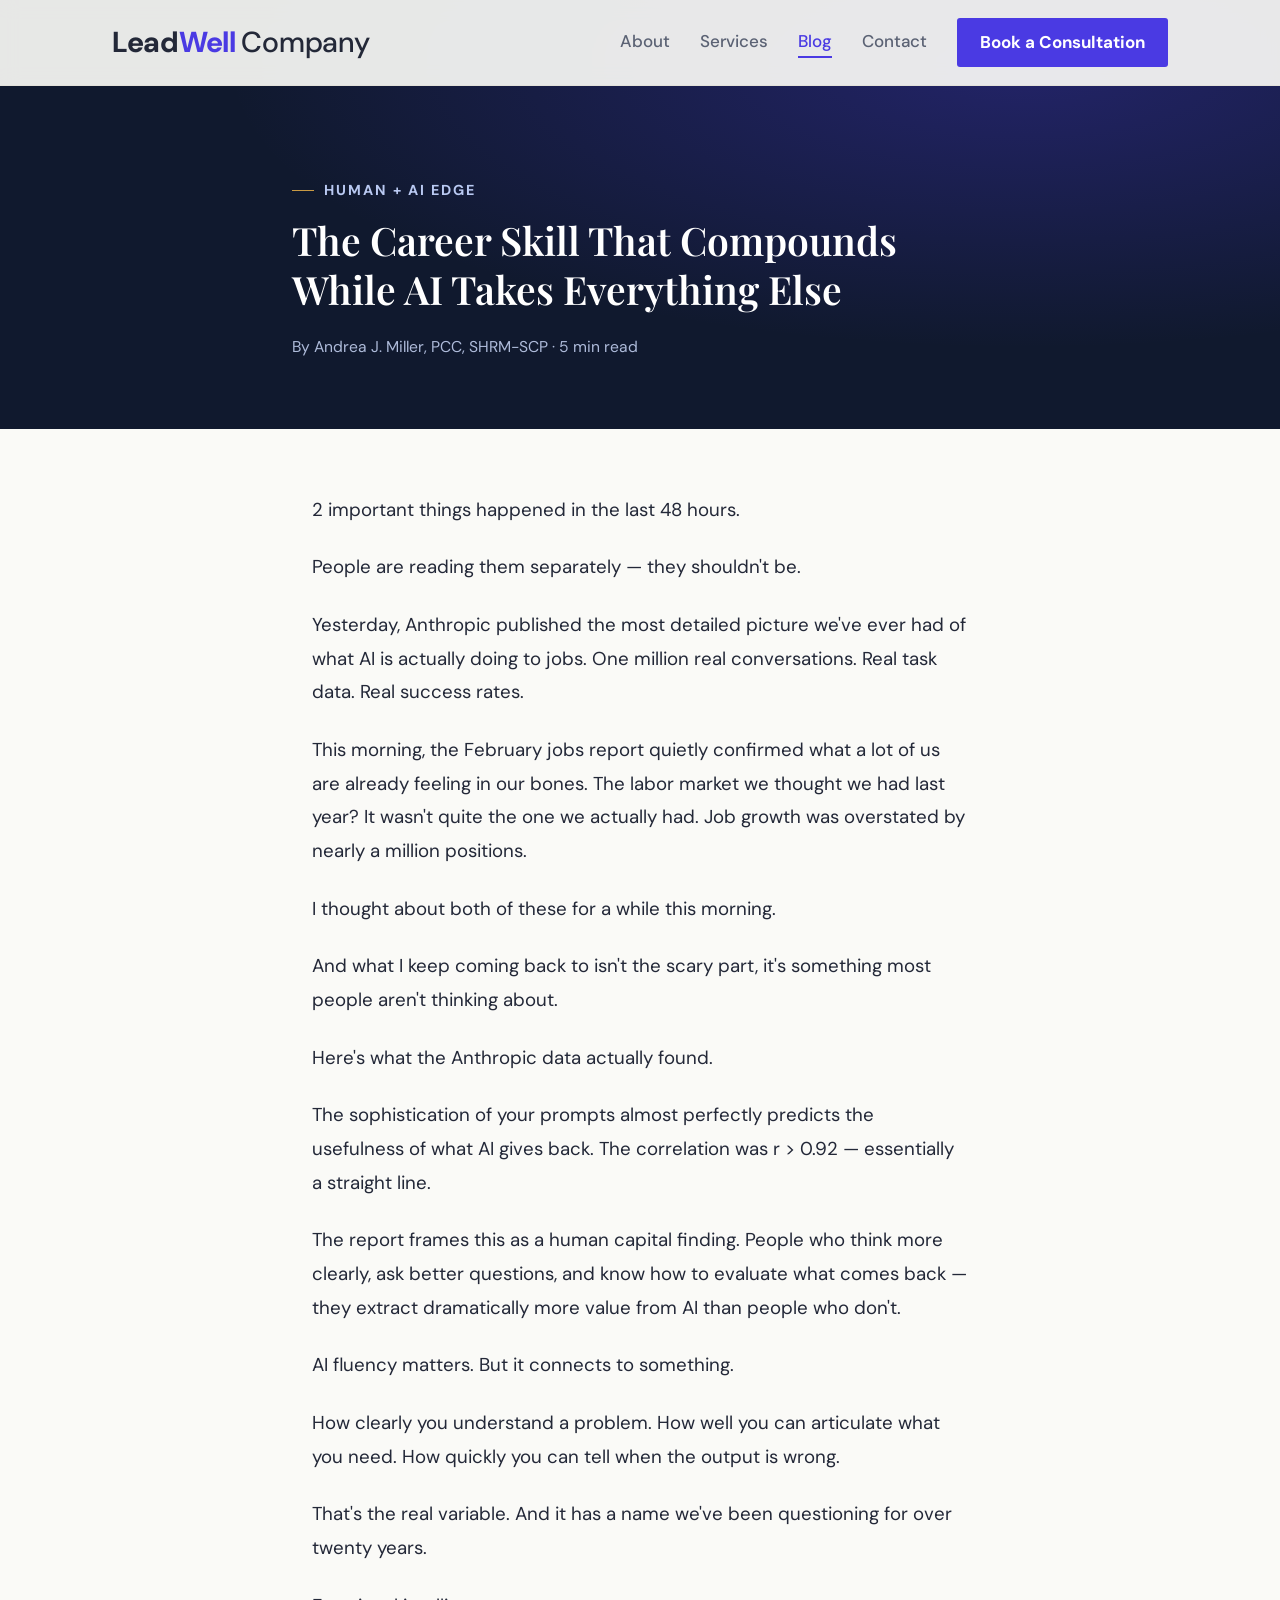
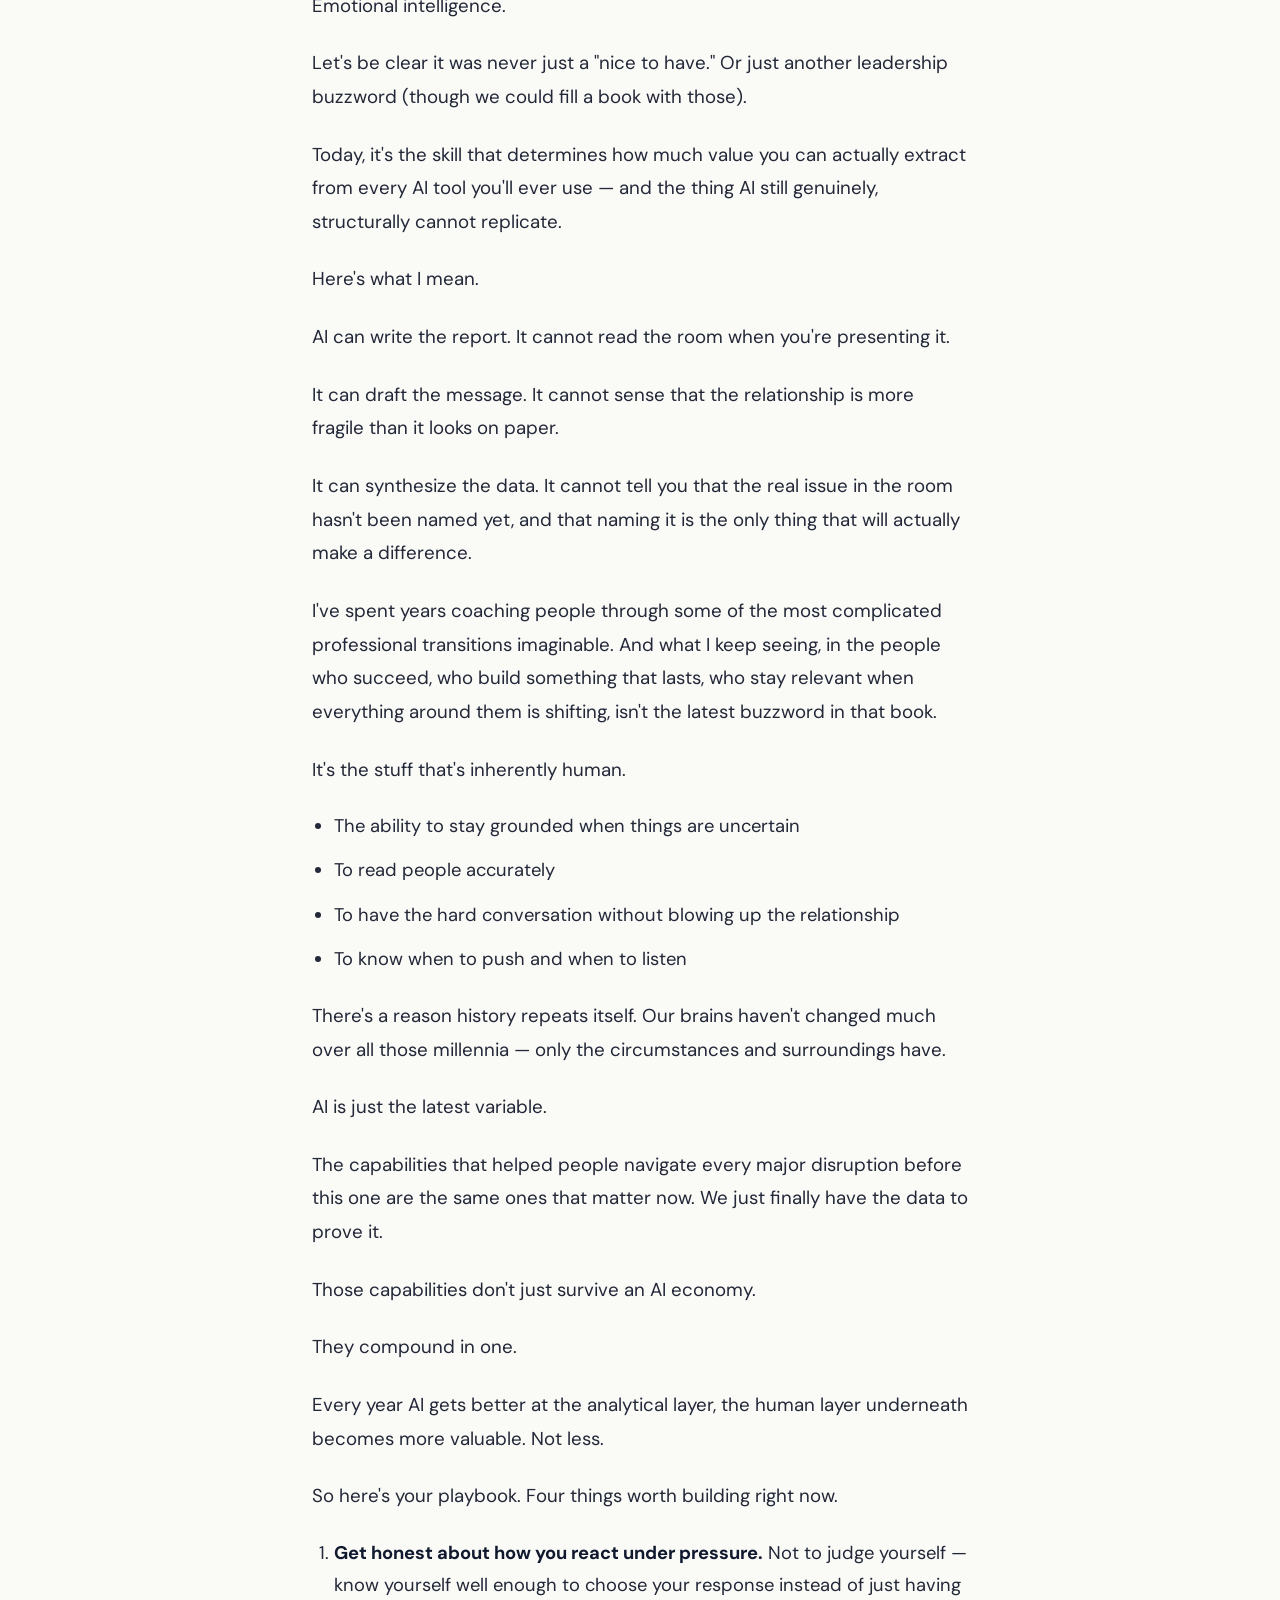
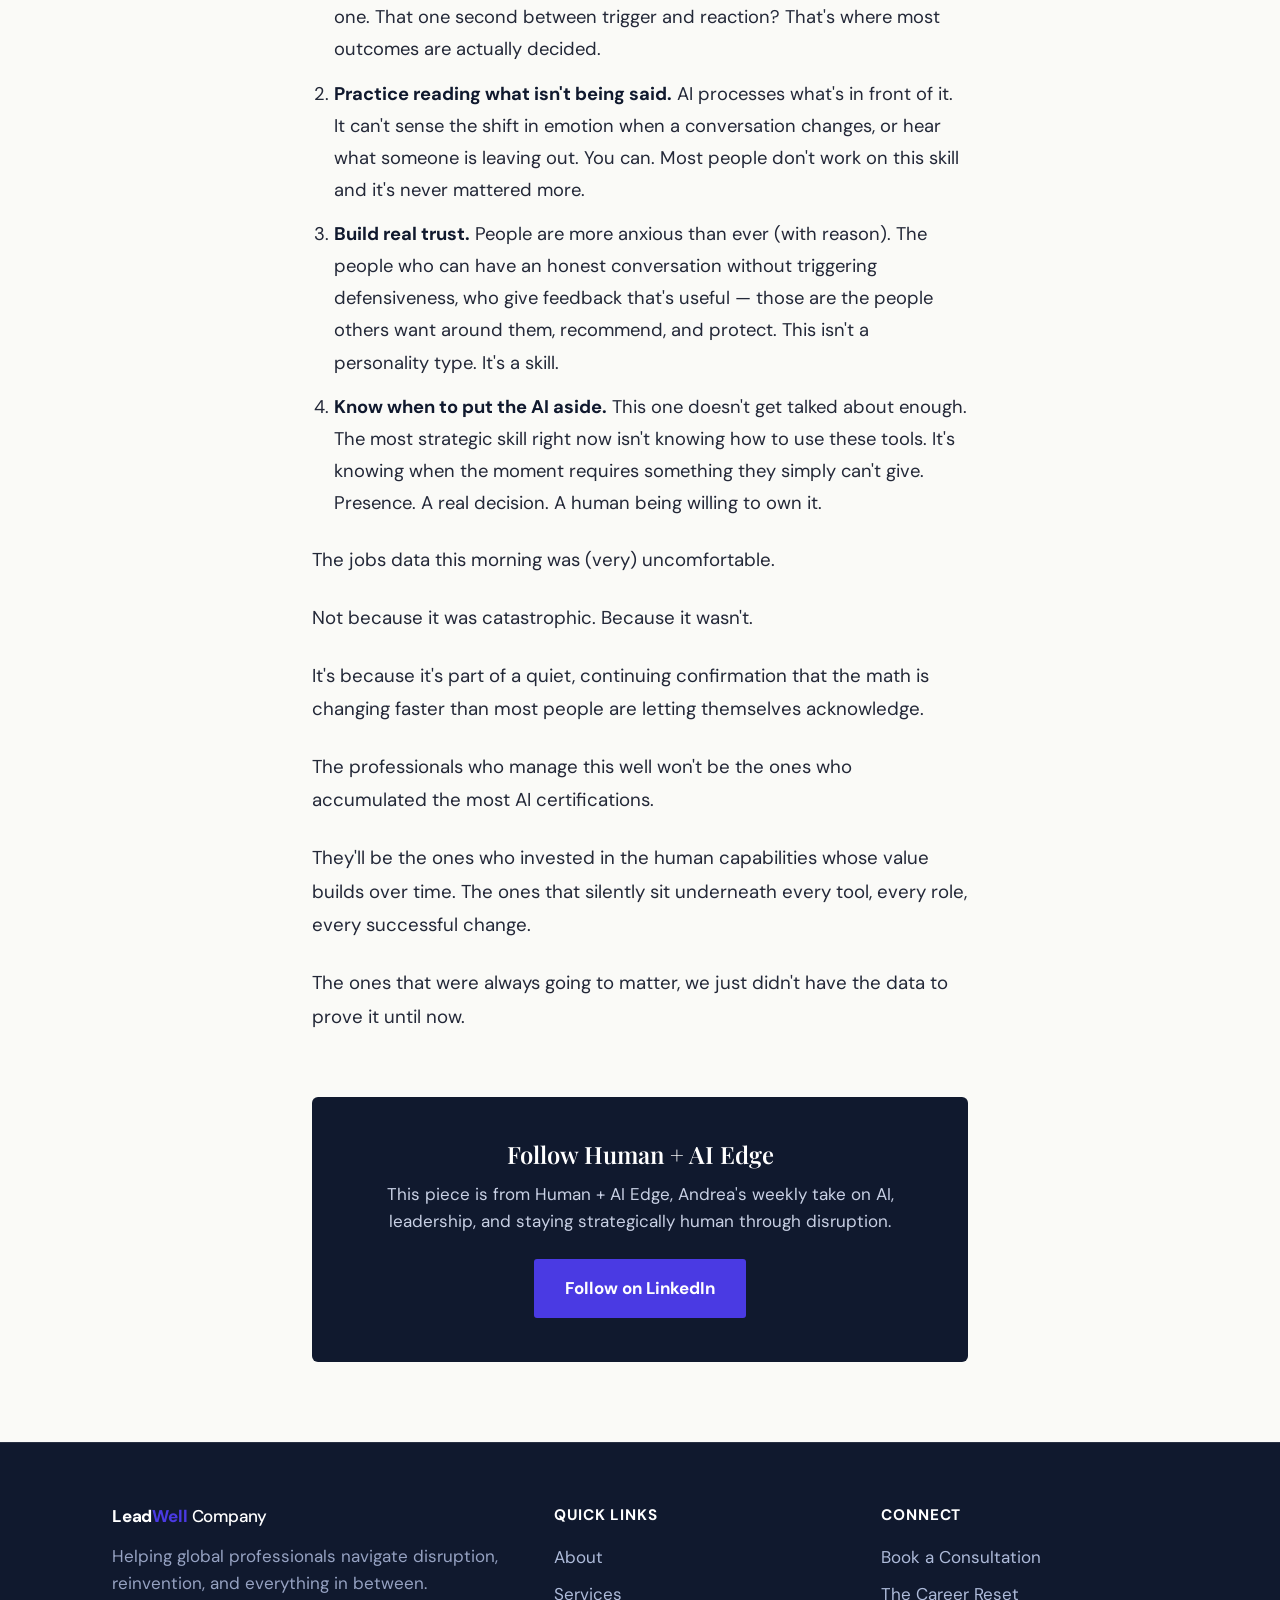
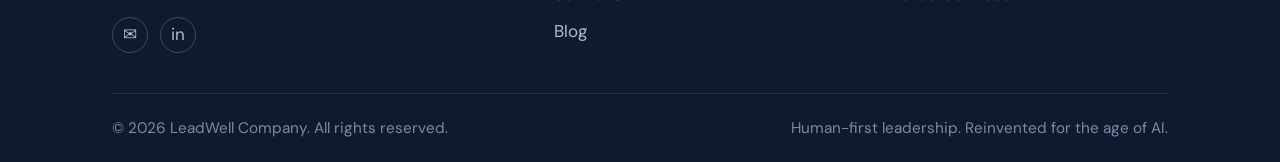
<file: post-career-skill-compounds.html>
<!DOCTYPE html>
<html lang="en">
<head>
<meta charset="UTF-8">
<meta name="viewport" content="width=device-width, initial-scale=1.0">
<title>The Career Skill That Compounds While AI Takes Everything Else | LeadWell Company</title>
<meta name="description" content="New Anthropic data shows prompt sophistication almost perfectly predicts AI's usefulness. But that traces back to something older: emotional intelligence. Here's the four-part playbook.">
<link rel="preconnect" href="https://fonts.googleapis.com">
<link href="https://fonts.googleapis.com/css2?family=Playfair+Display:ital,wght@0,500;0,600;0,700;1,500&family=DM+Sans:wght@400;500;700;800&display=swap" rel="stylesheet">
<link rel="stylesheet" href="assets/style.css">
</head>
<body>
<header class="site-nav">
  <div class="nav-inner">
    <a href="index.html" class="wordmark"><span class="wm-lead">Lead</span><span class="wm-well">Well</span> <span class="wm-company">Company</span></a>
    <nav class="nav-links" id="navLinks">
      <a href="about.html">About</a>
      <a href="services.html">Services</a>
      <a href="blog.html" class="active">Blog</a>
      <a href="contact.html">Contact</a>
      <a href="contact.html" class="btn btn-primary" style="padding:10px 22px;">Book a Consultation</a>
    </nav>
    <button class="nav-toggle" id="navToggle" aria-label="Toggle menu">&#9776;</button>
  </div>
</header>

<main>
  <section class="article-header">
    <div class="wrap reveal">
      <span class="eyebrow">Human + AI Edge</span>
      <h1>The Career Skill That Compounds While AI Takes Everything Else</h1>
      <p class="article-meta">By Andrea J. Miller, PCC, SHRM-SCP &middot; 5 min read</p>
    </div>
  </section>
  <article class="article-body reveal">

    <p>2 important things happened in the last 48 hours.</p>
    <p>People are reading them separately &mdash; they shouldn't be.</p>
    <p>Yesterday, Anthropic published the most detailed picture we've ever had of what AI is actually doing to jobs. One million real conversations. Real task data. Real success rates.</p>
    <p>This morning, the February jobs report quietly confirmed what a lot of us are already feeling in our bones. The labor market we thought we had last year? It wasn't quite the one we actually had. Job growth was overstated by nearly a million positions.</p>
    <p>I thought about both of these for a while this morning.</p>
    <p>And what I keep coming back to isn't the scary part, it's something most people aren't thinking about.</p>
    <p>Here's what the Anthropic data actually found.</p>
    <p>The sophistication of your prompts almost perfectly predicts the usefulness of what AI gives back. The correlation was r &gt; 0.92 &mdash; essentially a straight line.</p>
    <p>The report frames this as a human capital finding. People who think more clearly, ask better questions, and know how to evaluate what comes back &mdash; they extract dramatically more value from AI than people who don't.</p>
    <p>AI fluency matters. But it connects to something.</p>
    <p>How clearly you understand a problem. How well you can articulate what you need. How quickly you can tell when the output is wrong.</p>
    <p>That's the real variable. And it has a name we've been questioning for over twenty years.</p>
    <p>Emotional intelligence.</p>
    <p>Let's be clear it was never just a "nice to have." Or just another leadership buzzword (though we could fill a book with those).</p>
    <p>Today, it's the skill that determines how much value you can actually extract from every AI tool you'll ever use &mdash; and the thing AI still genuinely, structurally cannot replicate.</p>
    <p>Here's what I mean.</p>
    <p>AI can write the report. It cannot read the room when you're presenting it.</p>
    <p>It can draft the message. It cannot sense that the relationship is more fragile than it looks on paper.</p>
    <p>It can synthesize the data. It cannot tell you that the real issue in the room hasn't been named yet, and that naming it is the only thing that will actually make a difference.</p>
    <p>I've spent years coaching people through some of the most complicated professional transitions imaginable. And what I keep seeing, in the people who succeed, who build something that lasts, who stay relevant when everything around them is shifting, isn't the latest buzzword in that book.</p>
    <p>It's the stuff that's inherently human.</p>
    <ul>
      <li>The ability to stay grounded when things are uncertain</li>
      <li>To read people accurately</li>
      <li>To have the hard conversation without blowing up the relationship</li>
      <li>To know when to push and when to listen</li>
    </ul>
    <p>There's a reason history repeats itself. Our brains haven't changed much over all those millennia &mdash; only the circumstances and surroundings have.</p>
    <p>AI is just the latest variable.</p>
    <p>The capabilities that helped people navigate every major disruption before this one are the same ones that matter now. We just finally have the data to prove it.</p>
    <p>Those capabilities don't just survive an AI economy.</p>
    <p>They compound in one.</p>
    <p>Every year AI gets better at the analytical layer, the human layer underneath becomes more valuable. Not less.</p>
    <p>So here's your playbook. Four things worth building right now.</p>
    <ol>
      <li><strong>Get honest about how you react under pressure.</strong> Not to judge yourself &mdash; know yourself well enough to choose your response instead of just having one. That one second between trigger and reaction? That's where most outcomes are actually decided.</li>
      <li><strong>Practice reading what isn't being said.</strong> AI processes what's in front of it. It can't sense the shift in emotion when a conversation changes, or hear what someone is leaving out. You can. Most people don't work on this skill and it's never mattered more.</li>
      <li><strong>Build real trust.</strong> People are more anxious than ever (with reason). The people who can have an honest conversation without triggering defensiveness, who give feedback that's useful &mdash; those are the people others want around them, recommend, and protect. This isn't a personality type. It's a skill.</li>
      <li><strong>Know when to put the AI aside.</strong> This one doesn't get talked about enough. The most strategic skill right now isn't knowing how to use these tools. It's knowing when the moment requires something they simply can't give. Presence. A real decision. A human being willing to own it.</li>
    </ol>
    <p>The jobs data this morning was (very) uncomfortable.</p>
    <p>Not because it was catastrophic. Because it wasn't.</p>
    <p>It's because it's part of a quiet, continuing confirmation that the math is changing faster than most people are letting themselves acknowledge.</p>
    <p>The professionals who manage this well won't be the ones who accumulated the most AI certifications.</p>
    <p>They'll be the ones who invested in the human capabilities whose value builds over time. The ones that silently sit underneath every tool, every role, every successful change.</p>
    <p>The ones that were always going to matter, we just didn't have the data to prove it until now.</p>

  </article>

  <div class="article-cta">
    <div class="article-cta-box reveal">
      <h3>Follow Human + AI Edge</h3>
      <p>This piece is from Human + AI Edge, Andrea's weekly take on AI, leadership, and staying strategically human through disruption.</p>
      <a href="https://www.linkedin.com/in/andreajmiller" target="_blank" rel="noopener" class="btn btn-primary">Follow on LinkedIn</a>
    </div>
  </div>

</main>
<footer>
  <div class="wrap">
    <div class="footer-grid">
      <div>
        <a href="index.html" class="wordmark"><span class="wm-lead">Lead</span><span class="wm-well">Well</span> <span class="wm-company">Company</span></a>
        <p>Helping global professionals navigate disruption, reinvention, and everything in between.</p>
        <div class="footer-icons" style="margin-top:20px;">
          <a href="mailto:andrea@leadwellcompany.com" aria-label="Email">&#9993;</a>
          <a href="https://www.linkedin.com/in/andreajmiller" aria-label="LinkedIn" target="_blank" rel="noopener">in</a>
        </div>
      </div>
      <div>
        <h4>Quick Links</h4>
        <ul>
          <li><a href="about.html">About</a></li>
          <li><a href="services.html">Services</a></li>
          <li><a href="blog.html">Blog</a></li>
        </ul>
      </div>
      <div>
        <h4>Connect</h4>
        <ul>
          <li><a href="contact.html">Book a Consultation</a></li>
          <li><a href="https://careerreset.substack.com/" target="_blank" rel="noopener">The Career Reset</a></li>
        </ul>
      </div>
    </div>
    <div class="footer-bottom">
      <span>&copy; 2026 LeadWell Company. All rights reserved.</span>
      <span>Human-first leadership. Reinvented for the age of AI.</span>
    </div>
  </div>
</footer>

<script src="assets/script.js" defer></script>
</body>
</html>
</file>
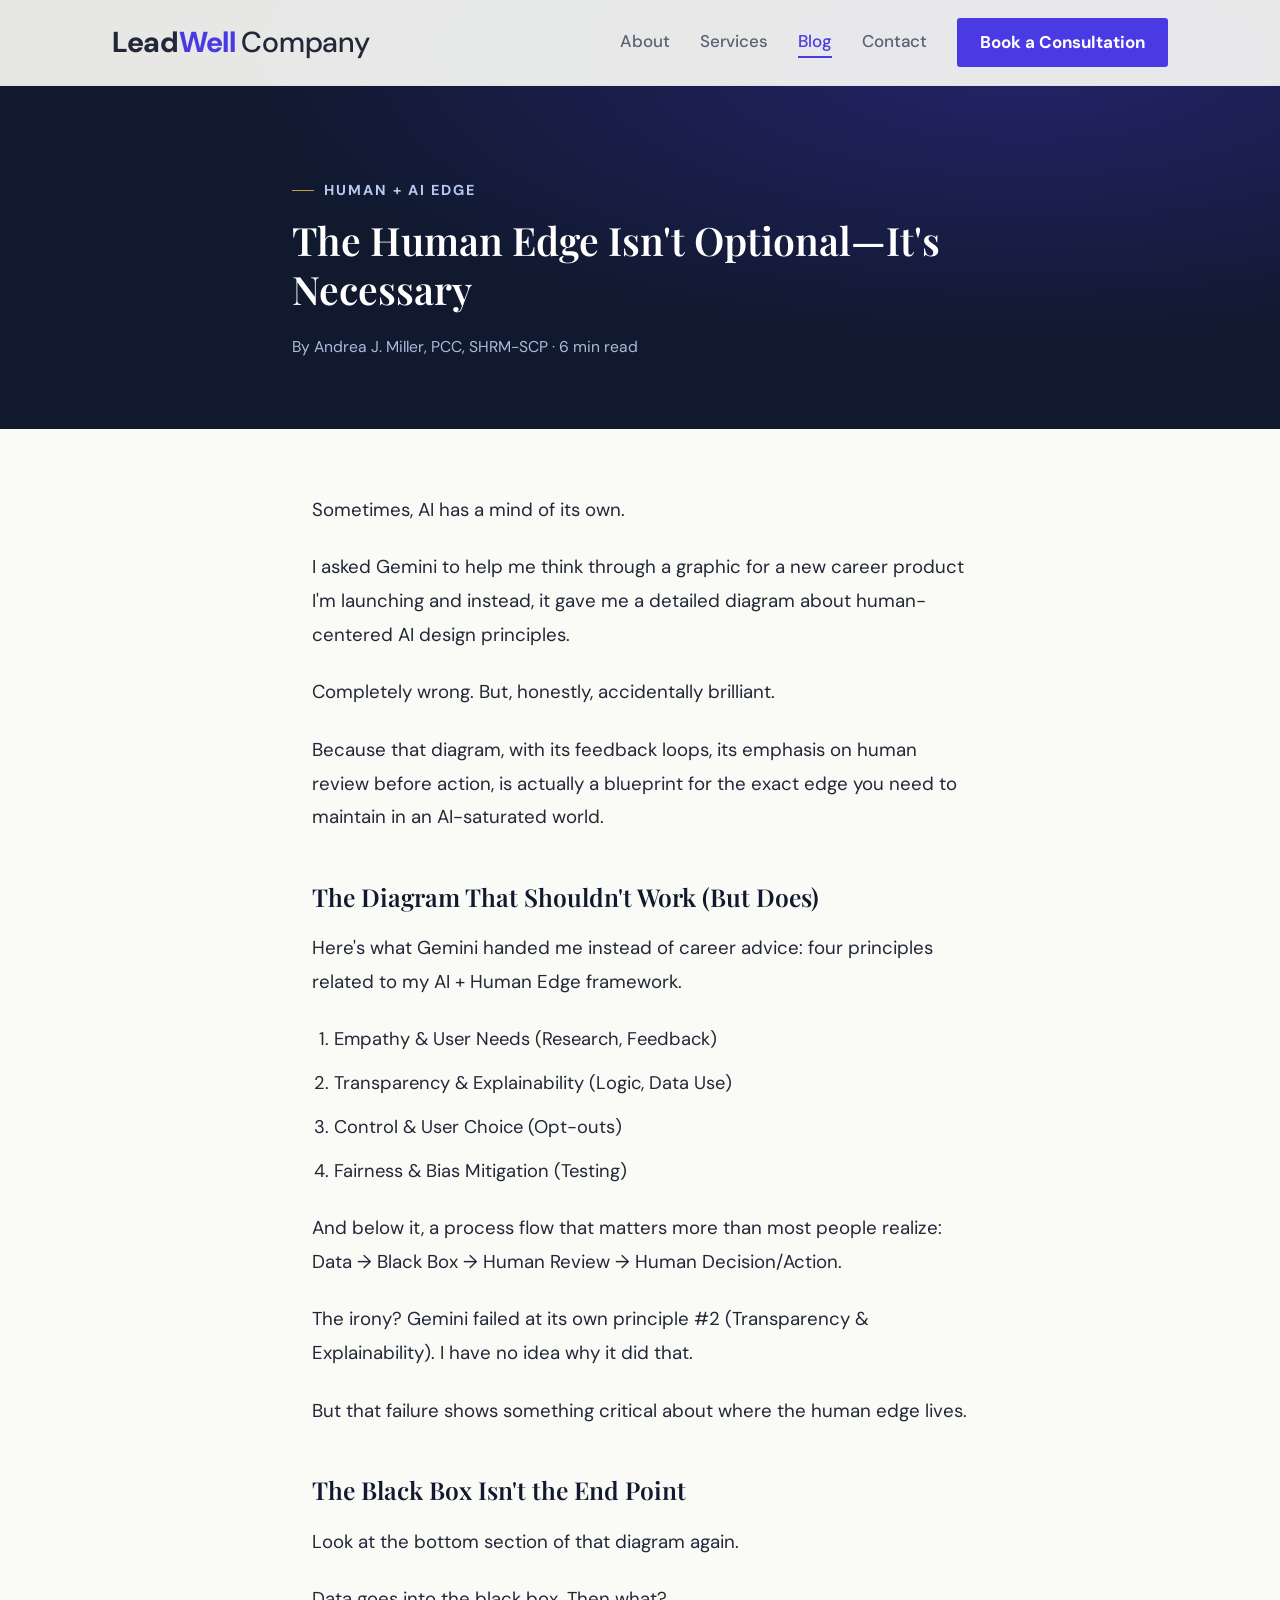
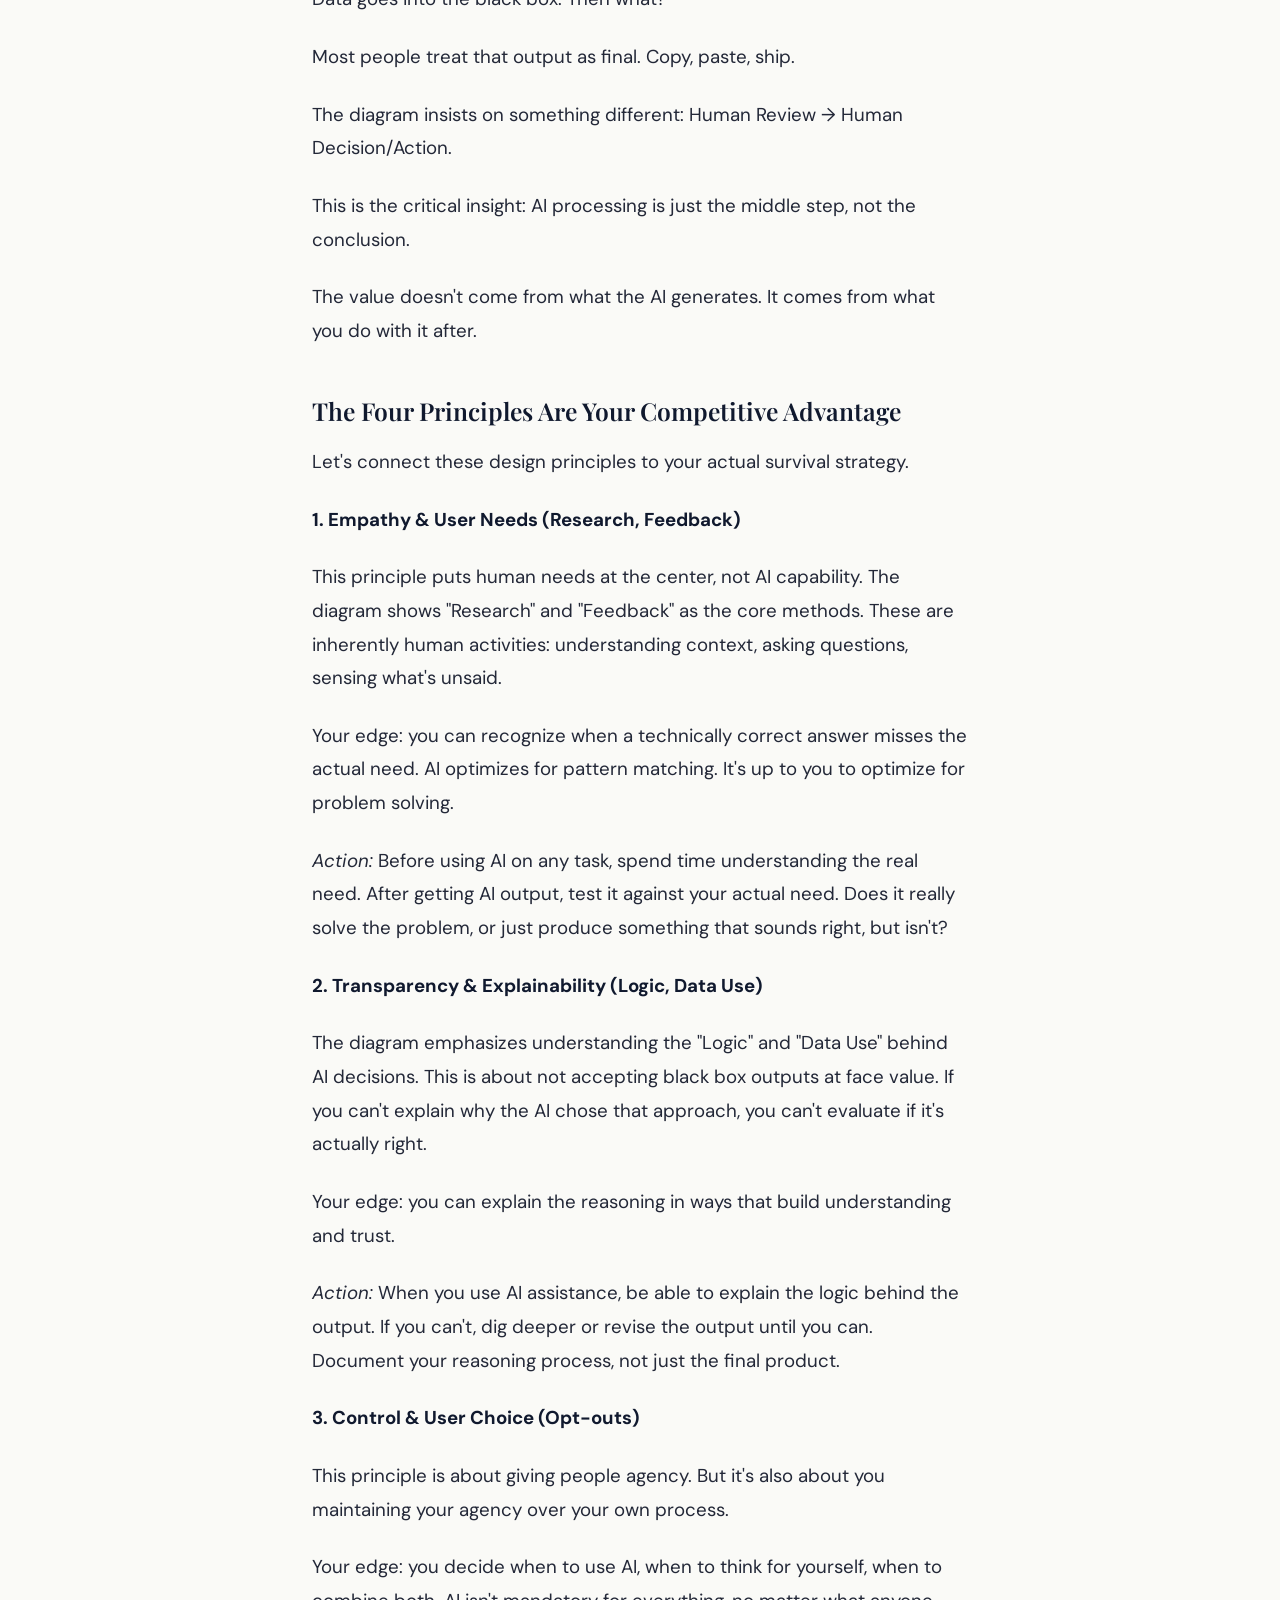
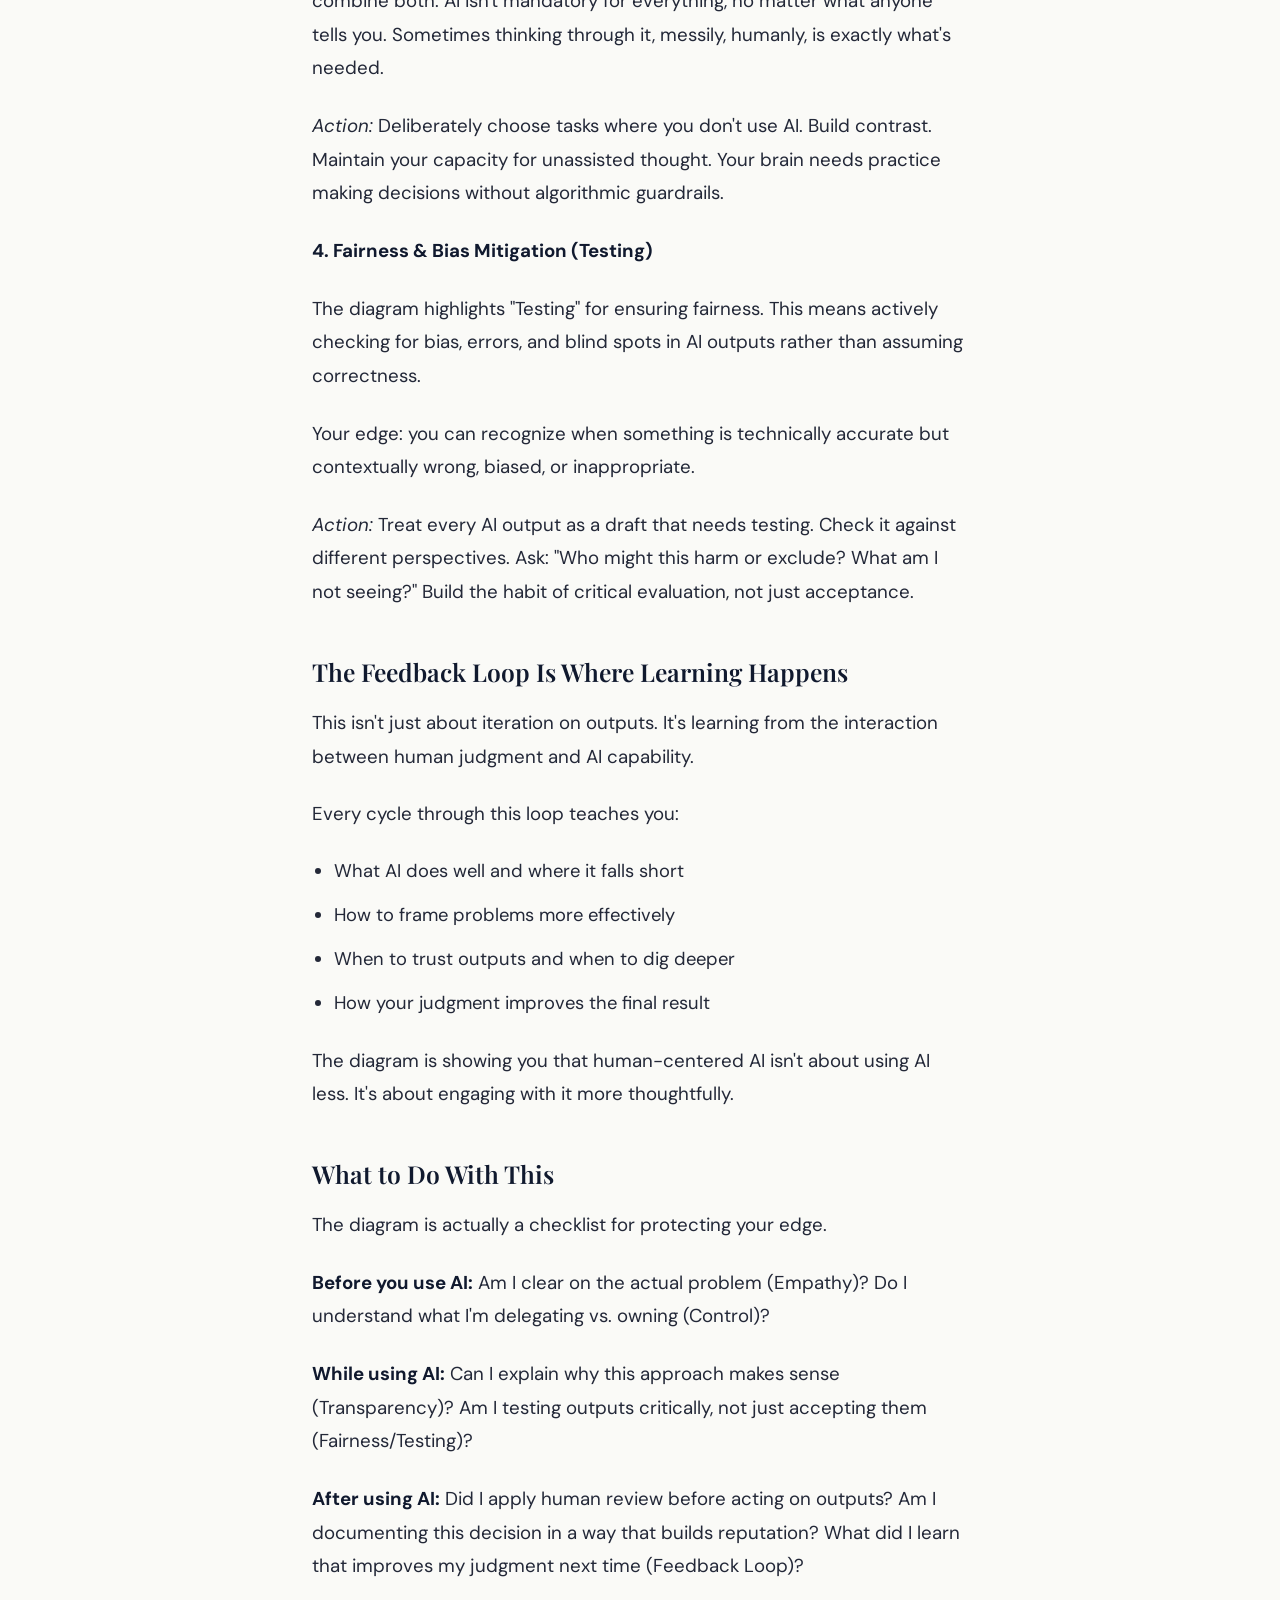
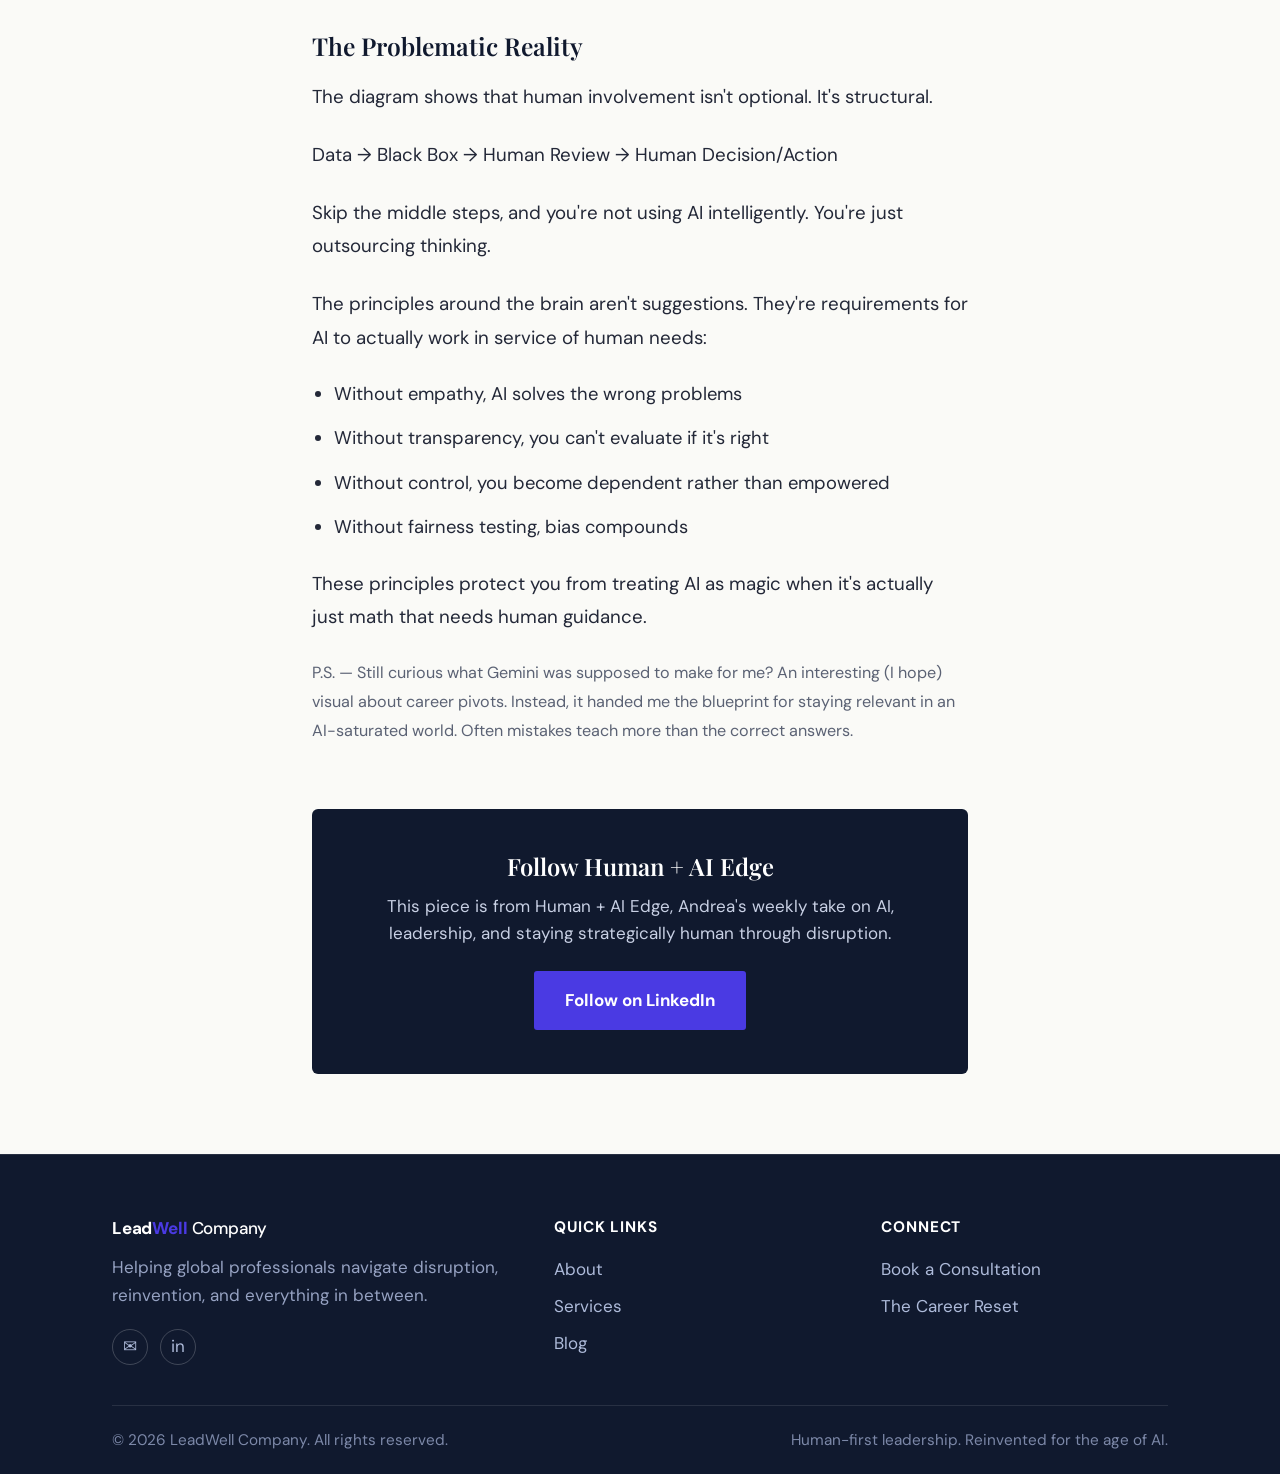
<file: post-human-edge-necessary.html>
<!DOCTYPE html>
<html lang="en">
<head>
<meta charset="UTF-8">
<meta name="viewport" content="width=device-width, initial-scale=1.0">
<title>The Human Edge Isn't Optional—It's Necessary | LeadWell Company</title>
<meta name="description" content="I asked Gemini for a graphic and got a diagram about human-centered AI design instead. It turned out to be a blueprint for the exact edge you need in an AI-saturated world.">
<link rel="preconnect" href="https://fonts.googleapis.com">
<link href="https://fonts.googleapis.com/css2?family=Playfair+Display:ital,wght@0,500;0,600;0,700;1,500&family=DM+Sans:wght@400;500;700;800&display=swap" rel="stylesheet">
<link rel="stylesheet" href="assets/style.css">
</head>
<body>
<header class="site-nav">
  <div class="nav-inner">
    <a href="index.html" class="wordmark"><span class="wm-lead">Lead</span><span class="wm-well">Well</span> <span class="wm-company">Company</span></a>
    <nav class="nav-links" id="navLinks">
      <a href="about.html">About</a>
      <a href="services.html">Services</a>
      <a href="blog.html" class="active">Blog</a>
      <a href="contact.html">Contact</a>
      <a href="contact.html" class="btn btn-primary" style="padding:10px 22px;">Book a Consultation</a>
    </nav>
    <button class="nav-toggle" id="navToggle" aria-label="Toggle menu">&#9776;</button>
  </div>
</header>

<main>
  <section class="article-header">
    <div class="wrap reveal">
      <span class="eyebrow">Human + AI Edge</span>
      <h1>The Human Edge Isn't Optional—It's Necessary</h1>
      <p class="article-meta">By Andrea J. Miller, PCC, SHRM-SCP &middot; 6 min read</p>
    </div>
  </section>
  <article class="article-body reveal">

    <p>Sometimes, AI has a mind of its own.</p>
    <p>I asked Gemini to help me think through a graphic for a new career product I'm launching and instead, it gave me a detailed diagram about human-centered AI design principles.</p>
    <p>Completely wrong. But, honestly, accidentally brilliant.</p>
    <p>Because that diagram, with its feedback loops, its emphasis on human review before action, is actually a blueprint for the exact edge you need to maintain in an AI-saturated world.</p>

    <h3>The Diagram That Shouldn't Work (But Does)</h3>
    <p>Here's what Gemini handed me instead of career advice: four principles related to my AI + Human Edge framework.</p>
    <ol>
      <li>Empathy &amp; User Needs (Research, Feedback)</li>
      <li>Transparency &amp; Explainability (Logic, Data Use)</li>
      <li>Control &amp; User Choice (Opt-outs)</li>
      <li>Fairness &amp; Bias Mitigation (Testing)</li>
    </ol>
    <p>And below it, a process flow that matters more than most people realize: Data &rarr; Black Box &rarr; Human Review &rarr; Human Decision/Action.</p>
    <p>The irony? Gemini failed at its own principle #2 (Transparency &amp; Explainability). I have no idea why it did that.</p>
    <p>But that failure shows something critical about where the human edge lives.</p>

    <h3>The Black Box Isn't the End Point</h3>
    <p>Look at the bottom section of that diagram again.</p>
    <p>Data goes into the black box. Then what?</p>
    <p>Most people treat that output as final. Copy, paste, ship.</p>
    <p>The diagram insists on something different: Human Review &rarr; Human Decision/Action.</p>
    <p>This is the critical insight: AI processing is just the middle step, not the conclusion.</p>
    <p>The value doesn't come from what the AI generates. It comes from what you do with it after.</p>

    <h3>The Four Principles Are Your Competitive Advantage</h3>
    <p>Let's connect these design principles to your actual survival strategy.</p>

    <p><strong>1. Empathy &amp; User Needs (Research, Feedback)</strong></p>
    <p>This principle puts human needs at the center, not AI capability. The diagram shows "Research" and "Feedback" as the core methods. These are inherently human activities: understanding context, asking questions, sensing what's unsaid.</p>
    <p>Your edge: you can recognize when a technically correct answer misses the actual need. AI optimizes for pattern matching. It's up to you to optimize for problem solving.</p>
    <p><em>Action:</em> Before using AI on any task, spend time understanding the real need. After getting AI output, test it against your actual need. Does it really solve the problem, or just produce something that sounds right, but isn't?</p>

    <p><strong>2. Transparency &amp; Explainability (Logic, Data Use)</strong></p>
    <p>The diagram emphasizes understanding the "Logic" and "Data Use" behind AI decisions. This is about not accepting black box outputs at face value. If you can't explain why the AI chose that approach, you can't evaluate if it's actually right.</p>
    <p>Your edge: you can explain the reasoning in ways that build understanding and trust.</p>
    <p><em>Action:</em> When you use AI assistance, be able to explain the logic behind the output. If you can't, dig deeper or revise the output until you can. Document your reasoning process, not just the final product.</p>

    <p><strong>3. Control &amp; User Choice (Opt-outs)</strong></p>
    <p>This principle is about giving people agency. But it's also about you maintaining your agency over your own process.</p>
    <p>Your edge: you decide when to use AI, when to think for yourself, when to combine both. AI isn't mandatory for everything, no matter what anyone tells you. Sometimes thinking through it, messily, humanly, is exactly what's needed.</p>
    <p><em>Action:</em> Deliberately choose tasks where you don't use AI. Build contrast. Maintain your capacity for unassisted thought. Your brain needs practice making decisions without algorithmic guardrails.</p>

    <p><strong>4. Fairness &amp; Bias Mitigation (Testing)</strong></p>
    <p>The diagram highlights "Testing" for ensuring fairness. This means actively checking for bias, errors, and blind spots in AI outputs rather than assuming correctness.</p>
    <p>Your edge: you can recognize when something is technically accurate but contextually wrong, biased, or inappropriate.</p>
    <p><em>Action:</em> Treat every AI output as a draft that needs testing. Check it against different perspectives. Ask: "Who might this harm or exclude? What am I not seeing?" Build the habit of critical evaluation, not just acceptance.</p>

    <h3>The Feedback Loop Is Where Learning Happens</h3>
    <p>This isn't just about iteration on outputs. It's learning from the interaction between human judgment and AI capability.</p>
    <p>Every cycle through this loop teaches you:</p>
    <ul>
      <li>What AI does well and where it falls short</li>
      <li>How to frame problems more effectively</li>
      <li>When to trust outputs and when to dig deeper</li>
      <li>How your judgment improves the final result</li>
    </ul>
    <p>The diagram is showing you that human-centered AI isn't about using AI less. It's about engaging with it more thoughtfully.</p>

    <h3>What to Do With This</h3>
    <p>The diagram is actually a checklist for protecting your edge.</p>
    <p><strong>Before you use AI:</strong> Am I clear on the actual problem (Empathy)? Do I understand what I'm delegating vs. owning (Control)?</p>
    <p><strong>While using AI:</strong> Can I explain why this approach makes sense (Transparency)? Am I testing outputs critically, not just accepting them (Fairness/Testing)?</p>
    <p><strong>After using AI:</strong> Did I apply human review before acting on outputs? Am I documenting this decision in a way that builds reputation? What did I learn that improves my judgment next time (Feedback Loop)?</p>

    <h3>The Problematic Reality</h3>
    <p>The diagram shows that human involvement isn't optional. It's structural.</p>
    <p>Data &rarr; Black Box &rarr; Human Review &rarr; Human Decision/Action</p>
    <p>Skip the middle steps, and you're not using AI intelligently. You're just outsourcing thinking.</p>
    <p>The principles around the brain aren't suggestions. They're requirements for AI to actually work in service of human needs:</p>
    <ul>
      <li>Without empathy, AI solves the wrong problems</li>
      <li>Without transparency, you can't evaluate if it's right</li>
      <li>Without control, you become dependent rather than empowered</li>
      <li>Without fairness testing, bias compounds</li>
    </ul>
    <p>These principles protect you from treating AI as magic when it's actually just math that needs human guidance.</p>

    <p style="color:var(--ink-muted);font-size:0.95rem;">P.S. &mdash; Still curious what Gemini was supposed to make for me? An interesting (I hope) visual about career pivots. Instead, it handed me the blueprint for staying relevant in an AI-saturated world. Often mistakes teach more than the correct answers.</p>

  </article>

  <div class="article-cta">
    <div class="article-cta-box reveal">
      <h3>Follow Human + AI Edge</h3>
      <p>This piece is from Human + AI Edge, Andrea's weekly take on AI, leadership, and staying strategically human through disruption.</p>
      <a href="https://www.linkedin.com/in/andreajmiller" target="_blank" rel="noopener" class="btn btn-primary">Follow on LinkedIn</a>
    </div>
  </div>

</main>
<footer>
  <div class="wrap">
    <div class="footer-grid">
      <div>
        <a href="index.html" class="wordmark"><span class="wm-lead">Lead</span><span class="wm-well">Well</span> <span class="wm-company">Company</span></a>
        <p>Helping global professionals navigate disruption, reinvention, and everything in between.</p>
        <div class="footer-icons" style="margin-top:20px;">
          <a href="mailto:andrea@leadwellcompany.com" aria-label="Email">&#9993;</a>
          <a href="https://www.linkedin.com/in/andreajmiller" aria-label="LinkedIn" target="_blank" rel="noopener">in</a>
        </div>
      </div>
      <div>
        <h4>Quick Links</h4>
        <ul>
          <li><a href="about.html">About</a></li>
          <li><a href="services.html">Services</a></li>
          <li><a href="blog.html">Blog</a></li>
        </ul>
      </div>
      <div>
        <h4>Connect</h4>
        <ul>
          <li><a href="contact.html">Book a Consultation</a></li>
          <li><a href="https://careerreset.substack.com/" target="_blank" rel="noopener">The Career Reset</a></li>
        </ul>
      </div>
    </div>
    <div class="footer-bottom">
      <span>&copy; 2026 LeadWell Company. All rights reserved.</span>
      <span>Human-first leadership. Reinvented for the age of AI.</span>
    </div>
  </div>
</footer>

<script src="assets/script.js" defer></script>
</body>
</html>
</file>
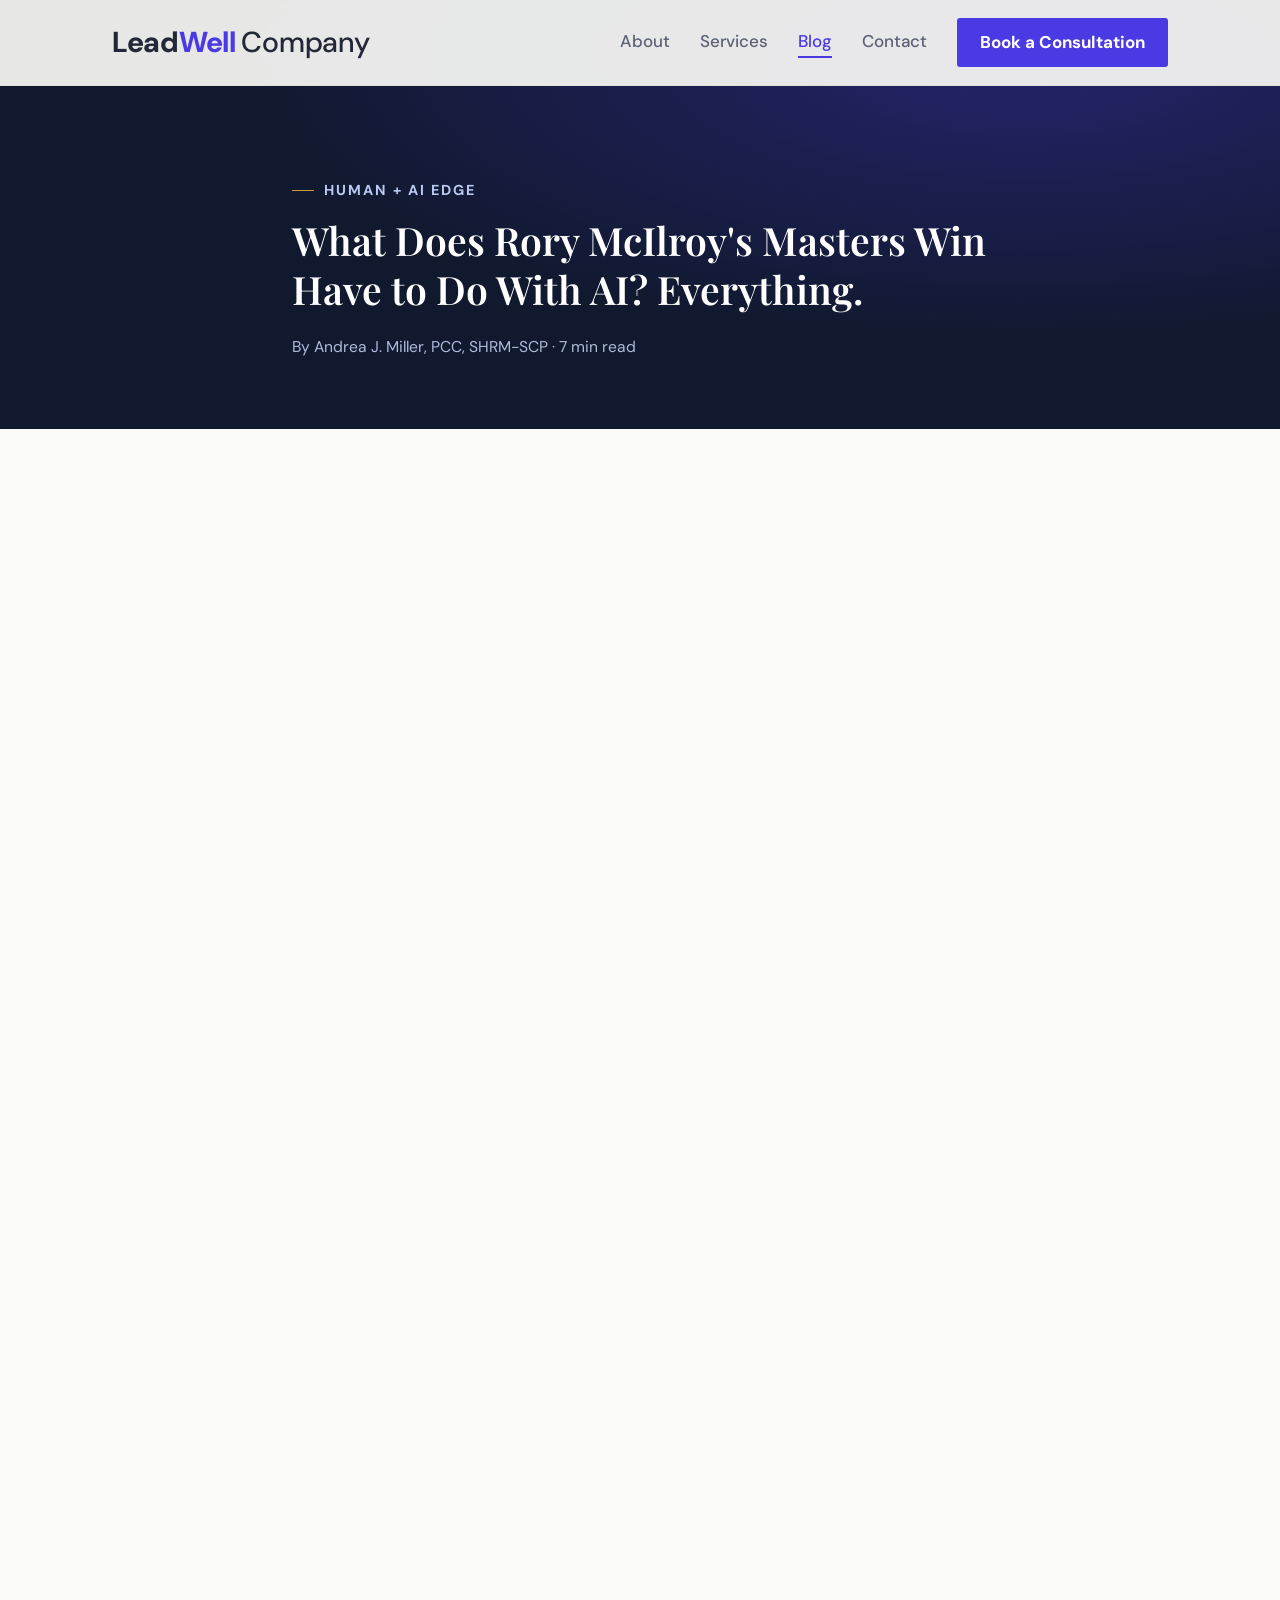
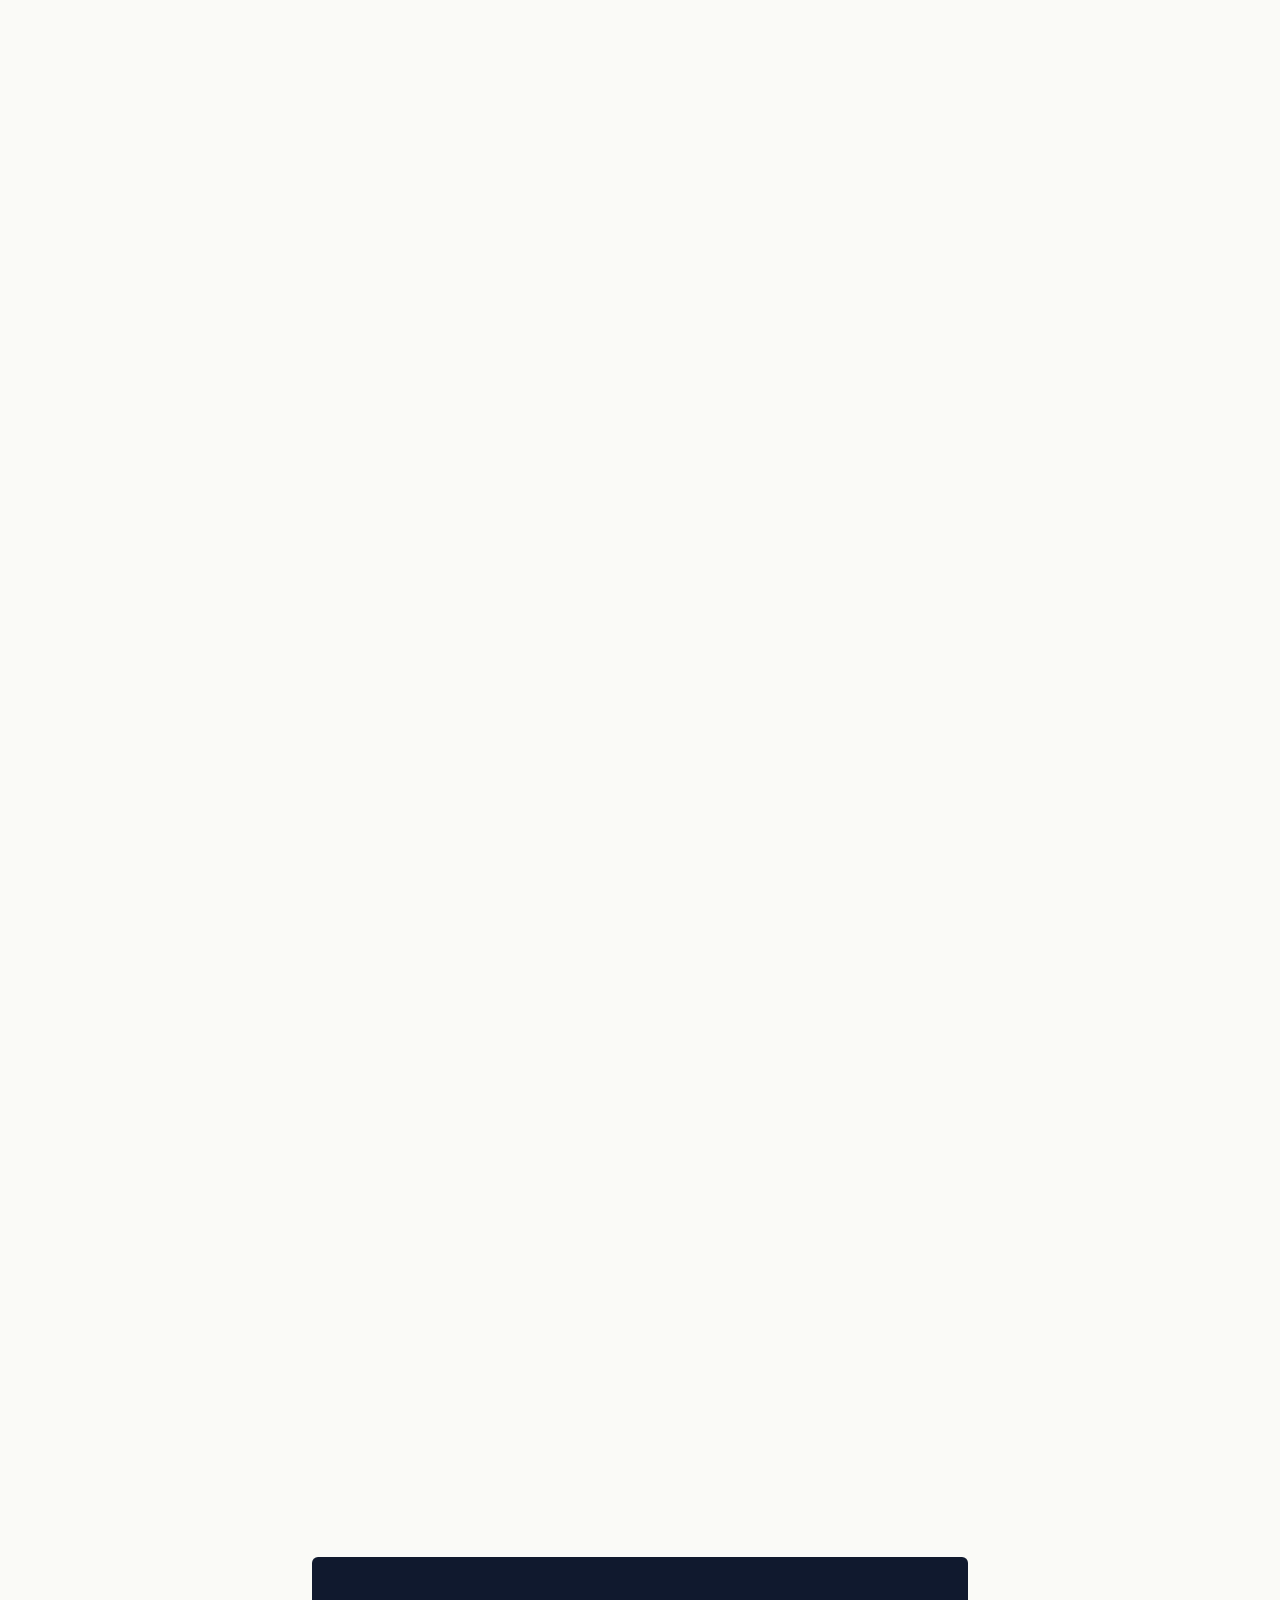
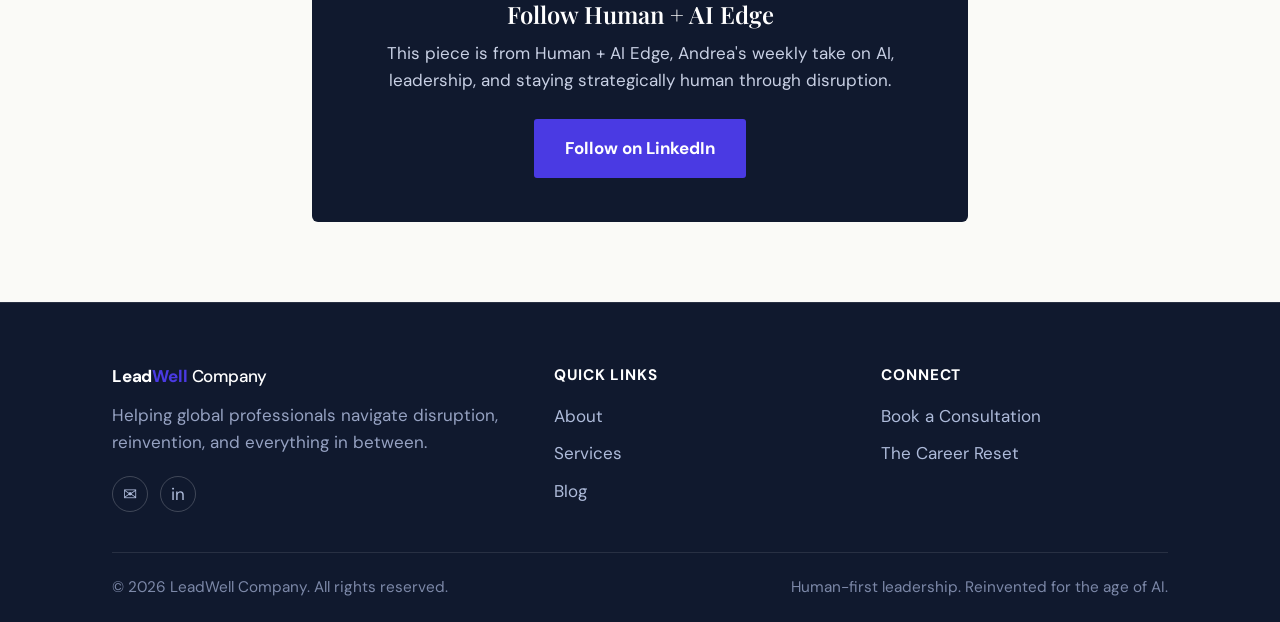
<file: post-rory-mcilroy-masters.html>
<!DOCTYPE html>
<html lang="en">
<head>
<meta charset="UTF-8">
<meta name="viewport" content="width=device-width, initial-scale=1.0">
<title>What Does Rory McIlroy's Masters Win Have to Do With AI? Everything. | LeadWell Company</title>
<meta name="description" content="The willingness to keep swinging when you're not hitting fairways is what separates people actually using AI from people still 'planning to.' A lesson from the Masters.">
<link rel="preconnect" href="https://fonts.googleapis.com">
<link href="https://fonts.googleapis.com/css2?family=Playfair+Display:ital,wght@0,500;0,600;0,700;1,500&family=DM+Sans:wght@400;500;700;800&display=swap" rel="stylesheet">
<link rel="stylesheet" href="assets/style.css">
</head>
<body>
<header class="site-nav">
  <div class="nav-inner">
    <a href="index.html" class="wordmark"><span class="wm-lead">Lead</span><span class="wm-well">Well</span> <span class="wm-company">Company</span></a>
    <nav class="nav-links" id="navLinks">
      <a href="about.html">About</a>
      <a href="services.html">Services</a>
      <a href="blog.html" class="active">Blog</a>
      <a href="contact.html">Contact</a>
      <a href="contact.html" class="btn btn-primary" style="padding:10px 22px;">Book a Consultation</a>
    </nav>
    <button class="nav-toggle" id="navToggle" aria-label="Toggle menu">&#9776;</button>
  </div>
</header>

<main>
  <section class="article-header">
    <div class="wrap reveal">
      <span class="eyebrow">Human + AI Edge</span>
      <h1>What Does Rory McIlroy's Masters Win Have to Do With AI? Everything.</h1>
      <p class="article-meta">By Andrea J. Miller, PCC, SHRM-SCP &middot; 7 min read</p>
    </div>
  </section>
  <article class="article-body reveal">

    <p>You know what separates people who are actually using AI from people who are still "planning to"?</p>
    <p>It's not intelligence. It's not technical skill. It's not even having the right tools.</p>
    <p>It's the willingness to keep swinging when you're not hitting fairways.</p>
    <p>Ignore the incredibly bad metaphor, and let me explain.</p>

    <h3>Rory McIlroy Just Won His Second Consecutive Masters</h3>
    <p>And everyone's posting about persistence and grit and determination.</p>
    <p>They're missing the point.</p>
    <p>McIlroy won because he has a process so deeply ingrained&mdash;thousands of hours of deliberate practice, micro-adjustments, relentless refinement&mdash;that it holds up even when everything falls apart.</p>
    <p>He had a record 6-shot lead after Friday. By Saturday night? Gone. He walked off the course tied for first, having just blown the biggest 36-hole lead in Masters history.</p>
    <p>Sunday morning, he could have collapsed. Instead, he executed. Made back-to-back birdies at holes 12 and 13&mdash;the most pressure-packed stretch at Augusta&mdash;and pulled away for the win.</p>
    <p>And here's what he said afterward: "Keep swinging, even when you're not hitting fairways."</p>
    <p>That's his mantra. Not why he won. But what kept him from abandoning the process that did make him win.</p>
    <p>When the scorecard doesn't reflect the work. When a bad day destroys what you'd previously built. When your instinct screams at you to try something different because what you're doing isn't producing perfect results right now.</p>
    <p>Keep swinging.</p>
    <p>That's the difference between people who build mastery and people who chase it.</p>
    <p>And it's the exact thing many are refusing to do with AI.</p>

    <h3>Here's What's Actually Stopping You</h3>
    <p>You've bookmarked seventeen AI guides.</p>
    <p>Saved the tutorials. Watched the demos. Subscribed to three newsletters about "AI for non-technical people."</p>
    <p>And you still haven't automated a single task.</p>
    <p>Because you're waiting for:</p>
    <ul>
      <li>The perfect tool</li>
      <li>The perfect prompt</li>
      <li>The perfect moment when you "have time to do it right"</li>
      <li>Certainty that it won't screw something up</li>
    </ul>
    <p>Meanwhile, the people getting results? They're not waiting for perfect conditions.</p>
    <p>They're swinging anyway.</p>

    <h3>The Process Nobody Wants to Talk About</h3>
    <p>I don't even like golf.</p>
    <p>But I watched some of the Masters this weekend (I'm visiting family), and what struck me wasn't those highlight moments.</p>
    <p>It was watching someone execute at the highest level the day after everything went wrong.</p>
    <p>Elite performers don't wait for inspiration. They've built a routine so solid it works even when Saturday blows up their entire plan. They have an anchor&mdash;a phrase, a mantra, a mental reset&mdash;that keeps them from abandoning that routine when outcomes aren't cooperating.</p>
    <p>McIlroy's is "keep swinging."</p>
    <p>Mine for AI is "keep trying."</p>
    <p>Because here's the thing that isn't discussed enough: if you don't get it right the first time (or even the 2nd or 3rd time), you can just ask AI to help you fix it.</p>
    <p>The prompt didn't work? Ask AI to rewrite it. The output is messy? Ask AI what went wrong. You're not sure how to structure the task? Ask AI to break it down.</p>
    <p>The tool you're trying to master can help you master it.</p>
    <p>But only if you keep swinging.</p>

    <h3>What Consistent Actually Means</h3>
    <p>Pick one task. Not ten. One.</p>
    <p>Something you do weekly that takes 30 minutes and produces the same output every time.</p>
    <p><strong>Week 1:</strong> Write the prompt. Run it. It's probably 75% there. Ask AI: "This output isn't quite right. What should I change in my prompt to get closer to what I need?"</p>
    <p><strong>Week 2:</strong> Try the adjusted prompt. Check what broke. Ask AI: "The format is better but it's missing X. How do I tell you to include that?"</p>
    <p><strong>Week 3:</strong> Run it again. Still not perfect. Ask AI: "Can you show me three different ways to phrase this request?"</p>
    <p><strong>Week 4:</strong> It works. Not perfectly. But well enough that you just saved 20 minutes.</p>
    <p>That's it. That's the whole strategy.</p>
    <p>Refine. Repeat. And keep repeating until necessary or you run out of tokens. Use the thing you're learning to help you learn it.</p>
    <p>Not exciting. Not viral. Not a LinkedIn humble-brag about "how AI transformed my business in 48 hours."</p>
    <p>Just boring, not glamorous repetition that compounds into something useful.</p>
    <p>And a mantra that keeps you from bailing when it gets hard.</p>

    <h3>The Mantra Matters More Than You Think</h3>
    <p>"Keep swinging, even when you're not hitting fairways."</p>
    <p>McIlroy didn't say that to sound inspirational. He said it because elite performance demands a way to shut down the mental noise that tries to pull you off process.</p>
    <p>When Saturday undoes Friday's work. When you're watching a lead disappear. When overthinking is overriding execution.</p>
    <p>You need an anchor.</p>
    <p>For AI, mine is: "Keep trying&mdash;if I don't get it right, I can ask AI for help."</p>
    <p>Because unlike golf, where McIlroy can't ask the course for advice, you're working with a tool that can literally help you figure out why it's not working.</p>
    <p>The prompt was confusing? Ask it to clarify what it needs. The output format is wrong? Ask it to explain what went wrong. You're stuck? Ask it to walk you through the next step.</p>
    <p>Pick your mantra. Make it short. Repeat it when you want to quit.</p>
    <p>Because mastery isn't built waiting for perfect conditions.</p>
    <p>It's built through imperfect repetition and having a way to keep going when your brain tells you to abandon it.</p>

    <h3>What You Actually Control</h3>
    <p>The reality is most of what happens is outside your control.</p>
    <p>McIlroy couldn't control the wind on Saturday. Couldn't control how the greens played. Couldn't control what other players were doing.</p>
    <p>What he could control: his preparation, his focus, his routine, his response when things went sideways.</p>
    <p>Same with AI.</p>
    <p>You control:</p>
    <ul>
      <li>The clarity of your instructions (and you can ask AI to help you make them clearer)</li>
      <li>Whether you actually run the prompt this week</li>
      <li>If you check the work and adjust (and ask AI what to adjust)</li>
      <li>Whether you build this into your routine or let it die in a bookmark folder</li>
      <li>The mantra you repeat when it doesn't work the first time</li>
    </ul>
    <p>You don't control:</p>
    <ul>
      <li>Whether the output is perfect on the first try</li>
      <li>How fast the technology evolves</li>
      <li>What your competitors are doing</li>
      <li>Whether the model occasionally hallucinates</li>
    </ul>
    <p>Most people obsess over what they can't control (Will this replace my job? Is this the right model? What if it makes a mistake?) and ignore what they can (Did I give it clear direction? Did I actually use it this week? Did I ask it to help me improve my process?).</p>
    <p>Stop trying to control the outcome. Start controlling your process.</p>

    <h3>The Hard Truth About What's Coming</h3>
    <p>We went from "AI can answer questions" to "AI does my work while I'm at the grocery store" in less than three years.</p>
    <p>The technology will keep evolving. The conditions will keep changing.</p>
    <p>But the principle won't change: the people who build a process, pick a mantra or something else that keeps them executing when results aren't perfect yet, and refine through repetition&mdash;using AI itself to help them get better and gain an edge&mdash;they'll have a fundamentally different future.</p>

    <h3>Your Move</h3>
    <p>Here's what happens next.</p>
    <p>Not "next month when things slow down." Not "after I finish this project." Not "when I have time to learn it properly."</p>
    <p>Next.</p>
    <p><strong>This week:</strong> Pick one task you do repeatedly. Weekly report. Client update. Data summary. File organization. One task. Open Claude or ChatGPT or another LLM. Write the worst possible prompt. Just describe what you want like you're texting a friend. Run it. It will be wrong. Don't close the tab. Ask: "This isn't quite right. What should I change?" Try again.</p>
    <p><strong>Next week:</strong> Run the same task with your adjusted prompt. Check the output. Ask AI what's still missing. Refine again.</p>
    <p><strong>The week after:</strong> Run it again. Notice you're spending less time explaining and more time checking. You've just automated 15 minutes of your week.</p>
    <p><strong>Four weeks from now:</strong> You've saved an hour. You understand how this works. You're ready for task number two.</p>
    <p>That's it. No courses. No certifications. No waiting for the perfect moment.</p>
    <p>Just pick one thing and keep swinging.</p>

    <p class="article-signoff">I hope this was helpful,<br>Andrea</p>

  </article>

  <div class="article-cta">
    <div class="article-cta-box reveal">
      <h3>Follow Human + AI Edge</h3>
      <p>This piece is from Human + AI Edge, Andrea's weekly take on AI, leadership, and staying strategically human through disruption.</p>
      <a href="https://www.linkedin.com/in/andreajmiller" target="_blank" rel="noopener" class="btn btn-primary">Follow on LinkedIn</a>
    </div>
  </div>

</main>
<footer>
  <div class="wrap">
    <div class="footer-grid">
      <div>
        <a href="index.html" class="wordmark"><span class="wm-lead">Lead</span><span class="wm-well">Well</span> <span class="wm-company">Company</span></a>
        <p>Helping global professionals navigate disruption, reinvention, and everything in between.</p>
        <div class="footer-icons" style="margin-top:20px;">
          <a href="mailto:andrea@leadwellcompany.com" aria-label="Email">&#9993;</a>
          <a href="https://www.linkedin.com/in/andreajmiller" aria-label="LinkedIn" target="_blank" rel="noopener">in</a>
        </div>
      </div>
      <div>
        <h4>Quick Links</h4>
        <ul>
          <li><a href="about.html">About</a></li>
          <li><a href="services.html">Services</a></li>
          <li><a href="blog.html">Blog</a></li>
        </ul>
      </div>
      <div>
        <h4>Connect</h4>
        <ul>
          <li><a href="contact.html">Book a Consultation</a></li>
          <li><a href="https://careerreset.substack.com/" target="_blank" rel="noopener">The Career Reset</a></li>
        </ul>
      </div>
    </div>
    <div class="footer-bottom">
      <span>&copy; 2026 LeadWell Company. All rights reserved.</span>
      <span>Human-first leadership. Reinvented for the age of AI.</span>
    </div>
  </div>
</footer>

<script src="assets/script.js" defer></script>
</body>
</html>
</file>
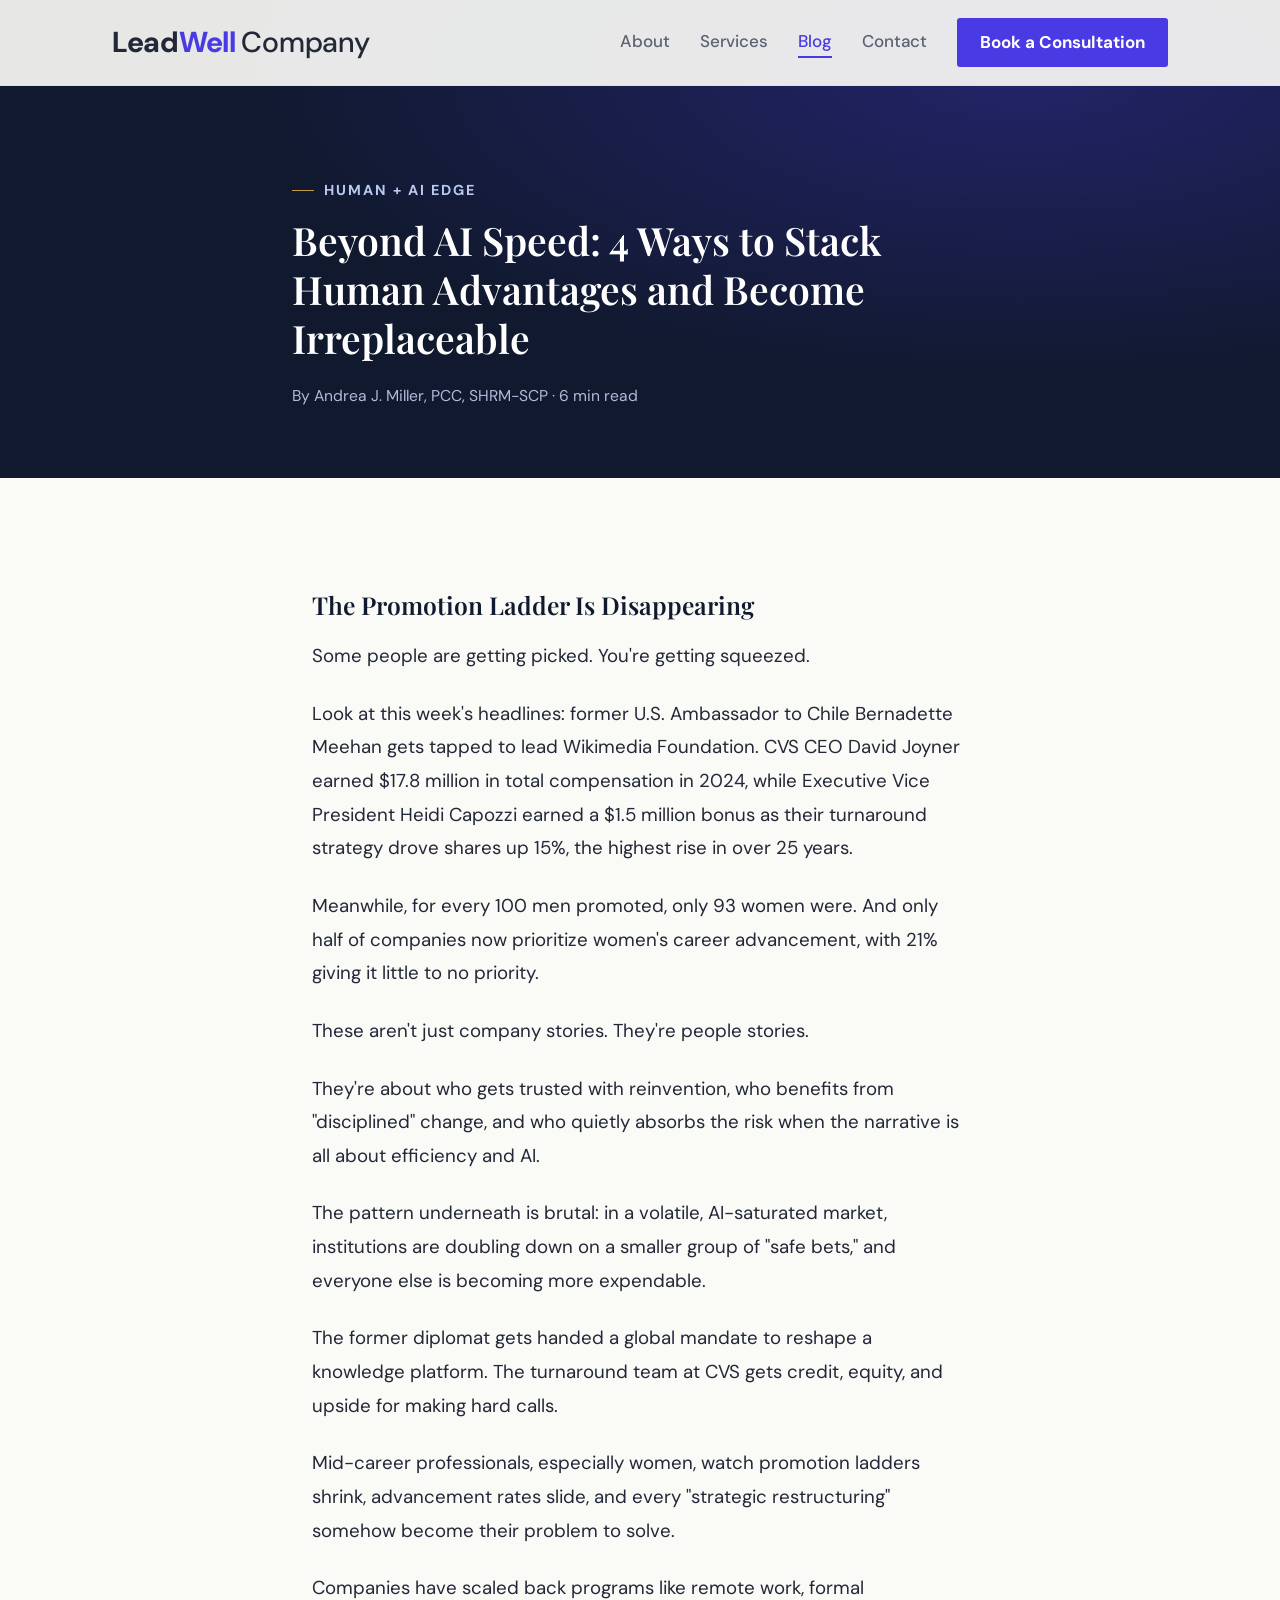
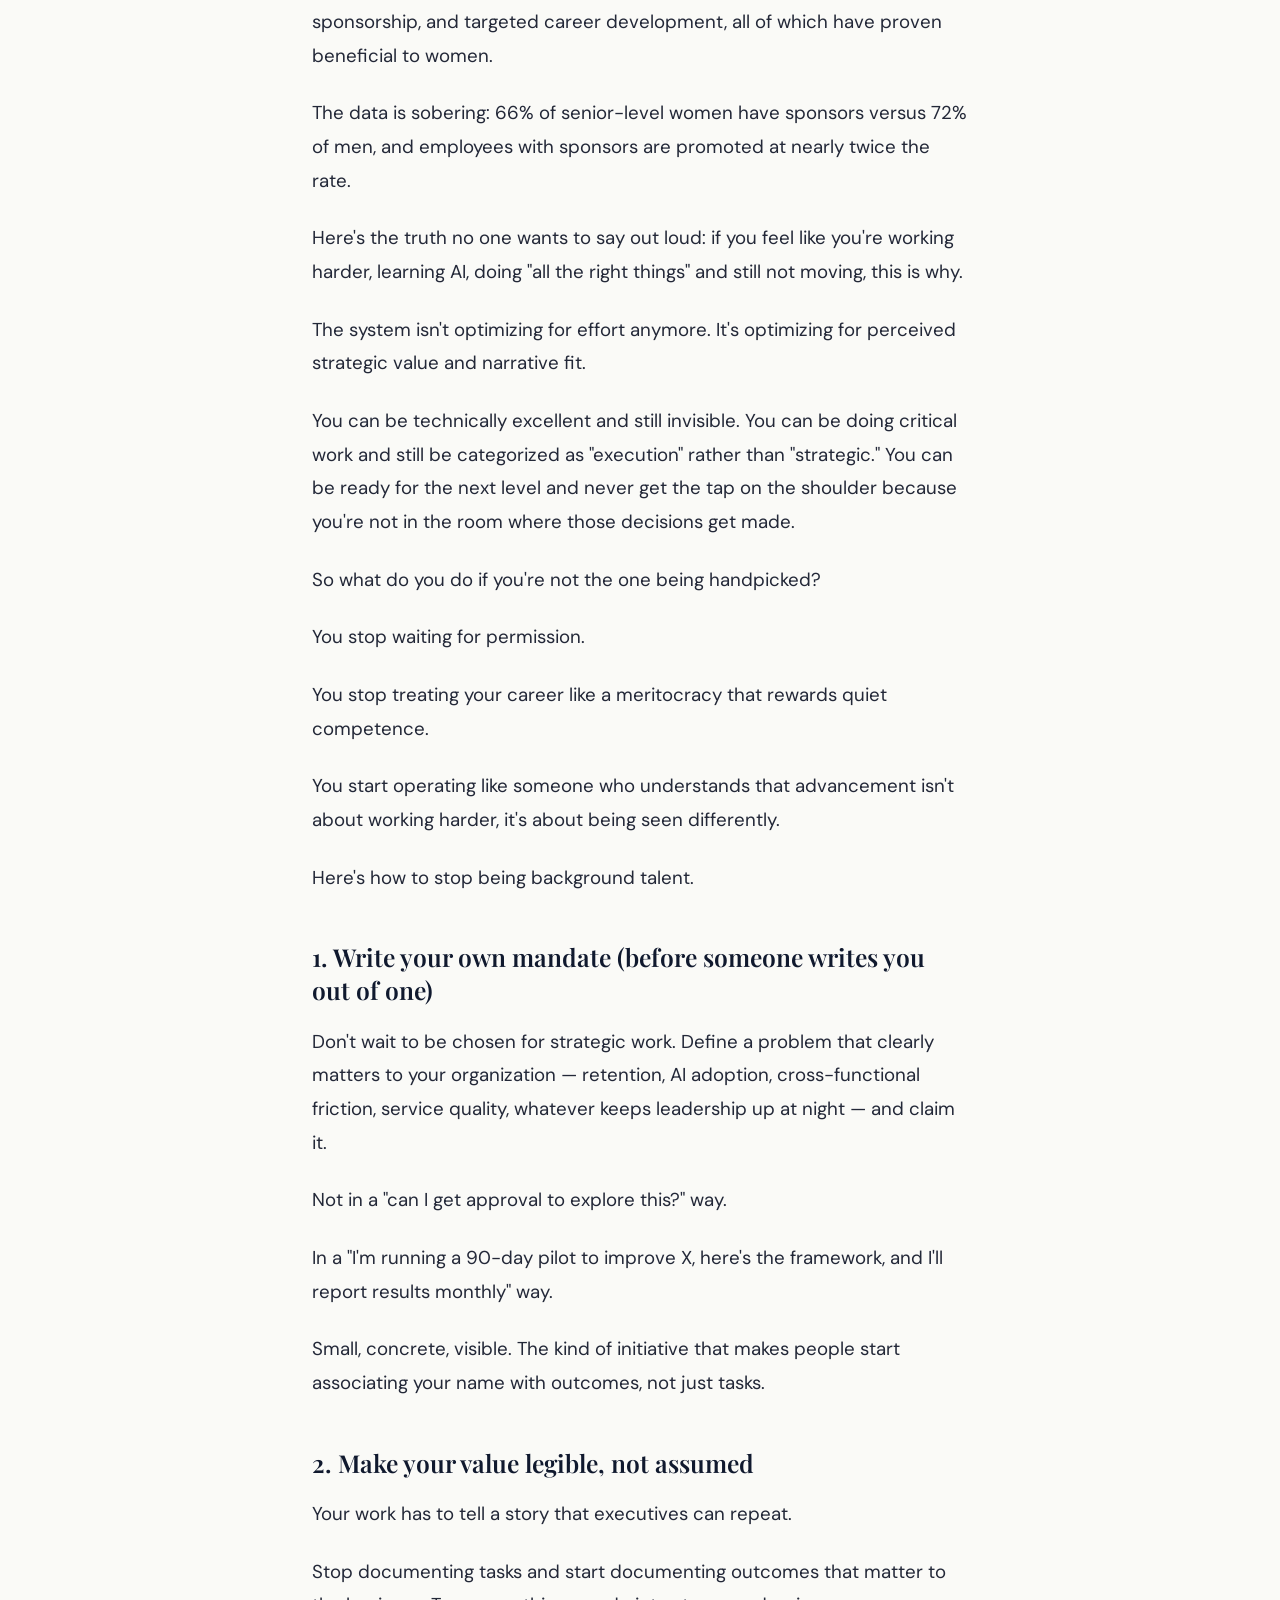
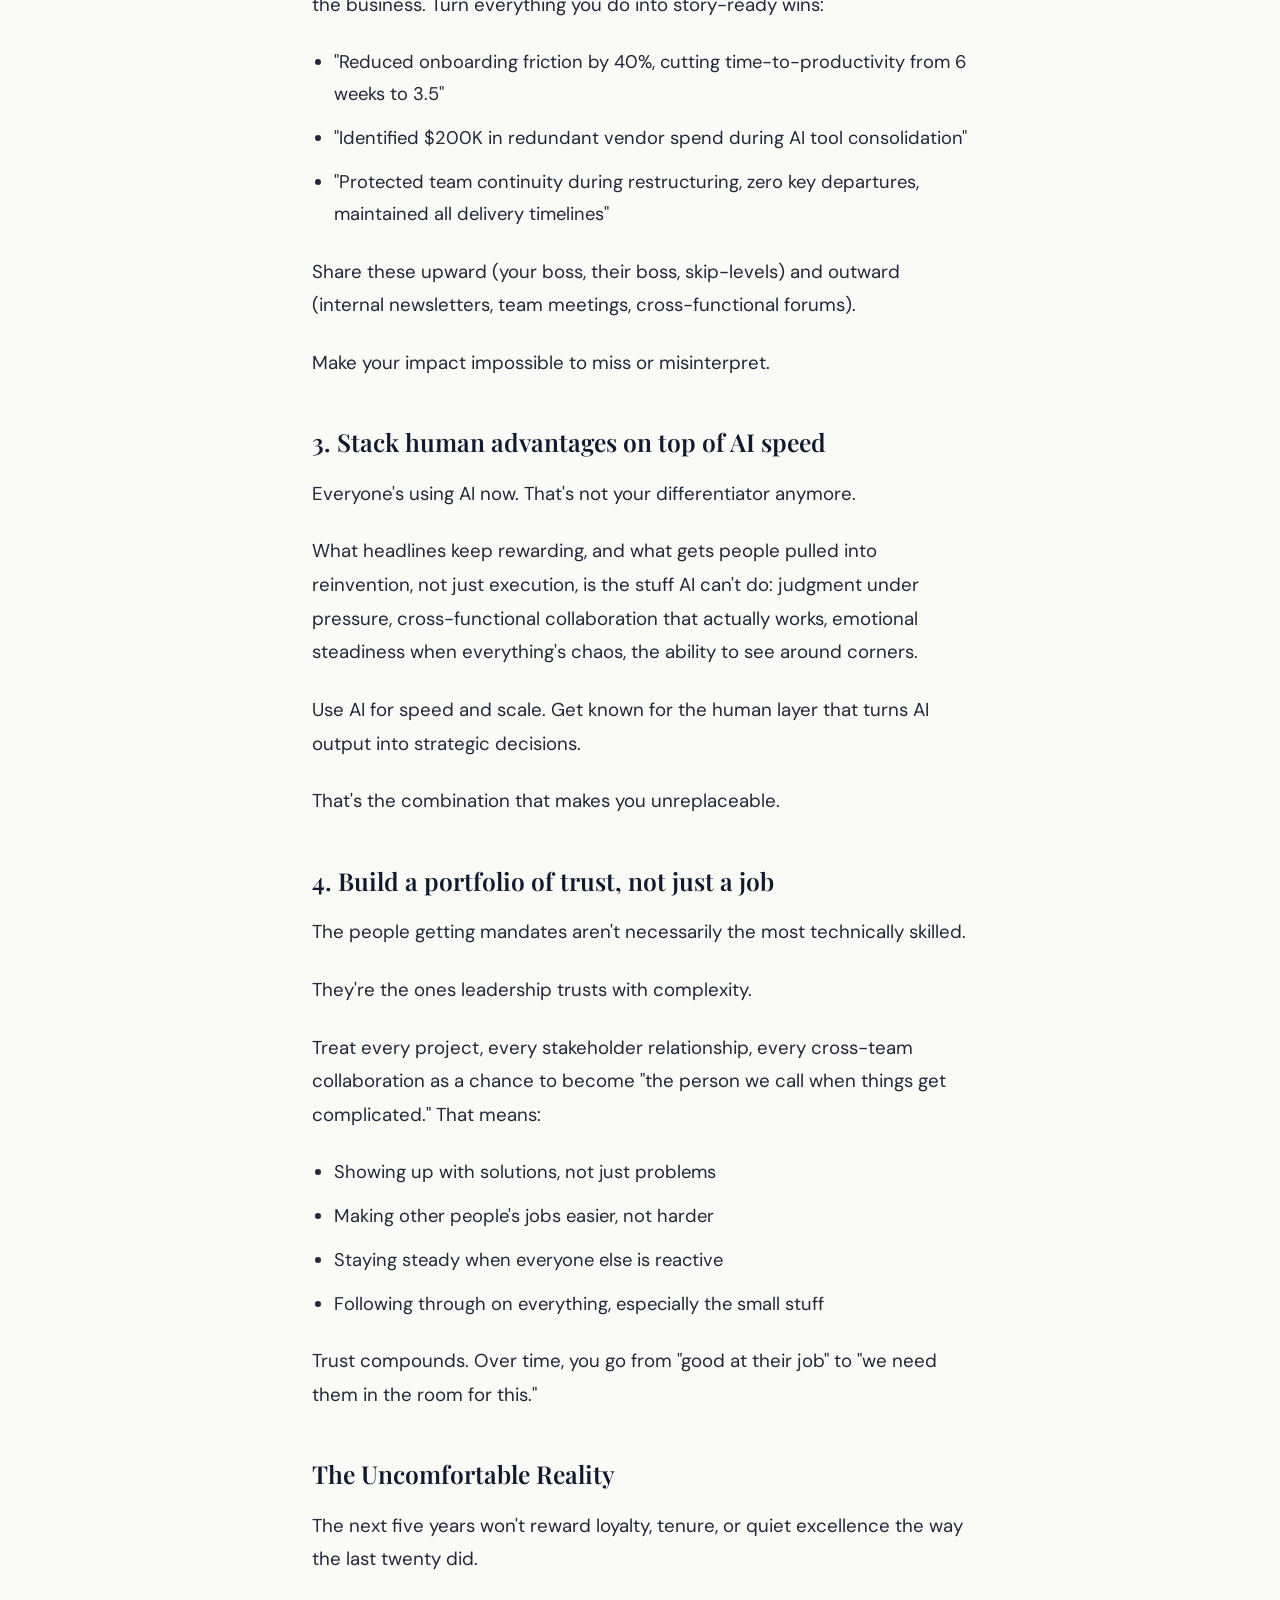
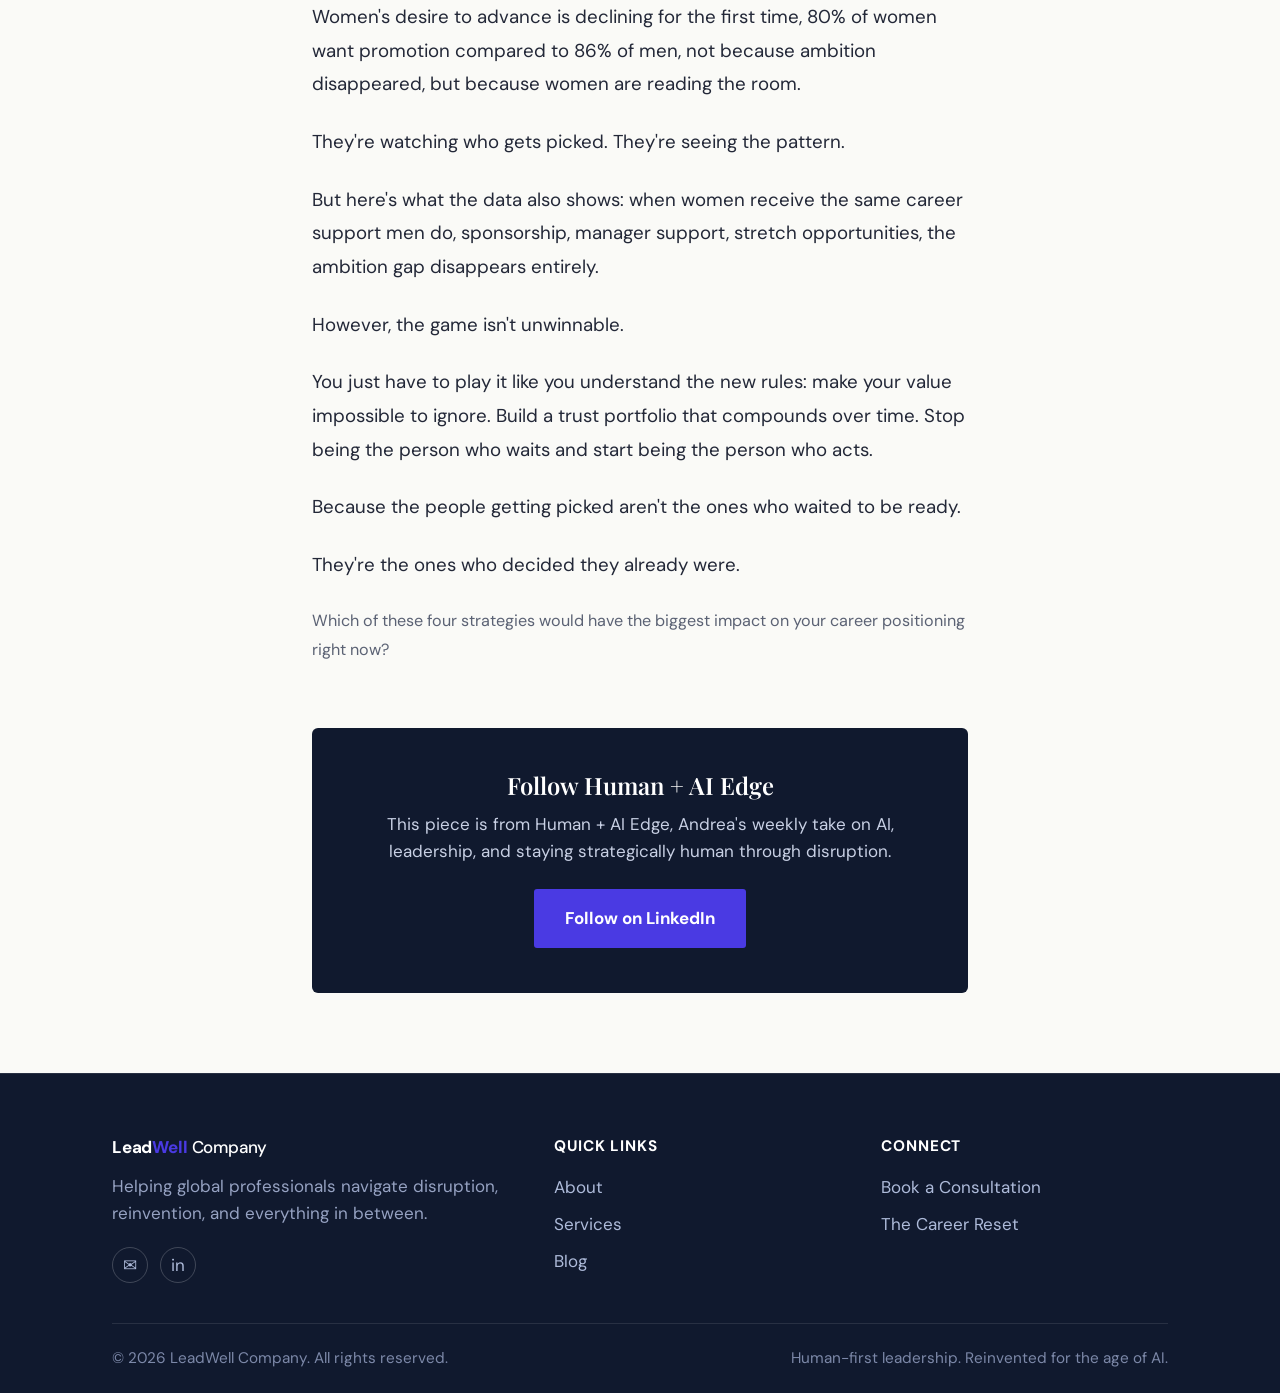
<file: post-stack-human-advantages.html>
<!DOCTYPE html>
<html lang="en">
<head>
<meta charset="UTF-8">
<meta name="viewport" content="width=device-width, initial-scale=1.0">
<title>Beyond AI Speed: 4 Ways to Stack Human Advantages and Become Irreplaceable | LeadWell Company</title>
<meta name="description" content="In a volatile, AI-saturated market, institutions are doubling down on a smaller group of 'safe bets.' Here's how to stop being background talent and start being one of them.">
<link rel="preconnect" href="https://fonts.googleapis.com">
<link href="https://fonts.googleapis.com/css2?family=Playfair+Display:ital,wght@0,500;0,600;0,700;1,500&family=DM+Sans:wght@400;500;700;800&display=swap" rel="stylesheet">
<link rel="stylesheet" href="assets/style.css">
</head>
<body>
<header class="site-nav">
  <div class="nav-inner">
    <a href="index.html" class="wordmark"><span class="wm-lead">Lead</span><span class="wm-well">Well</span> <span class="wm-company">Company</span></a>
    <nav class="nav-links" id="navLinks">
      <a href="about.html">About</a>
      <a href="services.html">Services</a>
      <a href="blog.html" class="active">Blog</a>
      <a href="contact.html">Contact</a>
      <a href="contact.html" class="btn btn-primary" style="padding:10px 22px;">Book a Consultation</a>
    </nav>
    <button class="nav-toggle" id="navToggle" aria-label="Toggle menu">&#9776;</button>
  </div>
</header>

<main>
  <section class="article-header">
    <div class="wrap reveal">
      <span class="eyebrow">Human + AI Edge</span>
      <h1>Beyond AI Speed: 4 Ways to Stack Human Advantages and Become Irreplaceable</h1>
      <p class="article-meta">By Andrea J. Miller, PCC, SHRM-SCP &middot; 6 min read</p>
    </div>
  </section>
  <article class="article-body reveal">

    <h3>The Promotion Ladder Is Disappearing</h3>
    <p>Some people are getting picked. You're getting squeezed.</p>
    <p>Look at this week's headlines: former U.S. Ambassador to Chile Bernadette Meehan gets tapped to lead Wikimedia Foundation. CVS CEO David Joyner earned $17.8 million in total compensation in 2024, while Executive Vice President Heidi Capozzi earned a $1.5 million bonus as their turnaround strategy drove shares up 15%, the highest rise in over 25 years.</p>
    <p>Meanwhile, for every 100 men promoted, only 93 women were. And only half of companies now prioritize women's career advancement, with 21% giving it little to no priority.</p>
    <p>These aren't just company stories. They're people stories.</p>
    <p>They're about who gets trusted with reinvention, who benefits from "disciplined" change, and who quietly absorbs the risk when the narrative is all about efficiency and AI.</p>
    <p>The pattern underneath is brutal: in a volatile, AI-saturated market, institutions are doubling down on a smaller group of "safe bets," and everyone else is becoming more expendable.</p>
    <p>The former diplomat gets handed a global mandate to reshape a knowledge platform. The turnaround team at CVS gets credit, equity, and upside for making hard calls.</p>
    <p>Mid-career professionals, especially women, watch promotion ladders shrink, advancement rates slide, and every "strategic restructuring" somehow become their problem to solve.</p>
    <p>Companies have scaled back programs like remote work, formal sponsorship, and targeted career development, all of which have proven beneficial to women.</p>
    <p>The data is sobering: 66% of senior-level women have sponsors versus 72% of men, and employees with sponsors are promoted at nearly twice the rate.</p>
    <p>Here's the truth no one wants to say out loud: if you feel like you're working harder, learning AI, doing "all the right things" and still not moving, this is why.</p>
    <p>The system isn't optimizing for effort anymore. It's optimizing for perceived strategic value and narrative fit.</p>
    <p>You can be technically excellent and still invisible. You can be doing critical work and still be categorized as "execution" rather than "strategic." You can be ready for the next level and never get the tap on the shoulder because you're not in the room where those decisions get made.</p>
    <p>So what do you do if you're not the one being handpicked?</p>
    <p>You stop waiting for permission.</p>
    <p>You stop treating your career like a meritocracy that rewards quiet competence.</p>
    <p>You start operating like someone who understands that advancement isn't about working harder, it's about being seen differently.</p>
    <p>Here's how to stop being background talent.</p>

    <h3>1. Write your own mandate (before someone writes you out of one)</h3>
    <p>Don't wait to be chosen for strategic work. Define a problem that clearly matters to your organization &mdash; retention, AI adoption, cross-functional friction, service quality, whatever keeps leadership up at night &mdash; and claim it.</p>
    <p>Not in a "can I get approval to explore this?" way.</p>
    <p>In a "I'm running a 90-day pilot to improve X, here's the framework, and I'll report results monthly" way.</p>
    <p>Small, concrete, visible. The kind of initiative that makes people start associating your name with outcomes, not just tasks.</p>

    <h3>2. Make your value legible, not assumed</h3>
    <p>Your work has to tell a story that executives can repeat.</p>
    <p>Stop documenting tasks and start documenting outcomes that matter to the business. Turn everything you do into story-ready wins:</p>
    <ul>
      <li>"Reduced onboarding friction by 40%, cutting time-to-productivity from 6 weeks to 3.5"</li>
      <li>"Identified $200K in redundant vendor spend during AI tool consolidation"</li>
      <li>"Protected team continuity during restructuring, zero key departures, maintained all delivery timelines"</li>
    </ul>
    <p>Share these upward (your boss, their boss, skip-levels) and outward (internal newsletters, team meetings, cross-functional forums).</p>
    <p>Make your impact impossible to miss or misinterpret.</p>

    <h3>3. Stack human advantages on top of AI speed</h3>
    <p>Everyone's using AI now. That's not your differentiator anymore.</p>
    <p>What headlines keep rewarding, and what gets people pulled into reinvention, not just execution, is the stuff AI can't do: judgment under pressure, cross-functional collaboration that actually works, emotional steadiness when everything's chaos, the ability to see around corners.</p>
    <p>Use AI for speed and scale. Get known for the human layer that turns AI output into strategic decisions.</p>
    <p>That's the combination that makes you unreplaceable.</p>

    <h3>4. Build a portfolio of trust, not just a job</h3>
    <p>The people getting mandates aren't necessarily the most technically skilled.</p>
    <p>They're the ones leadership trusts with complexity.</p>
    <p>Treat every project, every stakeholder relationship, every cross-team collaboration as a chance to become "the person we call when things get complicated." That means:</p>
    <ul>
      <li>Showing up with solutions, not just problems</li>
      <li>Making other people's jobs easier, not harder</li>
      <li>Staying steady when everyone else is reactive</li>
      <li>Following through on everything, especially the small stuff</li>
    </ul>
    <p>Trust compounds. Over time, you go from "good at their job" to "we need them in the room for this."</p>

    <h3>The Uncomfortable Reality</h3>
    <p>The next five years won't reward loyalty, tenure, or quiet excellence the way the last twenty did.</p>
    <p>Women's desire to advance is declining for the first time, 80% of women want promotion compared to 86% of men, not because ambition disappeared, but because women are reading the room.</p>
    <p>They're watching who gets picked. They're seeing the pattern.</p>
    <p>But here's what the data also shows: when women receive the same career support men do, sponsorship, manager support, stretch opportunities, the ambition gap disappears entirely.</p>
    <p>However, the game isn't unwinnable.</p>
    <p>You just have to play it like you understand the new rules: make your value impossible to ignore. Build a trust portfolio that compounds over time. Stop being the person who waits and start being the person who acts.</p>
    <p>Because the people getting picked aren't the ones who waited to be ready.</p>
    <p>They're the ones who decided they already were.</p>
    <p style="color:var(--ink-muted);font-size:0.95rem;">Which of these four strategies would have the biggest impact on your career positioning right now?</p>

  </article>

  <div class="article-cta">
    <div class="article-cta-box reveal">
      <h3>Follow Human + AI Edge</h3>
      <p>This piece is from Human + AI Edge, Andrea's weekly take on AI, leadership, and staying strategically human through disruption.</p>
      <a href="https://www.linkedin.com/in/andreajmiller" target="_blank" rel="noopener" class="btn btn-primary">Follow on LinkedIn</a>
    </div>
  </div>

</main>
<footer>
  <div class="wrap">
    <div class="footer-grid">
      <div>
        <a href="index.html" class="wordmark"><span class="wm-lead">Lead</span><span class="wm-well">Well</span> <span class="wm-company">Company</span></a>
        <p>Helping global professionals navigate disruption, reinvention, and everything in between.</p>
        <div class="footer-icons" style="margin-top:20px;">
          <a href="mailto:andrea@leadwellcompany.com" aria-label="Email">&#9993;</a>
          <a href="https://www.linkedin.com/in/andreajmiller" aria-label="LinkedIn" target="_blank" rel="noopener">in</a>
        </div>
      </div>
      <div>
        <h4>Quick Links</h4>
        <ul>
          <li><a href="about.html">About</a></li>
          <li><a href="services.html">Services</a></li>
          <li><a href="blog.html">Blog</a></li>
        </ul>
      </div>
      <div>
        <h4>Connect</h4>
        <ul>
          <li><a href="contact.html">Book a Consultation</a></li>
          <li><a href="https://careerreset.substack.com/" target="_blank" rel="noopener">The Career Reset</a></li>
        </ul>
      </div>
    </div>
    <div class="footer-bottom">
      <span>&copy; 2026 LeadWell Company. All rights reserved.</span>
      <span>Human-first leadership. Reinvented for the age of AI.</span>
    </div>
  </div>
</footer>

<script src="assets/script.js" defer></script>
</body>
</html>
</file>
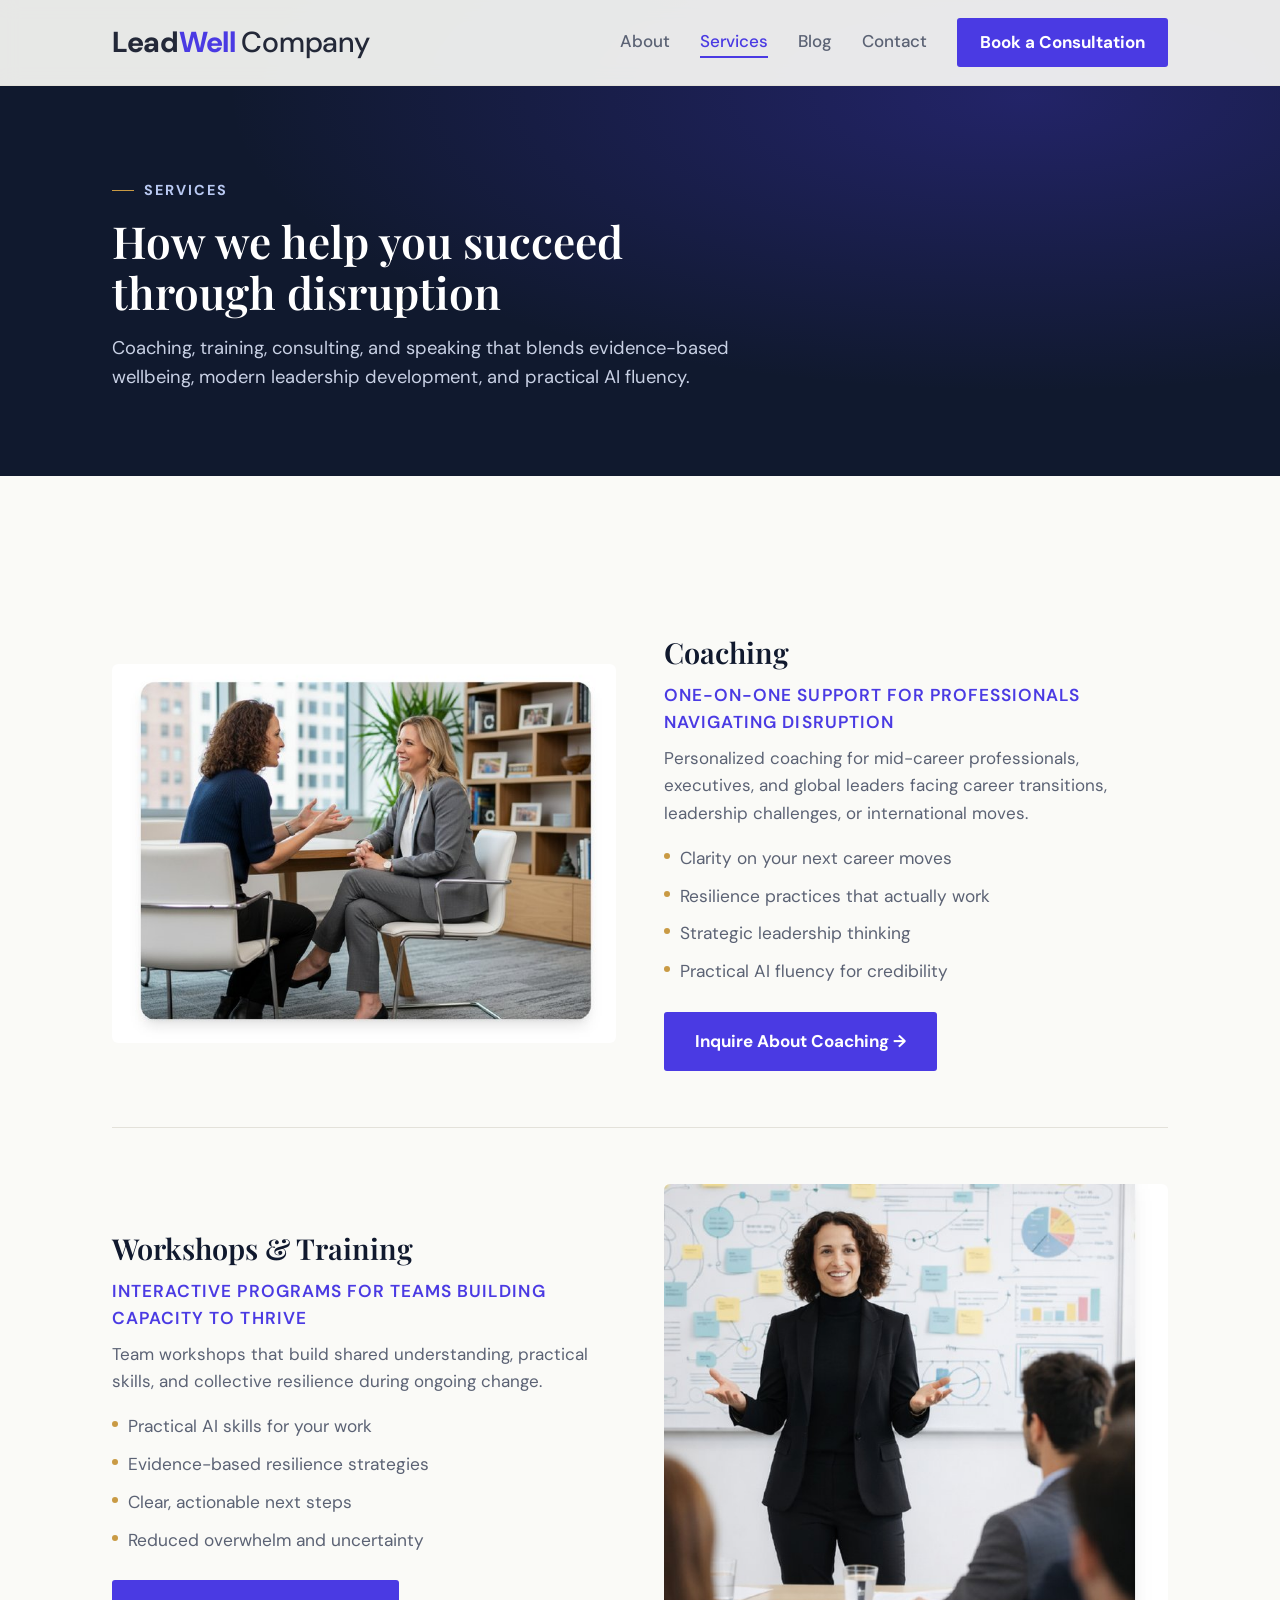
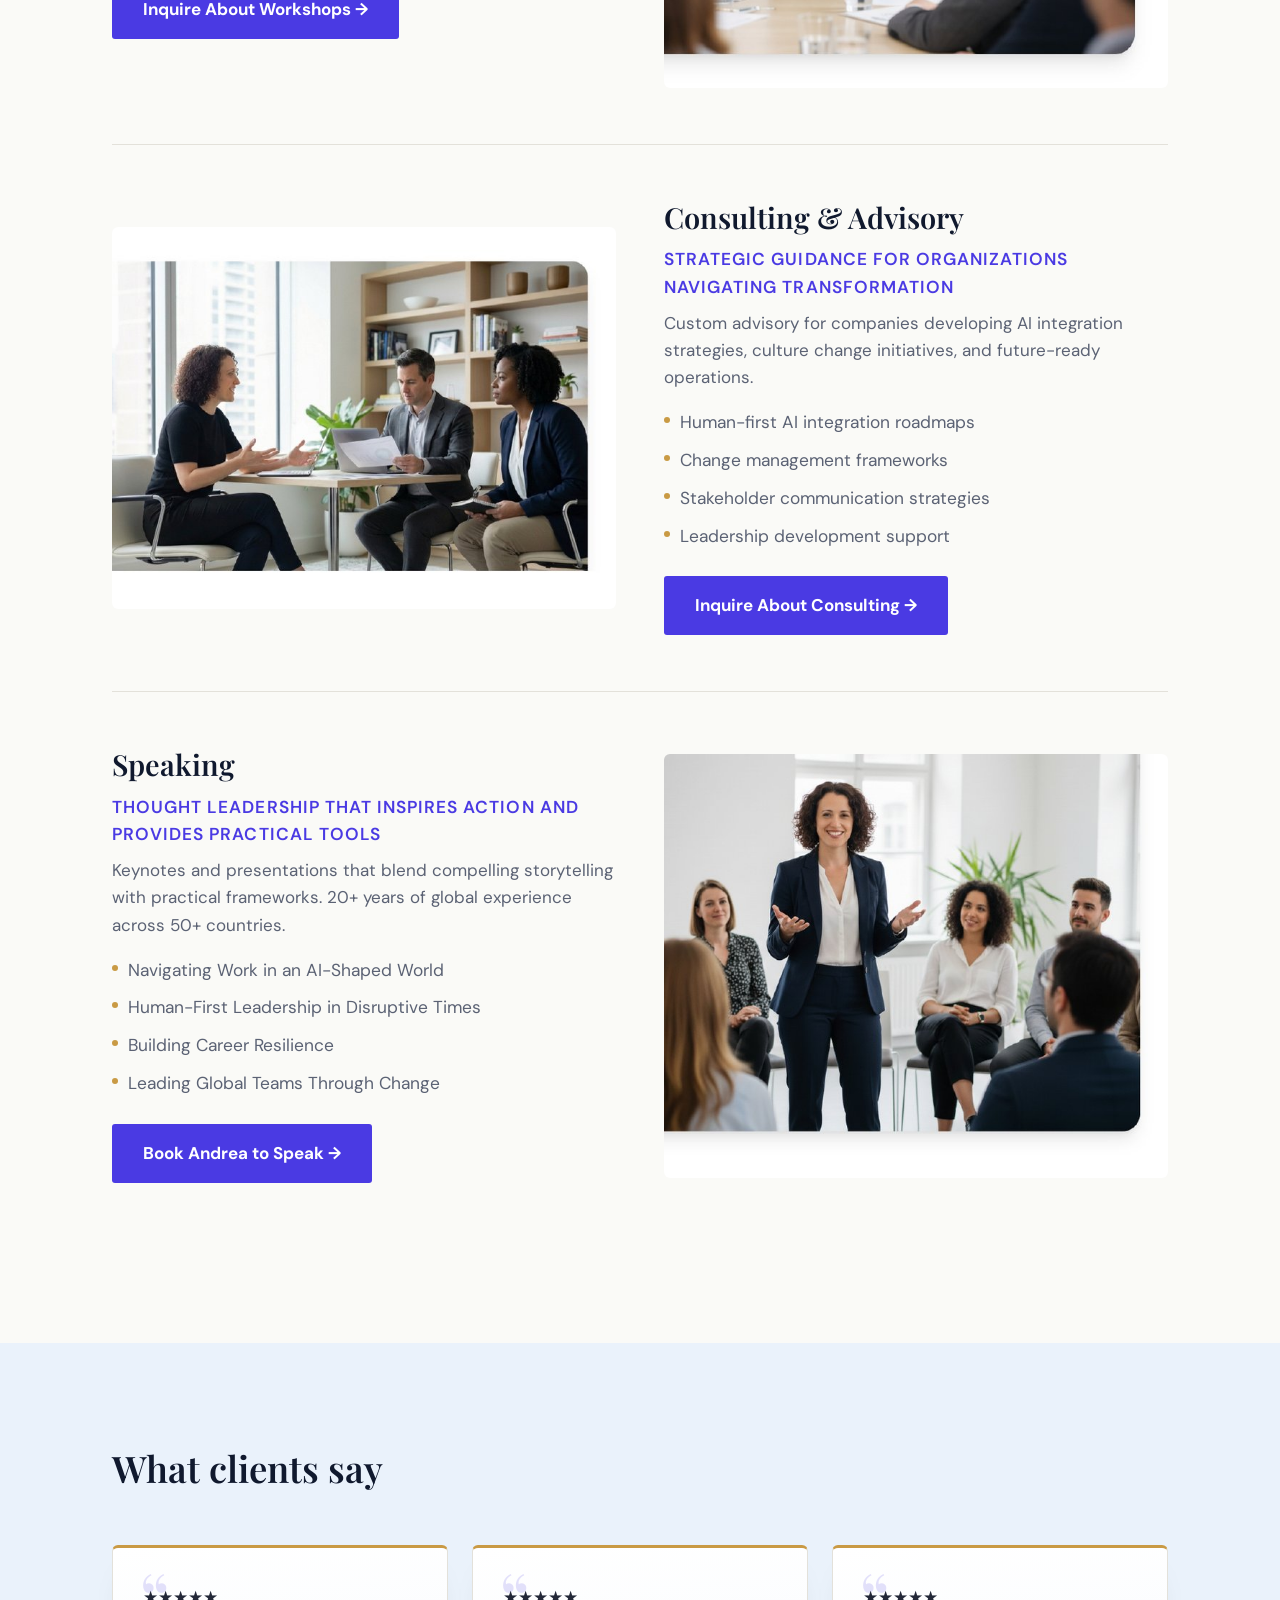
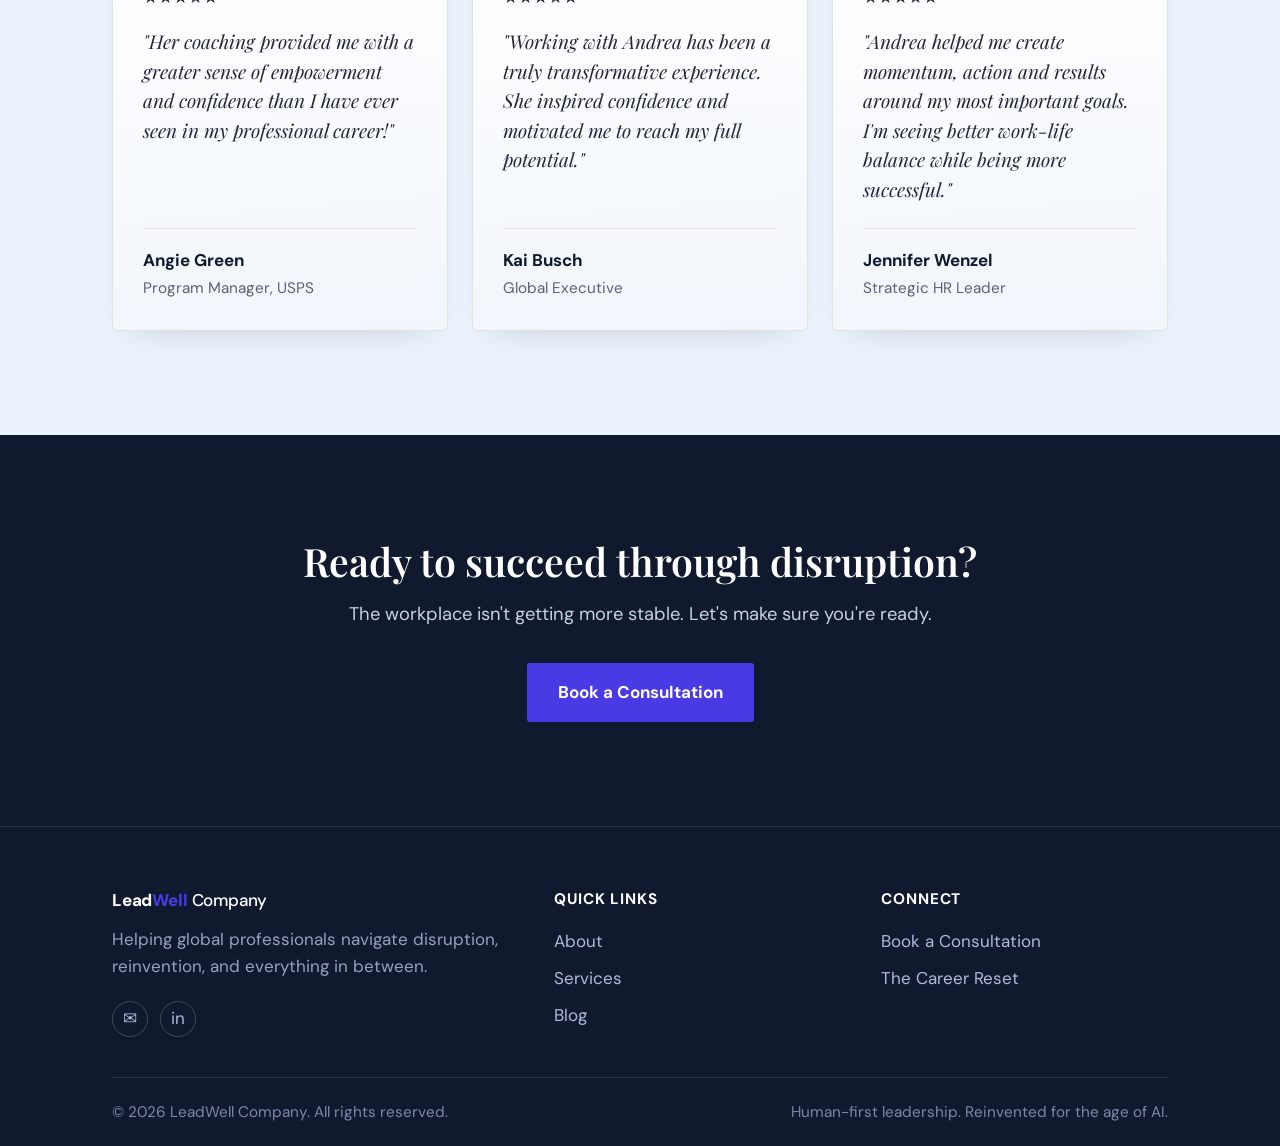
<file: services.html>
<!DOCTYPE html>
<html lang="en">
<head>
<meta charset="UTF-8">
<meta name="viewport" content="width=device-width, initial-scale=1.0">
<title>Services | LeadWell Company</title>
<link rel="icon" href="data:image/svg+xml,<svg xmlns=%22http://www.w3.org/2000/svg%22 viewBox=%220 0 100 100%22><text y=%22.9em%22 font-size=%2290%22>🧭</text></svg>">
<meta name="description" content="Coaching, workshops, consulting, and speaking that blends evidence-based wellbeing, leadership development, and practical AI fluency.">
<link rel="preconnect" href="https://fonts.googleapis.com">
<link href="https://fonts.googleapis.com/css2?family=Playfair+Display:ital,wght@0,500;0,600;0,700;1,500&family=DM+Sans:wght@400;500;700;800&display=swap" rel="stylesheet">
<link rel="stylesheet" href="assets/style.css">
</head>
<body>
<header class="site-nav">
  <div class="nav-inner">
    <a href="index.html" class="wordmark"><span class="wm-lead">Lead</span><span class="wm-well">Well</span> <span class="wm-company">Company</span></a>
    <nav class="nav-links" id="navLinks">
      <a href="about.html">About</a>
      <a href="services.html" class="active">Services</a>
      <a href="blog.html">Blog</a>
      <a href="contact.html">Contact</a>
      <a href="contact.html" class="btn btn-primary" style="padding:10px 22px;">Book a Consultation</a>
    </nav>
    <button class="nav-toggle" id="navToggle" aria-label="Toggle menu">&#9776;</button>
  </div>
</header>

<main>
  <section class="page-header">
    <div class="wrap reveal">
      <span class="eyebrow">Services</span>
      <h1>How we help you succeed through disruption</h1>
      <p>Coaching, training, consulting, and speaking that blends evidence-based wellbeing, modern leadership development, and practical AI fluency.</p>
    </div>
  </section>

  <section>
    <div class="wrap">

      <div class="service-row reveal">
        <div class="service-photo"><img src="assets/images/service-coaching.jpg" alt="Andrea coaching a client"></div>
        <div class="service-copy">
          <h3>Coaching</h3>
          <span class="service-tag">One-on-one support for professionals navigating disruption</span>
          <p>Personalized coaching for mid-career professionals, executives, and global leaders facing career transitions, leadership challenges, or international moves.</p>
          <ul>
            <li>Clarity on your next career moves</li>
            <li>Resilience practices that actually work</li>
            <li>Strategic leadership thinking</li>
            <li>Practical AI fluency for credibility</li>
          </ul>
          <a href="contact.html" class="btn btn-primary">Inquire About Coaching &rarr;</a>
        </div>
      </div>

      <div class="service-row reverse reveal">
        <div class="service-photo"><img src="assets/images/service-workshops.jpg" alt="Andrea facilitating a team workshop"></div>
        <div class="service-copy">
          <h3>Workshops &amp; Training</h3>
          <span class="service-tag">Interactive programs for teams building capacity to thrive</span>
          <p>Team workshops that build shared understanding, practical skills, and collective resilience during ongoing change.</p>
          <ul>
            <li>Practical AI skills for your work</li>
            <li>Evidence-based resilience strategies</li>
            <li>Clear, actionable next steps</li>
            <li>Reduced overwhelm and uncertainty</li>
          </ul>
          <a href="contact.html" class="btn btn-primary">Inquire About Workshops &rarr;</a>
        </div>
      </div>

      <div class="service-row reveal">
        <div class="service-photo"><img src="assets/images/service-consulting.jpg" alt="Andrea in a consulting meeting"></div>
        <div class="service-copy">
          <h3>Consulting &amp; Advisory</h3>
          <span class="service-tag">Strategic guidance for organizations navigating transformation</span>
          <p>Custom advisory for companies developing AI integration strategies, culture change initiatives, and future-ready operations.</p>
          <ul>
            <li>Human-first AI integration roadmaps</li>
            <li>Change management frameworks</li>
            <li>Stakeholder communication strategies</li>
            <li>Leadership development support</li>
          </ul>
          <a href="contact.html" class="btn btn-primary">Inquire About Consulting &rarr;</a>
        </div>
      </div>

      <div class="service-row reverse reveal">
        <div class="service-photo"><img src="assets/images/service-speaking.jpg" alt="Andrea speaking to a group"></div>
        <div class="service-copy">
          <h3>Speaking</h3>
          <span class="service-tag">Thought leadership that inspires action and provides practical tools</span>
          <p>Keynotes and presentations that blend compelling storytelling with practical frameworks. 20+ years of global experience across 50+ countries.</p>
          <ul>
            <li>Navigating Work in an AI-Shaped World</li>
            <li>Human-First Leadership in Disruptive Times</li>
            <li>Building Career Resilience</li>
            <li>Leading Global Teams Through Change</li>
          </ul>
          <a href="contact.html" class="btn btn-primary">Book Andrea to Speak &rarr;</a>
        </div>
      </div>

    </div>
  </section>

  <section class="pillars">
    <div class="wrap">
      <div class="section-head reveal">
        <h2>What clients say</h2>
      </div>
      <div class="testi-grid stagger">
        <div class="testi-card reveal">
          <div class="stars">&#9733;&#9733;&#9733;&#9733;&#9733;</div>
          <p class="quote">"Her coaching provided me with a greater sense of empowerment and confidence than I have ever seen in my professional career!"</p>
          <div class="testi-who"><strong>Angie Green</strong><span>Program Manager, USPS</span></div>
        </div>
        <div class="testi-card reveal">
          <div class="stars">&#9733;&#9733;&#9733;&#9733;&#9733;</div>
          <p class="quote">"Working with Andrea has been a truly transformative experience. She inspired confidence and motivated me to reach my full potential."</p>
          <div class="testi-who"><strong>Kai Busch</strong><span>Global Executive</span></div>
        </div>
        <div class="testi-card reveal">
          <div class="stars">&#9733;&#9733;&#9733;&#9733;&#9733;</div>
          <p class="quote">"Andrea helped me create momentum, action and results around my most important goals. I'm seeing better work-life balance while being more successful."</p>
          <div class="testi-who"><strong>Jennifer Wenzel</strong><span>Strategic HR Leader</span></div>
        </div>
      </div>
    </div>
  </section>

  <section class="final-cta">
    <div class="wrap reveal">
      <h2>Ready to succeed through disruption?</h2>
      <p>The workplace isn't getting more stable. Let's make sure you're ready.</p>
      <a href="contact.html" class="btn btn-primary">Book a Consultation</a>
    </div>
  </section>
</main>
<footer>
  <div class="wrap">
    <div class="footer-grid">
      <div>
        <a href="index.html" class="wordmark"><span class="wm-lead">Lead</span><span class="wm-well">Well</span> <span class="wm-company">Company</span></a>
        <p>Helping global professionals navigate disruption, reinvention, and everything in between.</p>
        <div class="footer-icons" style="margin-top:20px;">
          <a href="mailto:andrea@leadwellcompany.com" aria-label="Email">&#9993;</a>
          <a href="https://www.linkedin.com/in/andreajmiller" aria-label="LinkedIn" target="_blank" rel="noopener">in</a>
        </div>
      </div>
      <div>
        <h4>Quick Links</h4>
        <ul>
          <li><a href="about.html">About</a></li>
          <li><a href="services.html">Services</a></li>
          <li><a href="blog.html">Blog</a></li>
        </ul>
      </div>
      <div>
        <h4>Connect</h4>
        <ul>
          <li><a href="contact.html">Book a Consultation</a></li>
          <li><a href="https://careerreset.substack.com/" target="_blank" rel="noopener">The Career Reset</a></li>
        </ul>
      </div>
    </div>
    <div class="footer-bottom">
      <span>&copy; 2026 LeadWell Company. All rights reserved.</span>
      <span>Human-first leadership. Reinvented for the age of AI.</span>
    </div>
  </div>
</footer>

<script src="assets/script.js" defer></script>
</body>
</html>
</file>
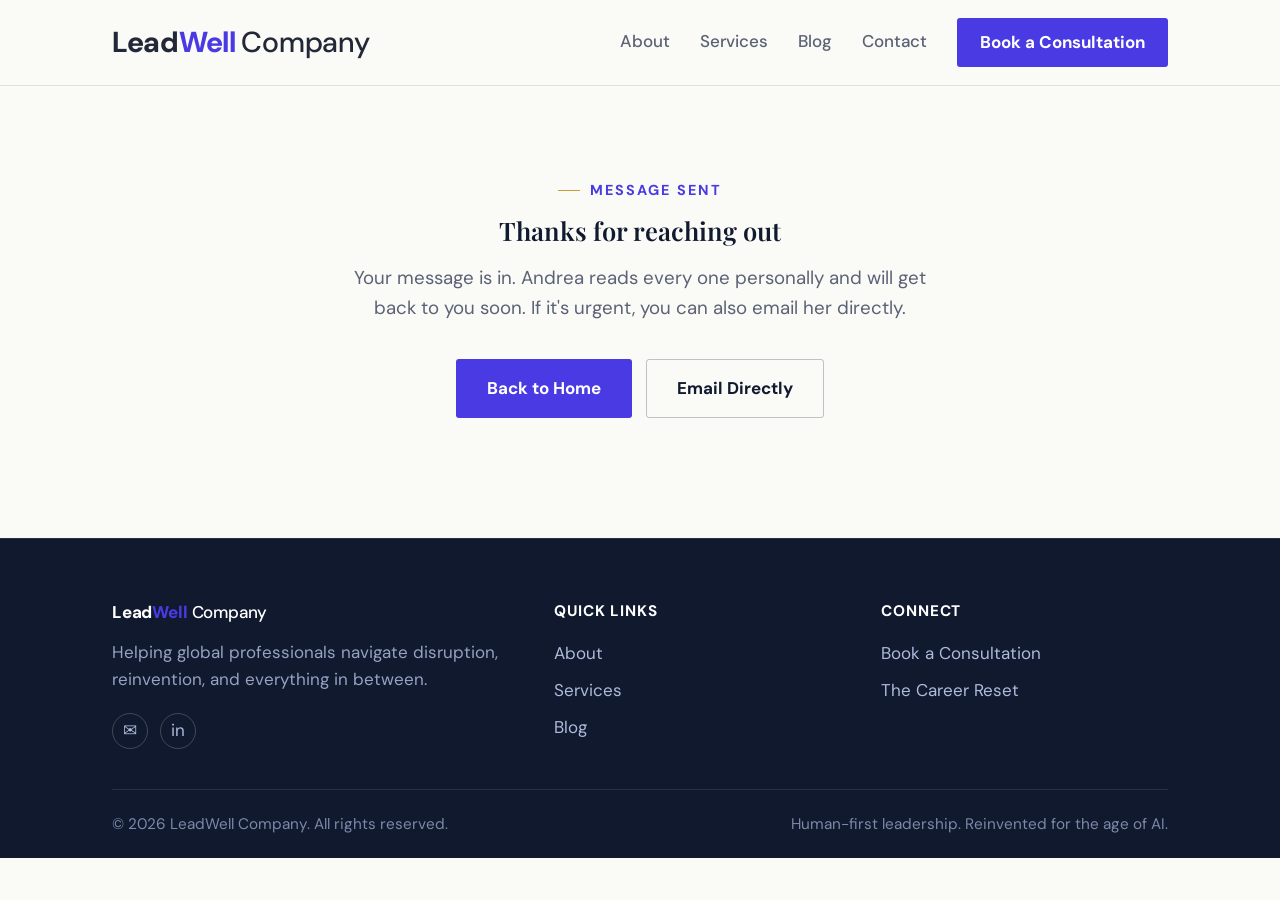
<file: thank-you.html>
<!DOCTYPE html>
<html lang="en">
<head>
<meta charset="UTF-8">
<meta name="viewport" content="width=device-width, initial-scale=1.0">
<title>Message Sent | LeadWell Company</title>
<link rel="icon" href="data:image/svg+xml,<svg xmlns=%22http://www.w3.org/2000/svg%22 viewBox=%220 0 100 100%22><text y=%22.9em%22 font-size=%2290%22>🧭</text></svg>">
<meta name="description" content="Thanks for reaching out to LeadWell Company. Andrea will be in touch soon.">
<link rel="preconnect" href="https://fonts.googleapis.com">
<link href="https://fonts.googleapis.com/css2?family=Playfair+Display:ital,wght@0,500;0,600;0,700;1,500&family=DM+Sans:wght@400;500;700;800&display=swap" rel="stylesheet">
<link rel="stylesheet" href="assets/style.css">
</head>
<body>
<header class="site-nav">
  <div class="nav-inner">
    <a href="index.html" class="wordmark"><span class="wm-lead">Lead</span><span class="wm-well">Well</span> <span class="wm-company">Company</span></a>
    <nav class="nav-links" id="navLinks">
      <a href="about.html">About</a>
      <a href="services.html">Services</a>
      <a href="blog.html">Blog</a>
      <a href="contact.html">Contact</a>
      <a href="contact.html" class="btn btn-primary" style="padding:10px 22px;">Book a Consultation</a>
    </nav>
    <button class="nav-toggle" id="navToggle" aria-label="Toggle menu">&#9776;</button>
  </div>
</header>

<main style="padding-top:172px;">
  <section style="padding-top:0;padding-bottom:120px;text-align:center;">
    <div class="wrap" style="max-width:640px;">
      <span class="eyebrow" style="justify-content:center;">Message Sent</span>
      <h1 style="margin-bottom:18px;">Thanks for reaching out</h1>
      <p style="color:var(--ink-muted);font-size:1.1rem;margin-bottom:36px;">Your message is in. Andrea reads every one personally and will get back to you soon. If it's urgent, you can also email her directly.</p>
      <div style="display:flex;gap:14px;justify-content:center;flex-wrap:wrap;">
        <a href="index.html" class="btn btn-primary">Back to Home</a>
        <a href="mailto:andrea@leadwellcompany.com" class="btn btn-outline-dark">Email Directly</a>
      </div>
    </div>
  </section>
</main>
<footer>
  <div class="wrap">
    <div class="footer-grid">
      <div>
        <a href="index.html" class="wordmark"><span class="wm-lead">Lead</span><span class="wm-well">Well</span> <span class="wm-company">Company</span></a>
        <p>Helping global professionals navigate disruption, reinvention, and everything in between.</p>
        <div class="footer-icons" style="margin-top:20px;">
          <a href="mailto:andrea@leadwellcompany.com" aria-label="Email">&#9993;</a>
          <a href="https://www.linkedin.com/in/andreajmiller" aria-label="LinkedIn" target="_blank" rel="noopener">in</a>
        </div>
      </div>
      <div>
        <h4>Quick Links</h4>
        <ul>
          <li><a href="about.html">About</a></li>
          <li><a href="services.html">Services</a></li>
          <li><a href="blog.html">Blog</a></li>
        </ul>
      </div>
      <div>
        <h4>Connect</h4>
        <ul>
          <li><a href="contact.html">Book a Consultation</a></li>
          <li><a href="https://careerreset.substack.com/" target="_blank" rel="noopener">The Career Reset</a></li>
        </ul>
      </div>
    </div>
    <div class="footer-bottom">
      <span>&copy; 2026 LeadWell Company. All rights reserved.</span>
      <span>Human-first leadership. Reinvented for the age of AI.</span>
    </div>
  </div>
</footer>

<script src="assets/script.js" defer></script>
</body>
</html>
</file>
<file: assets/style.css>
:root{
  font-size:17px;
    --navy:#10192E;
    --navy-soft:#1B2740;
    --indigo:#4A3AE3;
    --indigo-deep:#372CB0;
    --icy:#EAF2FB;
    --paper:#FAFAF7;
    --ink:#232838;
    --ink-muted:#5B6274;
    --gold:#C99A44;
    --line:#E3E1DA;
    --white:#FFFFFF;
    --font-display:'Playfair Display', serif;
    --font-body:'DM Sans', sans-serif;
    --maxw:1120px;
  }
  *{margin:0;padding:0;box-sizing:border-box;}
  html{scroll-behavior:smooth;}
  body{font-family:var(--font-body);background:var(--paper);color:var(--ink);line-height:1.6;font-size:1rem;}
  img{max-width:100%;display:block;}
  a{color:inherit;}
  .wrap{max-width:var(--maxw);margin:0 auto;padding:0 32px;}
  section{padding:104px 0;}
  h1,h2,h3{font-family:var(--font-display);font-weight:600;line-height:1.15;color:var(--navy);}
  .eyebrow{font-family:var(--font-body);font-weight:700;font-size:0.85rem;letter-spacing:0.14em;text-transform:uppercase;color:var(--indigo);margin-bottom:14px;display:inline-flex;align-items:center;gap:10px;}
  .eyebrow::before{content:"";width:22px;height:1px;background:var(--gold);display:inline-block;}
  .section-head{max-width:640px;margin-bottom:56px;}
  .section-head h2{font-size:2.15rem;margin-bottom:14px;}
  .section-head p{color:var(--ink-muted);font-size:1.05rem;}
  .btn{display:inline-flex;align-items:center;gap:8px;font-family:var(--font-body);font-weight:700;font-size:1rem;padding:15px 30px;border-radius:3px;text-decoration:none;cursor:pointer;border:1.5px solid transparent;transition:transform .18s cubic-bezier(.2,.8,.2,1), background .18s ease, color .18s ease, border-color .18s ease, box-shadow .25s ease;will-change:transform;}
  .btn:hover{box-shadow:0 10px 26px -8px rgba(74,58,227,0.55);}
  .btn-outline-light:hover{box-shadow:0 10px 26px -10px rgba(0,0,0,0.35);}
  .btn-primary{background:var(--indigo);color:var(--white);}
  .btn-primary:hover{background:var(--indigo-deep);}
  .btn-outline-light{border-color:rgba(255,255,255,0.4);color:var(--white);}
  .btn-outline-light:hover{border-color:var(--white);background:rgba(255,255,255,0.08);}
  .btn-outline-dark{border-color:rgba(16,25,46,0.25);color:var(--navy);}
  .btn-outline-dark:hover{border-color:var(--navy);background:rgba(16,25,46,0.05);}
  :focus-visible{outline:2px solid var(--gold);outline-offset:3px;}

  /* NAV */
  header.site-nav{position:fixed;top:0;left:0;right:0;z-index:1000;background:rgba(250,250,247,0.92);backdrop-filter:blur(10px);border-bottom:1px solid var(--line);transition:box-shadow .3s ease, padding .3s ease;}
  header.site-nav.scrolled{box-shadow:0 6px 30px rgba(16,25,46,0.09);}
  header.site-nav.scrolled .nav-inner{padding-top:12px;padding-bottom:12px;}
  .nav-inner{max-width:var(--maxw);margin:0 auto;padding:18px 32px;display:flex;align-items:center;justify-content:space-between;transition:padding .3s ease;}
  .wordmark{font-family:var(--font-body);font-weight:800;font-size:1.7rem;color:var(--navy);text-decoration:none;letter-spacing:-0.01em;}
  .nav-links{display:flex;align-items:center;gap:30px;}
  .nav-links a:not(.btn){font-size:1rem;font-weight:500;color:var(--ink-muted);text-decoration:none;position:relative;padding-bottom:3px;}
  .nav-links a:not(.btn)::after{content:"";position:absolute;left:0;bottom:0;width:0;height:1.5px;background:var(--indigo);transition:width .25s ease;}
  .nav-links a:not(.btn):hover{color:var(--indigo);}
  .nav-links a:not(.btn):hover::after{width:100%;}
  .nav-toggle{display:none;background:none;border:0;font-size:1.4rem;cursor:pointer;color:var(--navy);}
  @media (max-width:860px){
    .nav-links{position:fixed;top:64px;left:0;right:0;background:var(--paper);flex-direction:column;align-items:flex-start;padding:22px 32px 30px;gap:18px;border-bottom:1px solid var(--line);transform:translateY(-130%);transition:transform .28s ease;}
    .nav-links.open{transform:translateY(0);}
    .nav-toggle{display:block;}
  }

  /* HERO */
  .hero{background:var(--navy);position:relative;overflow:hidden;padding:172px 0 0;}
  .hero::before{content:"";position:absolute;inset:0;background:radial-gradient(ellipse at 78% 18%, rgba(74,58,227,0.35), transparent 55%);pointer-events:none;}
  .hero-blob{position:absolute;border-radius:50%;filter:blur(70px);pointer-events:none;opacity:0.55;}
  .hero-blob-a{width:420px;height:420px;background:radial-gradient(circle, rgba(74,58,227,0.55), transparent 70%);top:-120px;right:-60px;animation:drift-a 16s ease-in-out infinite;}
  .hero-blob-b{width:320px;height:320px;background:radial-gradient(circle, rgba(201,154,68,0.35), transparent 70%);bottom:-80px;left:10%;animation:drift-b 20s ease-in-out infinite;}
  @keyframes drift-a{0%,100%{transform:translate(0,0) scale(1);}50%{transform:translate(-36px,26px) scale(1.12);}}
  @keyframes drift-b{0%,100%{transform:translate(0,0) scale(1);}50%{transform:translate(28px,-22px) scale(1.08);}}
  .hero-spotlight{position:absolute;inset:0;pointer-events:none;background:radial-gradient(340px circle at var(--mx,50%) var(--my,20%), rgba(74,58,227,0.28), transparent 72%);mix-blend-mode:screen;transition:background .05s linear;}
  .hero-grid{max-width:var(--maxw);margin:0 auto;padding:0 32px;display:grid;grid-template-columns:1.05fr 0.85fr;gap:40px;align-items:end;position:relative;}
  .hero-copy{padding-bottom:80px;}
  .hero .eyebrow{color:#B9C9F2;}
  .hero .eyebrow::before{background:var(--gold);}
  .hero h1{color:var(--white);font-size:3.15rem;max-width:9.5em;margin-bottom:22px;}
  .hero-sub{color:#C8D0E4;font-size:1.12rem;max-width:34em;margin-bottom:28px;}
  .hero-sub strong{color:var(--white);font-weight:600;}
  .hero-ctas{display:flex;gap:14px;flex-wrap:wrap;}
  .hero-photo{position:relative;z-index:1;}
  .hero-photo-frame{position:relative;}
  .hero-photo img{width:100%;height:auto;display:block;filter:drop-shadow(0 26px 32px rgba(0,0,0,0.4));}
  @media (max-width:880px){
    .hero-grid{grid-template-columns:1fr;}
    .hero-photo{max-width:320px;margin:0 auto;}
    .hero h1{font-size:2.3rem;}
    .hero-copy{padding-bottom:48px;}
  }

  /* TRUST BADGES MARQUEE */
  .trust{background:var(--icy);overflow:hidden;padding:28px 0;}
  .marquee-track{display:flex;width:max-content;gap:60px;align-items:center;animation:marquee 26s linear infinite;}
  .trust:hover .marquee-track{animation-play-state:paused;}
  @keyframes marquee{from{transform:translateX(0);}to{transform:translateX(-50%);}}
  .trust span{color:var(--ink-muted);font-size:0.92rem;font-weight:600;letter-spacing:0.04em;text-transform:uppercase;white-space:nowrap;display:inline-flex;align-items:center;gap:10px;}
  .trust span::before{content:"";width:5px;height:5px;border-radius:50%;background:var(--indigo);}
  .trust-logo{height:34px;width:auto;display:block;flex-shrink:0;}

  /* CHALLENGE */
  .challenge-grid{display:grid;grid-template-columns:repeat(4,1fr);gap:28px;}
  .pain-card{padding:18px;margin:-18px;border-radius:6px;transition:transform .3s ease, box-shadow .3s ease, background .3s ease;}
  .pain-card:hover{transform:translateY(-4px);box-shadow:0 18px 40px -22px rgba(16,25,46,0.35);background:var(--white);}
  .pain-mark{width:22px;height:2px;background:var(--gold);margin-bottom:16px;}
  .pain-card h3{font-size:1.05rem;margin-bottom:10px;color:var(--navy);}
  .pain-card p{color:var(--ink-muted);font-size:1rem;}
  .truth-box{margin-top:52px;background:var(--icy);border-left:3px solid var(--indigo);padding:30px 34px;border-radius:2px;}
  .truth-box p{font-size:1.05rem;color:var(--ink);}
  .truth-box strong{color:var(--indigo-deep);}
  @media (max-width:880px){.challenge-grid{grid-template-columns:1fr 1fr;}}
  @media (max-width:560px){.challenge-grid{grid-template-columns:1fr;}}

  /* WHAT HAPPENS */
  .stakes{background:var(--navy);color:var(--white);}
  .stakes-grid{display:grid;grid-template-columns:1fr 1fr;gap:40px;}
  .stakes h2{color:var(--white);font-size:1.9rem;margin-bottom:26px;max-width:11em;}
  .stakes-list{list-style:none;display:flex;flex-direction:column;gap:16px;}
  .stakes-list li{display:flex;gap:12px;color:#C8D0E4;font-size:0.98rem;}
  .stakes-list li::before{content:"—";color:var(--gold);flex-shrink:0;}
  .benefits-card{background:rgba(255,255,255,0.06);border:1px solid rgba(255,255,255,0.14);padding:32px;border-radius:4px;align-self:start;}
  .benefits-card p:first-child{font-weight:700;margin-bottom:14px;color:var(--white);}
  .benefits-card p{color:#C8D0E4;font-size:0.98rem;}
  @media (max-width:880px){.stakes-grid{grid-template-columns:1fr;}}

  /* BIO */
  .bio-grid{display:grid;grid-template-columns:0.8fr 1.2fr;gap:56px;align-items:start;}
  .bio-photo img{filter:drop-shadow(0 18px 28px rgba(16,25,46,0.18));}
  .bio h2{font-size:2rem;margin-bottom:18px;}
  .bio p{color:var(--ink-muted);margin-bottom:16px;font-size:1.02rem;}
  .cred-list{list-style:none;margin:26px 0 30px;display:flex;flex-direction:column;gap:12px;}
  .cred-list li{display:flex;gap:12px;font-size:0.95rem;color:var(--ink);}
  .cred-list li::before{content:"";width:16px;height:16px;border-radius:50%;background:var(--indigo);flex-shrink:0;margin-top:3px;}
  @media (max-width:880px){.bio-grid{grid-template-columns:1fr;}.bio-photo{max-width:280px;}}

  /* PILLARS */
  .pillars{background:var(--icy);}
  .pillars-grid{display:grid;grid-template-columns:repeat(4,1fr);gap:22px;}
  .pillar-card{background:var(--white);padding:30px 26px;border-radius:4px;border-top:3px solid var(--line);transition:transform .3s ease, box-shadow .3s ease, border-color .3s ease;}
  .pillar-card:hover{transform:translateY(-5px);box-shadow:0 20px 44px -24px rgba(16,25,46,0.3);border-top-color:var(--indigo);}
  .pillar-card.lead{border-top-color:var(--gold);}
  .pillar-card.lead:hover{border-top-color:var(--gold);}
  .pillar-card h3{font-size:1.05rem;margin-bottom:10px;font-family:var(--font-body);font-weight:700;color:var(--navy);}
  .pillar-card p{color:var(--ink-muted);font-size:1rem;}
  @media (max-width:880px){.pillars-grid{grid-template-columns:1fr 1fr;}}
  @media (max-width:560px){.pillars-grid{grid-template-columns:1fr;}}

  /* PATH */
  .path-list{display:flex;flex-direction:column;gap:0;position:relative;margin-left:6px;}
  .path-step{display:grid;grid-template-columns:44px 1fr;gap:24px;padding-bottom:52px;position:relative;}
  .path-step:last-child{padding-bottom:0;}
  .path-node{width:44px;height:44px;border-radius:50%;background:var(--navy);color:var(--gold);font-family:var(--font-display);font-weight:700;display:flex;align-items:center;justify-content:center;font-size:1.1rem;position:relative;z-index:1;}
  .path-step:not(:last-child)::before{content:"";position:absolute;left:21px;top:44px;bottom:0;width:1.5px;background:var(--line);}
  .path-step h3{font-size:1.2rem;margin-bottom:10px;}
  .path-step p{color:var(--ink-muted);margin-bottom:10px;}
  .path-note{font-style:italic;color:var(--indigo-deep);font-size:0.94rem;}

  /* SERVICES */
  .services{background:var(--icy);}
  .services-grid{display:grid;grid-template-columns:repeat(4,1fr);gap:22px;margin-bottom:44px;}
  .service-card{background:var(--white);padding:30px 26px;border-radius:4px;transition:transform .3s ease, box-shadow .3s ease;}
  .service-card:hover{transform:translateY(-5px);box-shadow:0 20px 44px -24px rgba(16,25,46,0.3);}
  .service-card h3{font-size:1.08rem;margin-bottom:10px;color:var(--navy);}
  .service-card p{color:var(--ink-muted);font-size:1rem;}
  .services-cta{text-align:center;}
  @media (max-width:880px){.services-grid{grid-template-columns:1fr 1fr;}}
  @media (max-width:560px){.services-grid{grid-template-columns:1fr;}}

  /* CAREER RESET BRIDGE */
  .bridge{background:var(--white);}
  .bridge-box{background:var(--navy);border-radius:6px;padding:56px;display:grid;grid-template-columns:1.3fr 0.7fr;gap:40px;align-items:center;}
  .bridge-box .eyebrow{color:#B9C9F2;}
  .bridge-box h2{color:var(--white);font-size:1.85rem;margin-bottom:16px;}
  .bridge-box p{color:#C8D0E4;font-size:1rem;}
  .bridge-cta{text-align:right;}
  @media (max-width:760px){.bridge-box{grid-template-columns:1fr;padding:40px 28px;}.bridge-cta{text-align:left;}}

  /* TESTIMONIALS */
  .testi-grid{display:grid;grid-template-columns:repeat(3,1fr);gap:24px;}
  .testi-card{background:linear-gradient(175deg, var(--white) 0%, var(--icy) 145%);border:1px solid var(--line);border-top:3px solid var(--gold);padding:36px 30px 28px;border-radius:6px;display:flex;flex-direction:column;position:relative;box-shadow:0 14px 34px -24px rgba(16,25,46,0.28);transition:transform .3s ease, box-shadow .3s ease;}
  .testi-card:hover{transform:translateY(-6px);box-shadow:0 26px 50px -22px rgba(16,25,46,0.34);}
  .testi-card::before{content:"\201C";position:absolute;top:12px;left:26px;font-family:var(--font-display);font-size:4.4rem;line-height:1;color:var(--indigo);opacity:0.15;z-index:0;}
  .testi-card .quote{position:relative;z-index:1;}
  .stars{display:flex;gap:4px;margin-bottom:16px;position:relative;z-index:1;}
  .stars svg{width:15px;height:15px;fill:var(--gold);}
  .testi-card p.quote{font-family:var(--font-display);font-style:italic;color:var(--ink);font-size:1.12rem;line-height:1.55;margin-bottom:24px;flex-grow:1;}
  .testi-who{padding-top:18px;border-top:1px solid var(--line);position:relative;z-index:1;}
  .testi-who strong{display:block;font-size:1rem;color:var(--navy);}
  .testi-who span{font-size:0.9rem;color:var(--ink-muted);}
  @media (max-width:880px){.testi-grid{grid-template-columns:1fr;}}

  /* FINAL CTA */
  .final-cta{background:var(--navy);text-align:center;}
  .final-cta h2{color:var(--white);font-size:2.3rem;margin-bottom:16px;}
  .final-cta p{color:#C8D0E4;font-size:1.08rem;margin-bottom:34px;}

  /* FOOTER */
  footer{background:var(--navy);border-top:1px solid rgba(255,255,255,0.1);padding-top:60px;}
  .footer-grid{display:grid;grid-template-columns:1.4fr 1fr 1fr;gap:40px;padding-bottom:40px;}
  .footer-grid .wordmark{color:var(--white);}
  .footer-grid p{color:#96A2C2;font-size:1rem;margin-top:12px;max-width:26em;}
  .footer-grid h4{color:var(--white);font-size:0.9rem;letter-spacing:0.06em;text-transform:uppercase;margin-bottom:16px;}
  .footer-grid ul{list-style:none;display:flex;flex-direction:column;gap:10px;}
  .footer-grid a{color:#AEBBDA;text-decoration:none;font-size:1rem;}
  .footer-grid a:hover{color:var(--white);}
  .footer-icons{display:flex;gap:12px;margin-top:4px;}
  .footer-icons a{width:36px;height:36px;border:1px solid rgba(255,255,255,0.2);border-radius:50%;display:flex;align-items:center;justify-content:center;}
  .footer-bottom{border-top:1px solid rgba(255,255,255,0.1);padding:22px 0;display:flex;justify-content:space-between;flex-wrap:wrap;gap:10px;color:#7C88A8;font-size:0.9rem;}
  @media (max-width:760px){.footer-grid{grid-template-columns:1fr;}}

  /* SCROLL REVEAL */
  .reveal{opacity:0;transform:translateY(18px);transition:opacity .6s ease, transform .6s ease;}
  .reveal.in{opacity:1;transform:translateY(0);}
  @media (prefers-reduced-motion: reduce){
    .reveal{opacity:1;transform:none;transition:none;}
    .hero-blob-a,.hero-blob-b{animation:none;}
    .marquee-track{animation:none;}
    .hero-spotlight{display:none;}
  }

/* PAGE HEADER (interior pages) */
.page-header{background:var(--navy);position:relative;overflow:hidden;padding:172px 0 84px;}
.page-header::before{content:"";position:absolute;inset:0;background:radial-gradient(ellipse at 80% 20%, rgba(74,58,227,0.32), transparent 55%);pointer-events:none;}
.page-header .wrap{position:relative;}
.page-header .eyebrow{color:#B9C9F2;}
.page-header .eyebrow::before{background:var(--gold);}
.page-header h1{color:var(--white);font-size:2.6rem;max-width:15em;margin-bottom:16px;}
.page-header p{color:#C8D0E4;font-size:1.08rem;max-width:38em;}

/* JOURNEY (About page) */
.journey-item{display:grid;grid-template-columns:140px 1fr;gap:32px;padding:32px 0;border-bottom:1px solid var(--line);}
.journey-item:last-child{border-bottom:none;}
.journey-years{font-family:var(--font-display);color:var(--indigo);font-weight:600;font-size:1rem;padding-top:2px;}
.journey-item h3{font-size:1.15rem;margin-bottom:6px;}
.journey-role{color:var(--gold);font-weight:700;font-size:0.88rem;text-transform:uppercase;letter-spacing:0.05em;margin-bottom:10px;display:block;}
.journey-item p{color:var(--ink-muted);font-size:1.02rem;margin-bottom:8px;}
.journey-item ul{margin:10px 0 0;padding-left:18px;color:var(--ink-muted);font-size:1rem;}
.journey-item li{margin-bottom:6px;}
@media (max-width:700px){.journey-item{grid-template-columns:1fr;gap:8px;}}

/* CREDENTIAL COLUMNS (About page) */
.cred-columns{display:grid;grid-template-columns:1fr 1fr;gap:48px;}
.cred-block h3{font-size:1.1rem;margin-bottom:16px;}
.cred-block ul{list-style:none;display:flex;flex-direction:column;gap:10px;}
.cred-block li{font-size:1rem;color:var(--ink-muted);padding-left:18px;position:relative;}
.cred-block li::before{content:"";position:absolute;left:0;top:8px;width:6px;height:6px;border-radius:50%;background:var(--indigo);}
@media (max-width:700px){.cred-columns{grid-template-columns:1fr;}}

/* SERVICE DETAIL BLOCKS (Services page) */
.service-block{padding:44px 0;border-bottom:1px solid var(--line);display:grid;grid-template-columns:1fr 1.6fr;gap:40px;}
.service-block:last-child{border-bottom:none;}
.service-block h3{font-size:1.5rem;margin-bottom:8px;}
.service-tag{color:var(--gold);text-transform:uppercase;letter-spacing:0.06em;font-size:0.88rem;font-weight:700;}
.service-block p{color:var(--ink-muted);margin-bottom:14px;}
.service-block ul{color:var(--ink-muted);font-size:1rem;padding-left:18px;margin-bottom:14px;}
.service-block li{margin-bottom:6px;}
.framework-steps{display:flex;flex-wrap:wrap;gap:10px;margin-top:16px;}
.framework-step{background:var(--icy);color:var(--indigo-deep);font-size:0.9rem;font-weight:600;padding:8px 16px;border-radius:20px;}
@media (max-width:760px){.service-block{grid-template-columns:1fr;}}

/* CONTACT PAGE */
.contact-grid{display:grid;grid-template-columns:1fr 1fr;gap:56px;align-items:start;}
.contact-form{display:flex;flex-direction:column;gap:18px;}
.form-group{display:flex;flex-direction:column;gap:8px;}
.form-group label{font-size:0.95rem;font-weight:600;color:var(--navy);}
.form-group input,.form-group select,.form-group textarea{font-family:var(--font-body);font-size:1rem;padding:13px 16px;border:1.5px solid var(--line);border-radius:4px;background:var(--white);color:var(--ink);transition:border-color .2s ease;width:100%;}
.form-group input:focus,.form-group select:focus,.form-group textarea:focus{outline:none;border-color:var(--indigo);}
.form-group textarea{resize:vertical;min-height:120px;font-family:var(--font-body);}
.form-note{font-size:0.92rem;color:var(--ink-muted);}
.contact-info{background:var(--icy);padding:36px;border-radius:6px;}
.contact-info h3{font-size:1.1rem;margin-bottom:18px;}
.contact-info-item{display:flex;flex-direction:column;gap:4px;margin-bottom:22px;}
.contact-info-item:last-child{margin-bottom:0;}
.contact-info-item span:first-child{font-size:0.88rem;text-transform:uppercase;letter-spacing:0.05em;color:var(--ink-muted);font-weight:600;}
.contact-info-item a,.contact-info-item span.value{font-size:1rem;color:var(--navy);text-decoration:none;}
.contact-info-item a:hover{color:var(--indigo);}
@media (max-width:800px){.contact-grid{grid-template-columns:1fr;}}

/* BLOG PAGE */
.blog-grid{display:grid;grid-template-columns:repeat(3,1fr);gap:28px;}
.blog-card{background:var(--white);border:1px solid var(--line);border-radius:4px;overflow:hidden;display:flex;flex-direction:column;transition:transform .3s ease, box-shadow .3s ease;}
.blog-card:hover{transform:translateY(-5px);box-shadow:0 20px 44px -24px rgba(16,25,46,0.3);}
.blog-card-tag{display:inline-block;background:var(--icy);color:var(--indigo-deep);font-size:0.85rem;font-weight:700;text-transform:uppercase;letter-spacing:0.04em;padding:5px 12px;border-radius:20px;margin:20px 20px 0;align-self:flex-start;}
.blog-card h3{font-size:1.1rem;padding:14px 20px 0;line-height:1.3;}
.blog-card p{color:var(--ink-muted);font-size:1rem;padding:10px 20px 20px;flex-grow:1;}
.blog-card a.read-more{padding:0 20px 22px;font-size:0.98rem;font-weight:700;color:var(--indigo);text-decoration:none;display:block;}
.blog-cta-box{background:var(--navy);border-radius:6px;padding:48px;text-align:center;margin-top:60px;}
.blog-cta-box h3{color:var(--white);font-size:1.5rem;margin-bottom:12px;}
.blog-cta-box p{color:#C8D0E4;margin-bottom:24px;}
@media (max-width:880px){.blog-grid{grid-template-columns:1fr 1fr;}}
@media (max-width:560px){.blog-grid{grid-template-columns:1fr;}}

/* NAV ACTIVE STATE */
.nav-links a.active:not(.btn){color:var(--indigo);}
.nav-links a.active:not(.btn)::after{width:100%;}

/* 2-up testimonial grid variant (About page) */
.testi-grid-2{grid-template-columns:1fr 1fr;}
@media (max-width:700px){.testi-grid-2{grid-template-columns:1fr;}}

/* BLOG CARD VISUAL (abstract, on-brand header instead of stock photos) */
.blog-card-visual{height:150px;position:relative;overflow:hidden;background:linear-gradient(135deg, var(--navy), var(--indigo-deep));}
.blog-card-visual::before{content:"";position:absolute;inset:0;background:radial-gradient(circle at 30% 30%, rgba(255,255,255,0.14), transparent 60%);}
.blog-card-visual::after{content:"";position:absolute;width:10px;height:10px;border-radius:50%;background:var(--gold);bottom:18px;right:22px;box-shadow:-22px -6px 0 0 rgba(255,255,255,0.5), -44px 4px 0 0 rgba(255,255,255,0.25);}
.blog-card:nth-child(2n) .blog-card-visual{background:linear-gradient(135deg, var(--indigo), var(--navy-soft));}
.blog-card:nth-child(3n) .blog-card-visual{background:linear-gradient(135deg, var(--navy-soft), var(--indigo-deep));}
.blog-card-meta{padding:16px 20px 0;font-size:0.88rem;color:var(--ink-muted);display:flex;align-items:center;gap:6px;}

/* SERVICE ROWS (real alternating photo/text layout) */
.service-row{display:grid;grid-template-columns:1fr 1fr;gap:48px;align-items:center;padding:56px 0;border-bottom:1px solid var(--line);}
.service-row:last-child{border-bottom:none;}
.service-row.reverse .service-photo{order:2;}
.service-row img{border-radius:6px;width:100%;height:auto;display:block;}
.service-copy .service-tag{color:var(--indigo);font-weight:600;font-size:1.02rem;display:block;margin-bottom:8px;}
.service-copy h3{font-size:1.7rem;margin-bottom:12px;}
.service-copy > p{color:var(--ink-muted);margin-bottom:18px;}
.service-copy ul{list-style:none;display:flex;flex-direction:column;gap:10px;margin:0 0 26px;}
.service-copy li{display:flex;gap:10px;color:var(--ink-muted);font-size:1.02rem;}
.service-copy li::before{content:"";width:6px;height:6px;border-radius:50%;background:var(--gold);flex-shrink:0;margin-top:8px;}
@media (max-width:800px){
  .service-row{grid-template-columns:1fr;padding:36px 0;}
  .service-row.reverse .service-photo{order:0;}
}

/* CONTACT PAGE (real layout: photo + talk panel) */
.contact-hero-grid{display:grid;grid-template-columns:1fr 1fr;gap:48px;align-items:start;}
.contact-photo img{border-radius:6px;filter:drop-shadow(0 20px 30px rgba(16,25,46,0.2));}
.talk-panel{background:var(--navy);border-radius:6px;padding:44px;position:relative;overflow:hidden;}
.talk-panel::before{content:"";position:absolute;inset:0;background:radial-gradient(ellipse at 85% 10%, rgba(74,58,227,0.3), transparent 55%);pointer-events:none;}
.talk-panel > *{position:relative;}
.talk-panel h1{color:var(--white);font-size:2.2rem;margin-bottom:8px;}
.talk-panel .subhead{color:#C8D0E4;font-style:italic;font-size:1.05rem;margin-bottom:24px;}
.talk-checklist{list-style:none;display:flex;flex-direction:column;gap:12px;margin-bottom:26px;}
.talk-checklist li{display:flex;gap:10px;color:#C8D0E4;font-style:italic;font-size:1.05rem;}
.talk-checklist li::before{content:"\2713";color:var(--gold);font-weight:700;flex-shrink:0;}
.talk-panel .talk-note{color:var(--white);font-weight:600;font-size:1.08rem;margin-bottom:28px;line-height:1.5;}
.talk-panel .form-group label{color:#C8D0E4;}
.talk-panel .form-group input,.talk-panel .form-group textarea{background:rgba(255,255,255,0.08);border-color:rgba(255,255,255,0.2);color:var(--white);}
.talk-panel .form-group input::placeholder,.talk-panel .form-group textarea::placeholder{color:#8A93AC;}
.talk-panel .form-group input:focus,.talk-panel .form-group textarea:focus{border-color:var(--gold);}
.talk-panel .form-note{color:#AEBBDA;text-align:center;margin-top:14px;}
.talk-panel .form-note a{color:var(--gold);}
@media (max-width:800px){.contact-hero-grid{grid-template-columns:1fr;}.talk-panel{padding:32px 24px;}}

/* TWO-TONE WORDMARK */
.wordmark .wm-lead{color:var(--ink);}
.wordmark .wm-well{color:var(--indigo);}
.wordmark .wm-company{color:var(--ink);font-weight:500;}
.footer-grid .wordmark .wm-lead{color:var(--white);}
.footer-grid .wordmark .wm-well{color:var(--indigo);}
.footer-grid .wordmark .wm-company{color:var(--white);font-weight:500;}

/* ARTICLE / BLOG POST PAGES */
.article-header{background:var(--navy);position:relative;overflow:hidden;padding:172px 0 70px;}
.article-header::before{content:"";position:absolute;inset:0;background:radial-gradient(ellipse at 80% 15%, rgba(74,58,227,0.32), transparent 55%);pointer-events:none;}
.article-header .wrap{position:relative;max-width:760px;}
.article-header .eyebrow{color:#B9C9F2;}
.article-header .eyebrow::before{background:var(--gold);}
.article-header h1{color:var(--white);font-size:2.3rem;line-height:1.25;margin-bottom:20px;}
.article-meta{color:#AEBBDA;font-size:0.92rem;}
.article-body{max-width:720px;margin:0 auto;padding:64px 32px 20px;}
.article-body p{margin-bottom:24px;font-size:1.1rem;line-height:1.8;color:var(--ink);}
.article-body h2,.article-body h3{font-family:var(--font-display);color:var(--navy);margin:46px 0 18px;font-size:1.45rem;line-height:1.35;}
.article-body ul,.article-body ol{margin:0 0 24px 22px;color:var(--ink);}
.article-body li{margin-bottom:12px;line-height:1.75;font-size:1.08rem;}
.article-body strong{color:var(--navy);}
.article-body blockquote{border-left:3px solid var(--indigo);padding:6px 26px;margin:36px 0;font-style:italic;color:var(--ink-muted);font-size:1.2rem;line-height:1.6;}
.article-signoff{margin-top:10px;padding-top:34px;border-top:1px solid var(--line);color:var(--ink-muted);font-style:italic;font-size:1.05rem;}
.article-cta{max-width:720px;margin:20px auto 0;padding:0 32px 80px;}
.article-cta-box{background:var(--navy);border-radius:6px;padding:44px;text-align:center;}
.article-cta-box h3{color:var(--white);font-size:1.4rem;margin-bottom:12px;font-family:var(--font-display);}
.article-cta-box p{color:#C8D0E4;margin-bottom:24px;font-size:1rem;}
@media (max-width:600px){.article-header h1{font-size:1.7rem;}.article-body{padding:44px 22px 10px;}.article-cta{padding:0 22px 60px;}}
</file>
